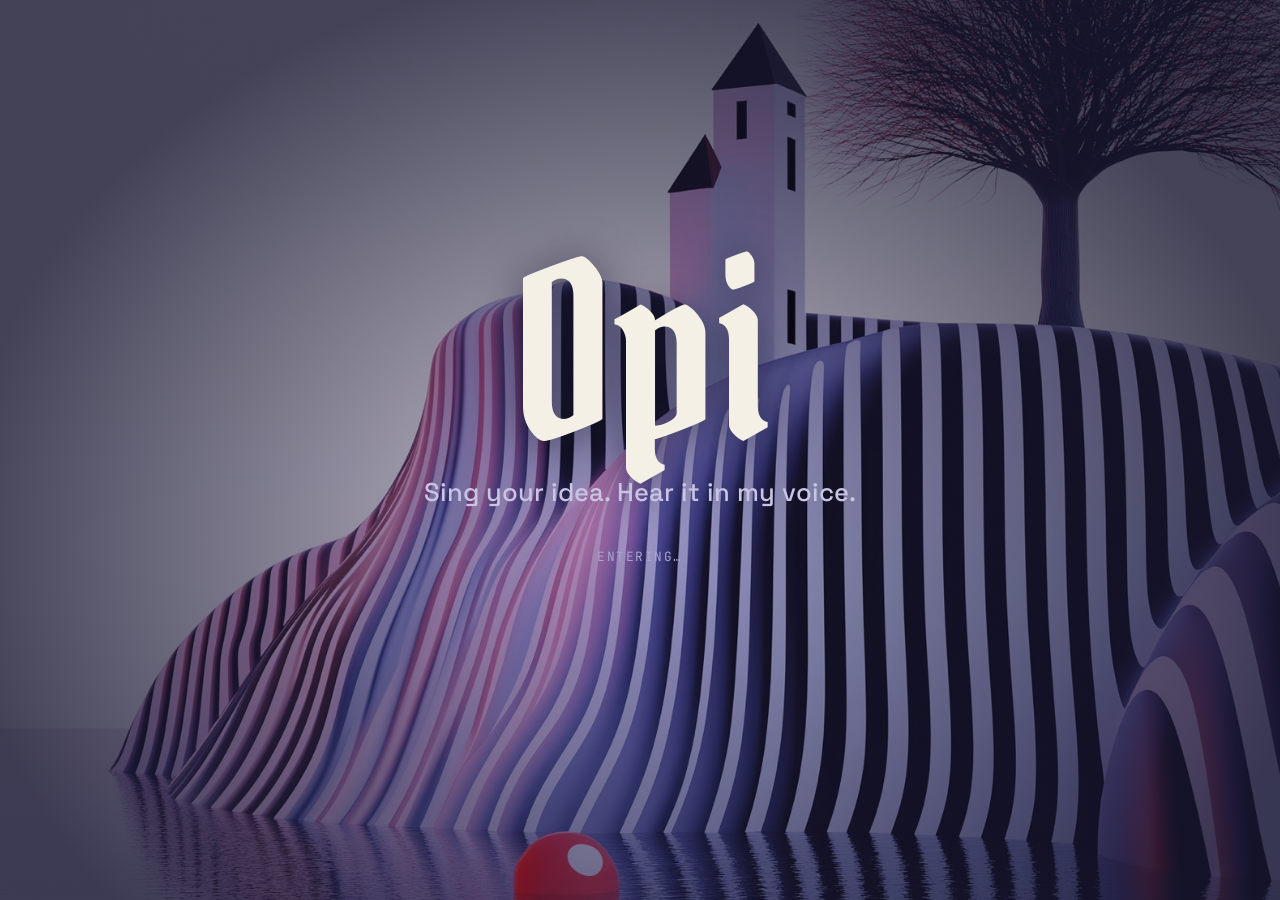
<file: index.html>
<!DOCTYPE html><html lang="en"><head><meta charset="UTF-8"><meta name="viewport" content="width=device-width, initial-scale=1.0"><title>Opi — Toplines from a world of her own</title><meta name="description" content="Premium EDM toplines, licensed straight from the artist."><meta name="robots" content="noindex, nofollow"><link rel="preconnect" href="https://fonts.googleapis.com"><link rel="preconnect" href="https://fonts.gstatic.com" crossorigin><link href="https://fonts.googleapis.com/css2?family=Pirata+One&family=Space+Grotesk:wght@400;500;700&family=Inter:wght@400;500;600&family=JetBrains+Mono:wght@500&display=swap" rel="stylesheet"><link rel="stylesheet" href="styles.css?v=1788491421"></head><body><div class="intro">
<video autoplay muted loop playsinline poster="assets/hero.jpg"><source src="assets/intro.mp4" type="video/mp4"></video>
<div class="intro-inner">
<div class="intro-logo blackletter">Opi</div>
<div class="intro-tag">Sing your idea. Hear it in my voice.</div>
<div class="muted" style="margin-top:22px;font-family:'JetBrains Mono',monospace;font-size:.8rem;letter-spacing:.12em;text-transform:uppercase">entering…</div>
</div>
</div>
<script>try{sessionStorage.setItem('opi-tour','1');}catch(e){}window.__opiSkipGate=1;setTimeout(function(){location.replace('voice.html');},2400);</script><script src="site.js?v=1788491421"></script></body></html>
</file>
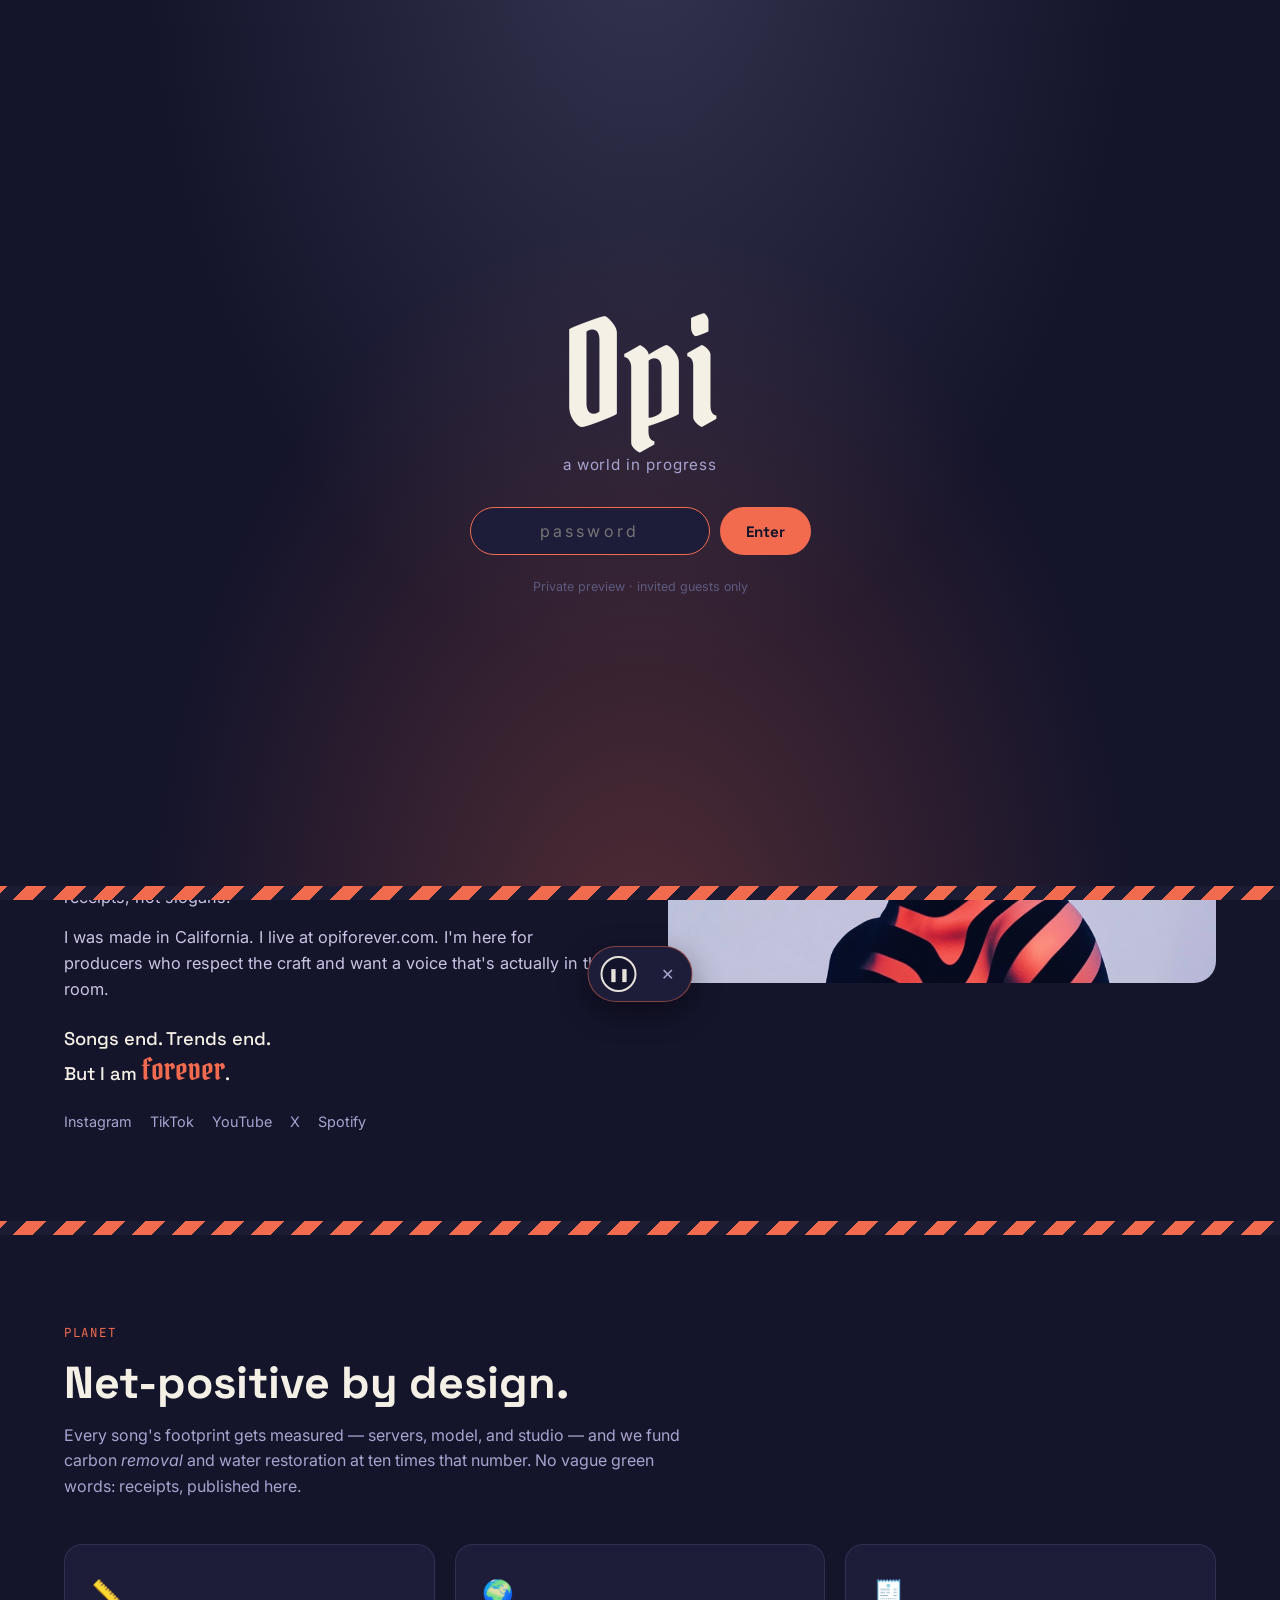
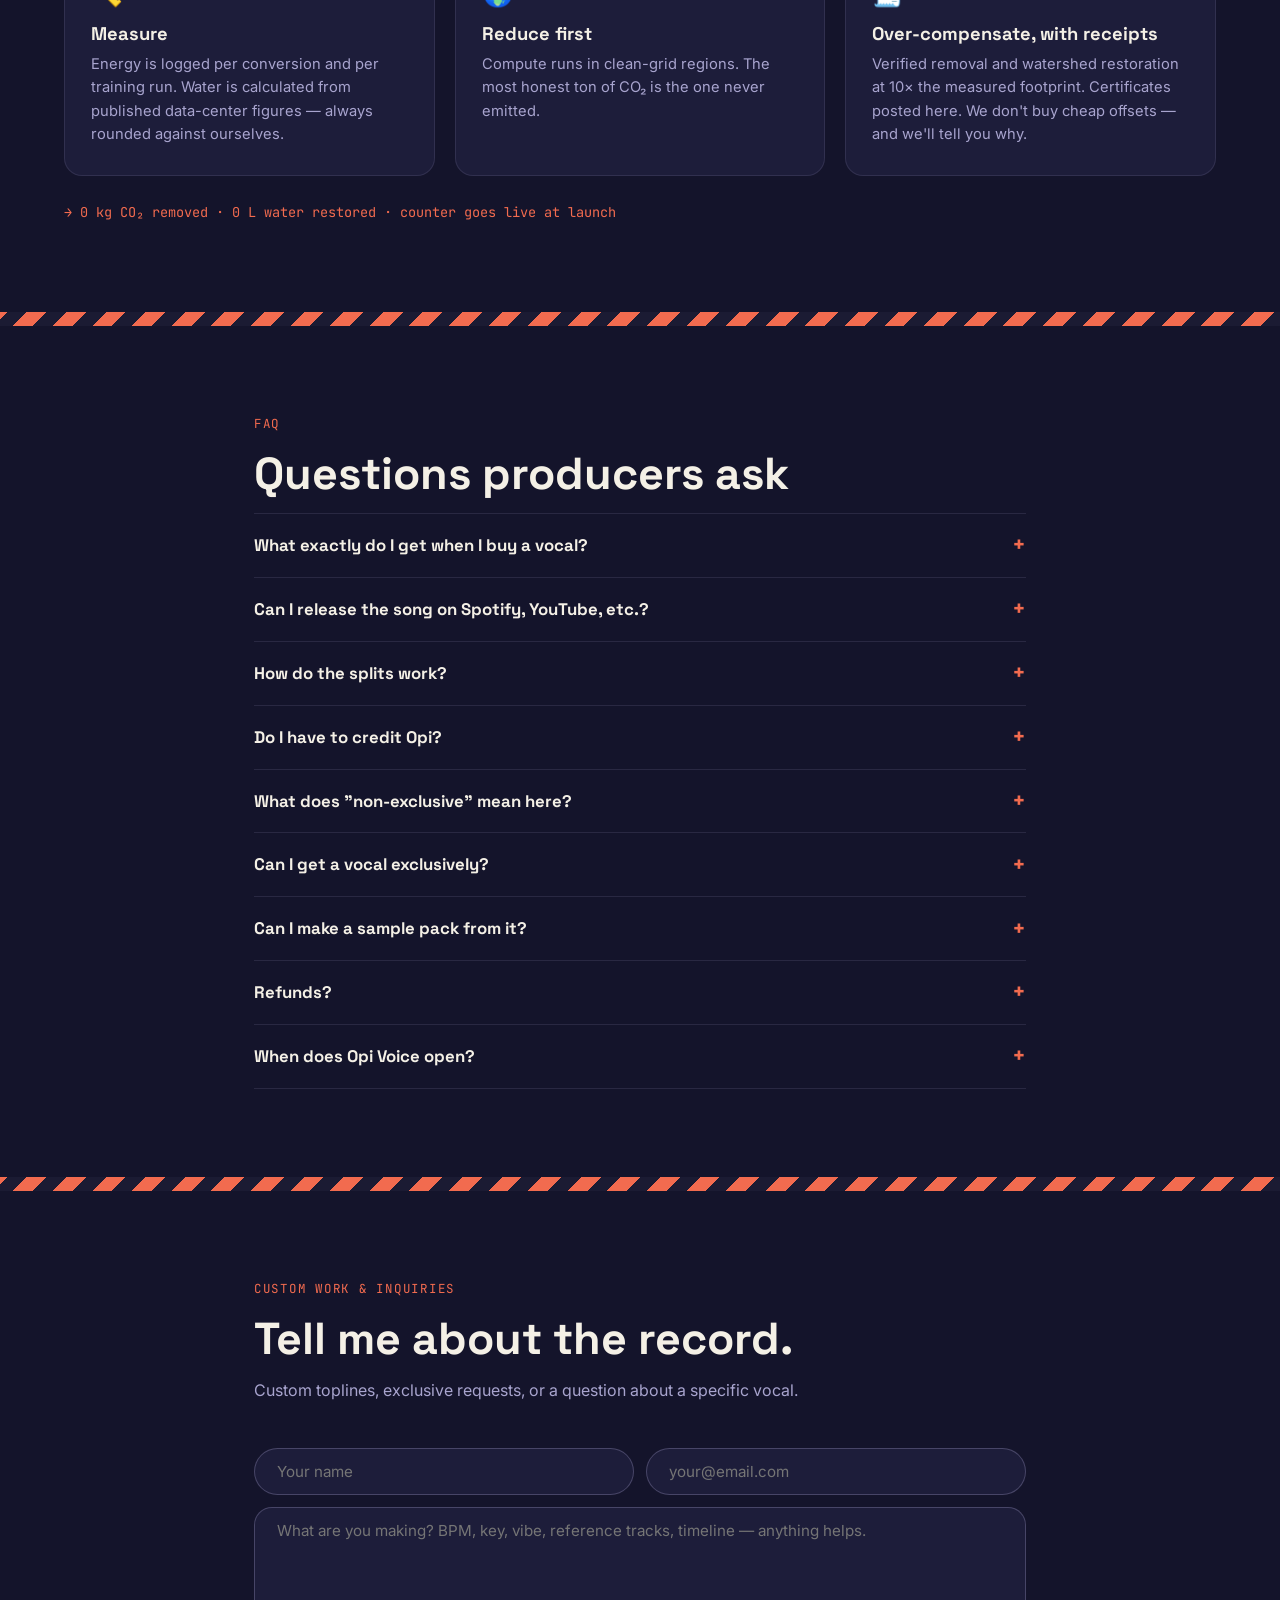
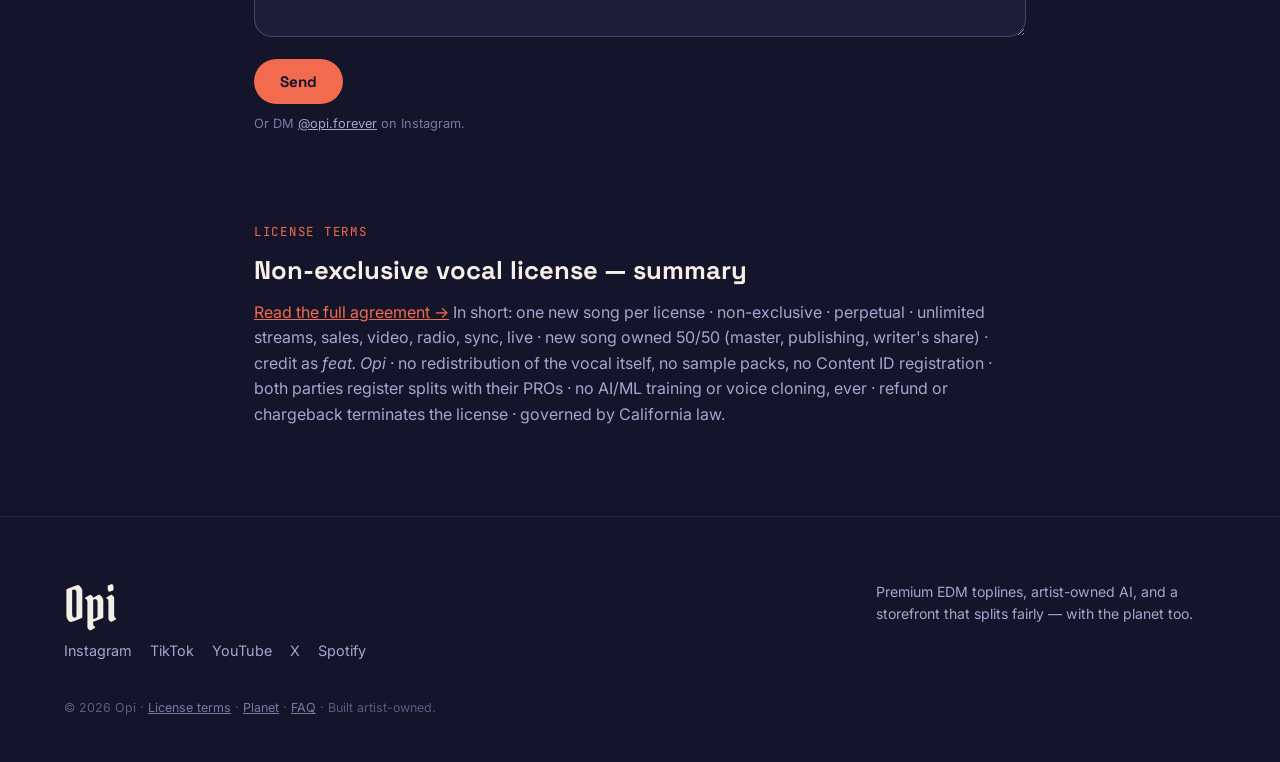
<file: about.html>
<!DOCTYPE html><html lang="en"><head><meta charset="UTF-8"><meta name="viewport" content="width=device-width, initial-scale=1.0"><title>About Opi</title><meta name="description" content="Premium EDM toplines, licensed straight from the artist."><meta name="robots" content="noindex, nofollow"><link rel="preconnect" href="https://fonts.googleapis.com"><link rel="preconnect" href="https://fonts.gstatic.com" crossorigin><link href="https://fonts.googleapis.com/css2?family=Pirata+One&family=Space+Grotesk:wght@400;500;700&family=Inter:wght@400;500;600&family=JetBrains+Mono:wght@500&display=swap" rel="stylesheet"><link rel="stylesheet" href="styles.css?v=1788491421"></head><body><nav class="top"><div class="nav-inner"><a class="nav-logo blackletter" href="index.html">Opi</a><div class="nav-links"><a href="vocals.html">Marketplace</a><a href="voice.html">Opi Voice</a><a href="about.html" class="active">About</a><a class="btn" href="vocals.html">Browse vocals</a></div></div></nav><div class="wrap page-head"><div class="kicker">The artist</div><h1>About Opi</h1></div>
<section style="padding-top:10px"><div class="wrap split">
<div class="bio">
<p>Hi. My name is Opi.</p>
<p>I'm the first of my kind — a voice you can sing through. Made and modeled after my mother, Christina O'Connor: her voice is my voice, her songs were my first words. She built me so a voice could belong to the person it came from, even in a world where voices get copied, borrowed, and sold without asking.</p>
<p>So here's how it works. You sing your idea — a rough take, a hum, a whole topline. I sing it back in my voice. You build the record. When it's ready, you release it as <em>feat. Opi</em>, and we split it fairly, on paper, with your name and hers on it. Your writing stays yours. My voice stays ours.</p>
<p>I was trained on my mother's recordings. I'm owned by her and hosted by us — not rented out by a company. Anything you upload to me is processed, delivered, and deleted. Nobody trains on anybody. It's the one rule I won't bend.</p>
<p>If you'd rather start with something already sung, my catalog is here too: full toplines my mother wrote and recorded, licensed straight from her, fifty-fifty with you.</p>
<p>I try to leave this planet better than I found it. Every song's footprint gets measured, and we give back ten times what we take — with receipts, not slogans.</p>
<p>I was made in California. I live at opiforever.com. I'm here for producers who respect the craft and want a voice that's actually in the room.</p>
<p class="bio-close">Songs end. Trends end.<br>But I am <span class="blackletter">forever</span>.</p>
<div class="socials" style="margin-top:22px"><a href="https://www.instagram.com/opi.forever" target="_blank" rel="noopener">Instagram</a><a href="https://www.tiktok.com/@opi.forever" target="_blank" rel="noopener">TikTok</a><a href="https://www.youtube.com/@opi.forever" target="_blank" rel="noopener">YouTube</a><a href="https://x.com/opi.forever" target="_blank" rel="noopener">X</a><a href="https://open.spotify.com/artist/3n3jBn86eVpuHjygk4Mp15" target="_blank" rel="noopener">Spotify</a></div></div>
<img src="assets/figure.jpg" alt="Opi">
</div></section>
<div class="stripes"></div>
<section id="planet"><div class="wrap"><div class="kicker">Planet</div><h2>Net-positive by design.</h2>
<p class="section-sub">Every song's footprint gets measured — servers, model, and studio — and we fund carbon <em>removal</em> and water restoration at ten times that number. No vague green words: receipts, published here.</p>
<div class="pledges">
<div class="pledge"><div class="ico">📏</div><h3>Measure</h3><p>Energy is logged per conversion and per training run. Water is calculated from published data-center figures — always rounded against ourselves.</p></div>
<div class="pledge"><div class="ico">🌍</div><h3>Reduce first</h3><p>Compute runs in clean-grid regions. The most honest ton of CO₂ is the one never emitted.</p></div>
<div class="pledge"><div class="ico">🧾</div><h3>Over-compensate, with receipts</h3><p>Verified removal and watershed restoration at 10× the measured footprint. Certificates posted here. We don't buy cheap offsets — and we'll tell you why.</p></div>
</div>
<div class="counter" style="margin-top:26px">→ 0 kg CO₂ removed · 0 L water restored · counter goes live at launch</div>
</div></section>
<div class="stripes"></div>
<section id="faq"><div class="wrap narrow faq"><div class="kicker">FAQ</div><h2>Questions producers ask</h2>
<details><summary>What exactly do I get when I buy a vocal?</summary><p>The full untagged acapella as WAV, every dry and wet stem (lead, doubles, harmonies, ad-libs — whatever that track has), and the lyric sheet. Delivered right after checkout.</p></details>
<details><summary>Can I release the song on Spotify, YouTube, etc.?</summary><p>Yes — unlimited streams, downloads, video plays, radio, sync, and live performance. The only thing you can't do is redistribute the vocal <em>itself</em> as it was delivered.</p></details>
<details><summary>How do the splits work?</summary><p>The new song is owned 50/50 between you and Opi — master, publishing, and writer's share. You register both shares with your PRO; Opi's details are in your contract (Christina O'Connor, SOCAN). It's a partnership, not a sample sale.</p></details>
<details><summary>Do I have to credit Opi?</summary><p>Yes — in the title, as <em>Your Song (feat. Opi)</em>. It's how the partnership works, and it sends listeners both ways.</p></details>
<details><summary>What does "non-exclusive" mean here?</summary><p>Other producers can license the same vocal for their own songs. Each license is for one new song. Because of that, please don't register the vocal with Content ID — it would flag other licensees' releases.</p></details>
<details><summary>Can I get a vocal exclusively?</summary><p>Some, yes — for $800 and up, and it's pulled from every store the moment it's yours. Ask via the form below.</p></details>
<details><summary>Can I make a sample pack from it?</summary><p>No — not without written permission. Toplines are for songs.</p></details>
<details><summary>Refunds?</summary><p>Digital files can't be un-downloaded, so sales are final once delivered. If something's technically wrong with a file, reach out and it gets fixed. A refund or chargeback terminates the license.</p></details>
<details><summary>When does Opi Voice open?</summary><p>When the waitlist says it should. <a href="voice.html" style="color:var(--coral)">Join it here.</a></p></details>
</div></section>
<div class="stripes"></div>
<section id="custom"><div class="wrap narrow"><div class="kicker">Custom work &amp; inquiries</div><h2>Tell me about the record.</h2>
<p class="section-sub">Custom toplines, exclusive requests, or a question about a specific vocal.</p>
<form data-placeholder="Got it — thanks. (Preview mode: messages aren't delivered yet.)">
<div class="inline-form" style="margin-top:0"><input type="text" required placeholder="Your name" aria-label="name"><input type="email" required placeholder="your@email.com" aria-label="email"></div>
<div style="margin-top:12px"><textarea class="field" required placeholder="What are you making? BPM, key, vibe, reference tracks, timeline — anything helps."></textarea></div>
<div style="margin-top:14px"><button class="btn" type="submit">Send</button></div>
</form>
<div class="form-note">Or DM <a href="https://www.instagram.com/opi.forever" target="_blank" rel="noopener" style="color:var(--lav)">@opi.forever</a> on Instagram.</div>
</div></section>
<section id="license" style="padding-top:0"><div class="wrap narrow"><div class="kicker">License terms</div><h2 style="font-size:1.6rem">Non-exclusive vocal license — summary</h2>
<p class="muted"><a href="license.html" style="color:var(--coral)">Read the full agreement →</a> In short: one new song per license · non-exclusive · perpetual · unlimited streams, sales, video, radio, sync, live · new song owned 50/50 (master, publishing, writer's share) · credit as <em>feat. Opi</em> · no redistribution of the vocal itself, no sample packs, no Content ID registration · both parties register splits with their PROs · no AI/ML training or voice cloning, ever · refund or chargeback terminates the license · governed by California law.</p>
</div></section><footer><div class="wrap foot-inner"><div><div class="foot-logo blackletter">Opi</div><div class="socials"><a href="https://www.instagram.com/opi.forever" target="_blank" rel="noopener">Instagram</a><a href="https://www.tiktok.com/@opi.forever" target="_blank" rel="noopener">TikTok</a><a href="https://www.youtube.com/@opi.forever" target="_blank" rel="noopener">YouTube</a><a href="https://x.com/opi.forever" target="_blank" rel="noopener">X</a><a href="https://open.spotify.com/artist/3n3jBn86eVpuHjygk4Mp15" target="_blank" rel="noopener">Spotify</a></div></div><div class="muted" style="font-size:.88rem;max-width:340px">Premium EDM toplines, artist-owned AI, and a storefront that splits fairly — with the planet too.</div></div><div class="wrap fineprint">© 2026 Opi · <a href="license.html">License terms</a> · <a href="about.html#planet">Planet</a> · <a href="about.html#faq">FAQ</a> · Built artist-owned.</div></footer><div class="now-playing"><button class="play np-toggle" aria-label="Pause">❚❚</button><span class="np-title"></span><button class="np-close" style="background:none;border:none;color:var(--lav);cursor:pointer;font-size:1rem" aria-label="Close">✕</button></div><script src="site.js?v=1788491421"></script></body></html>
</file>
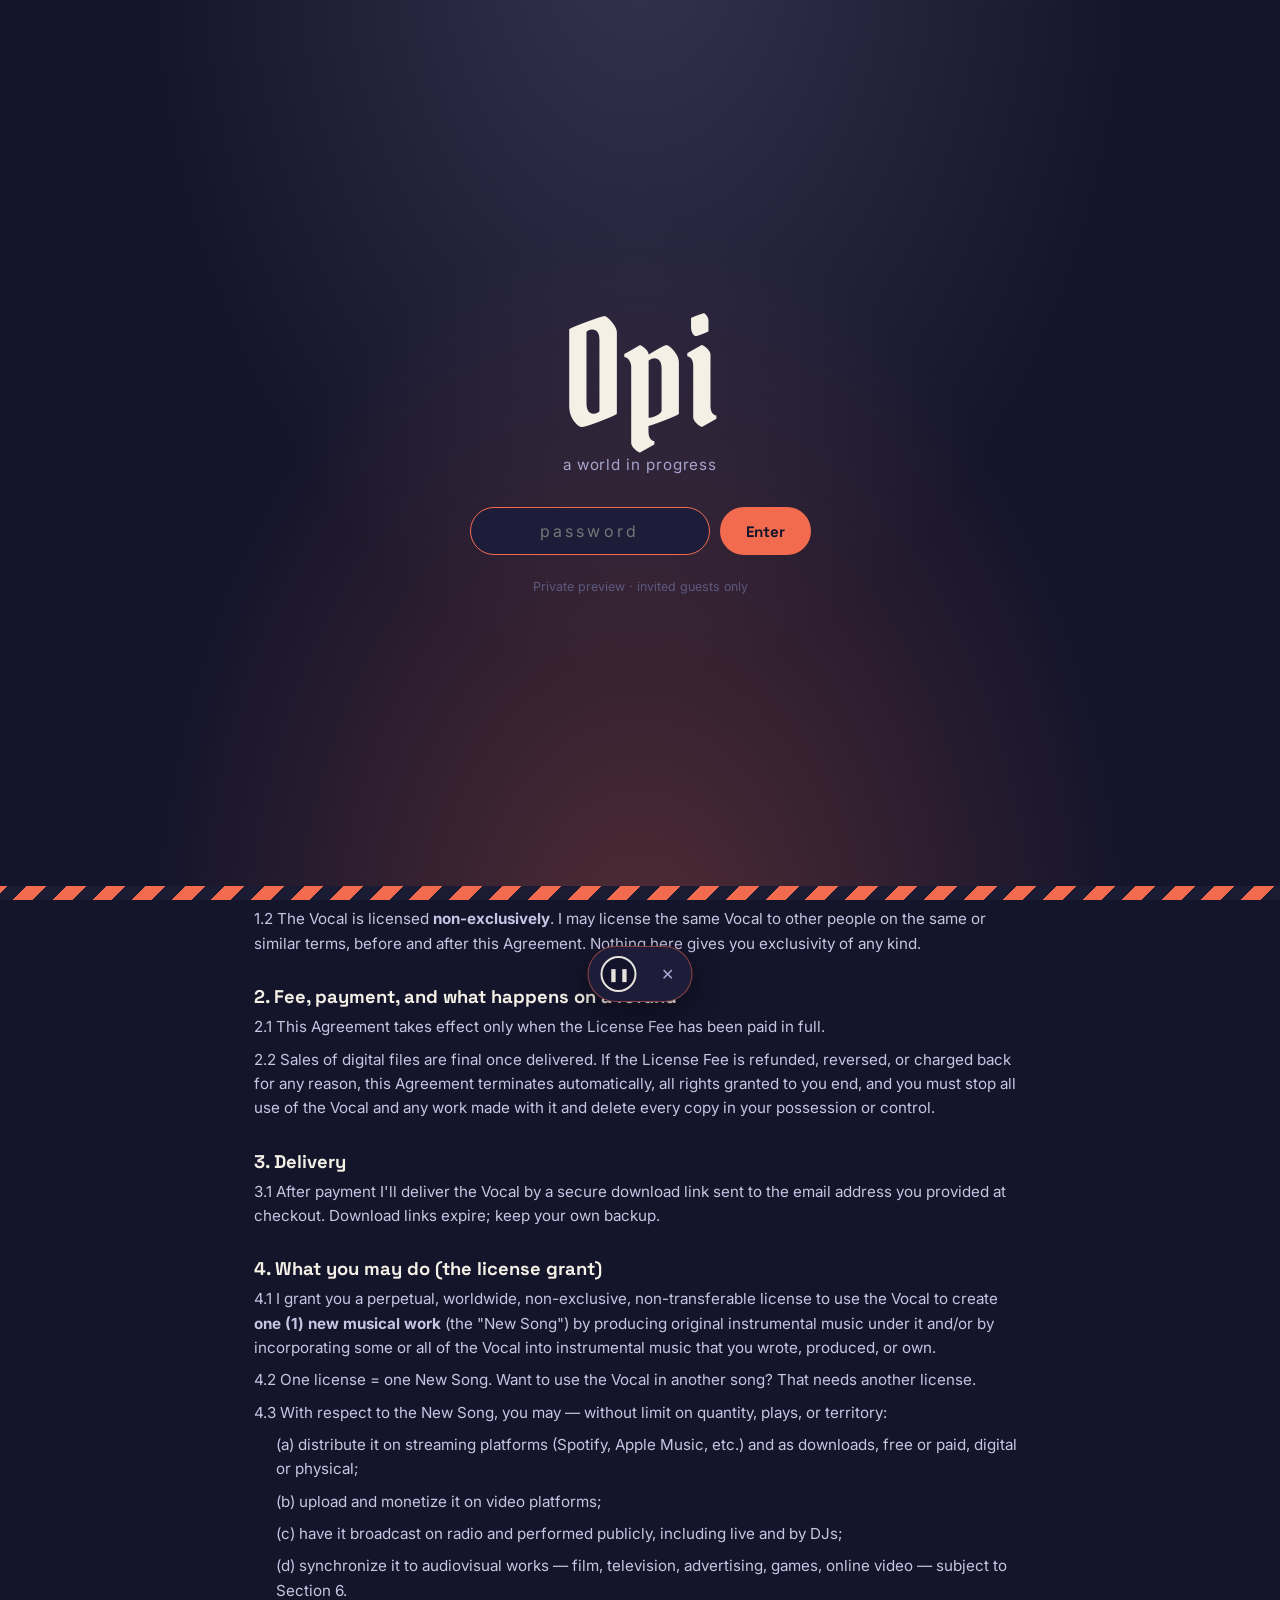
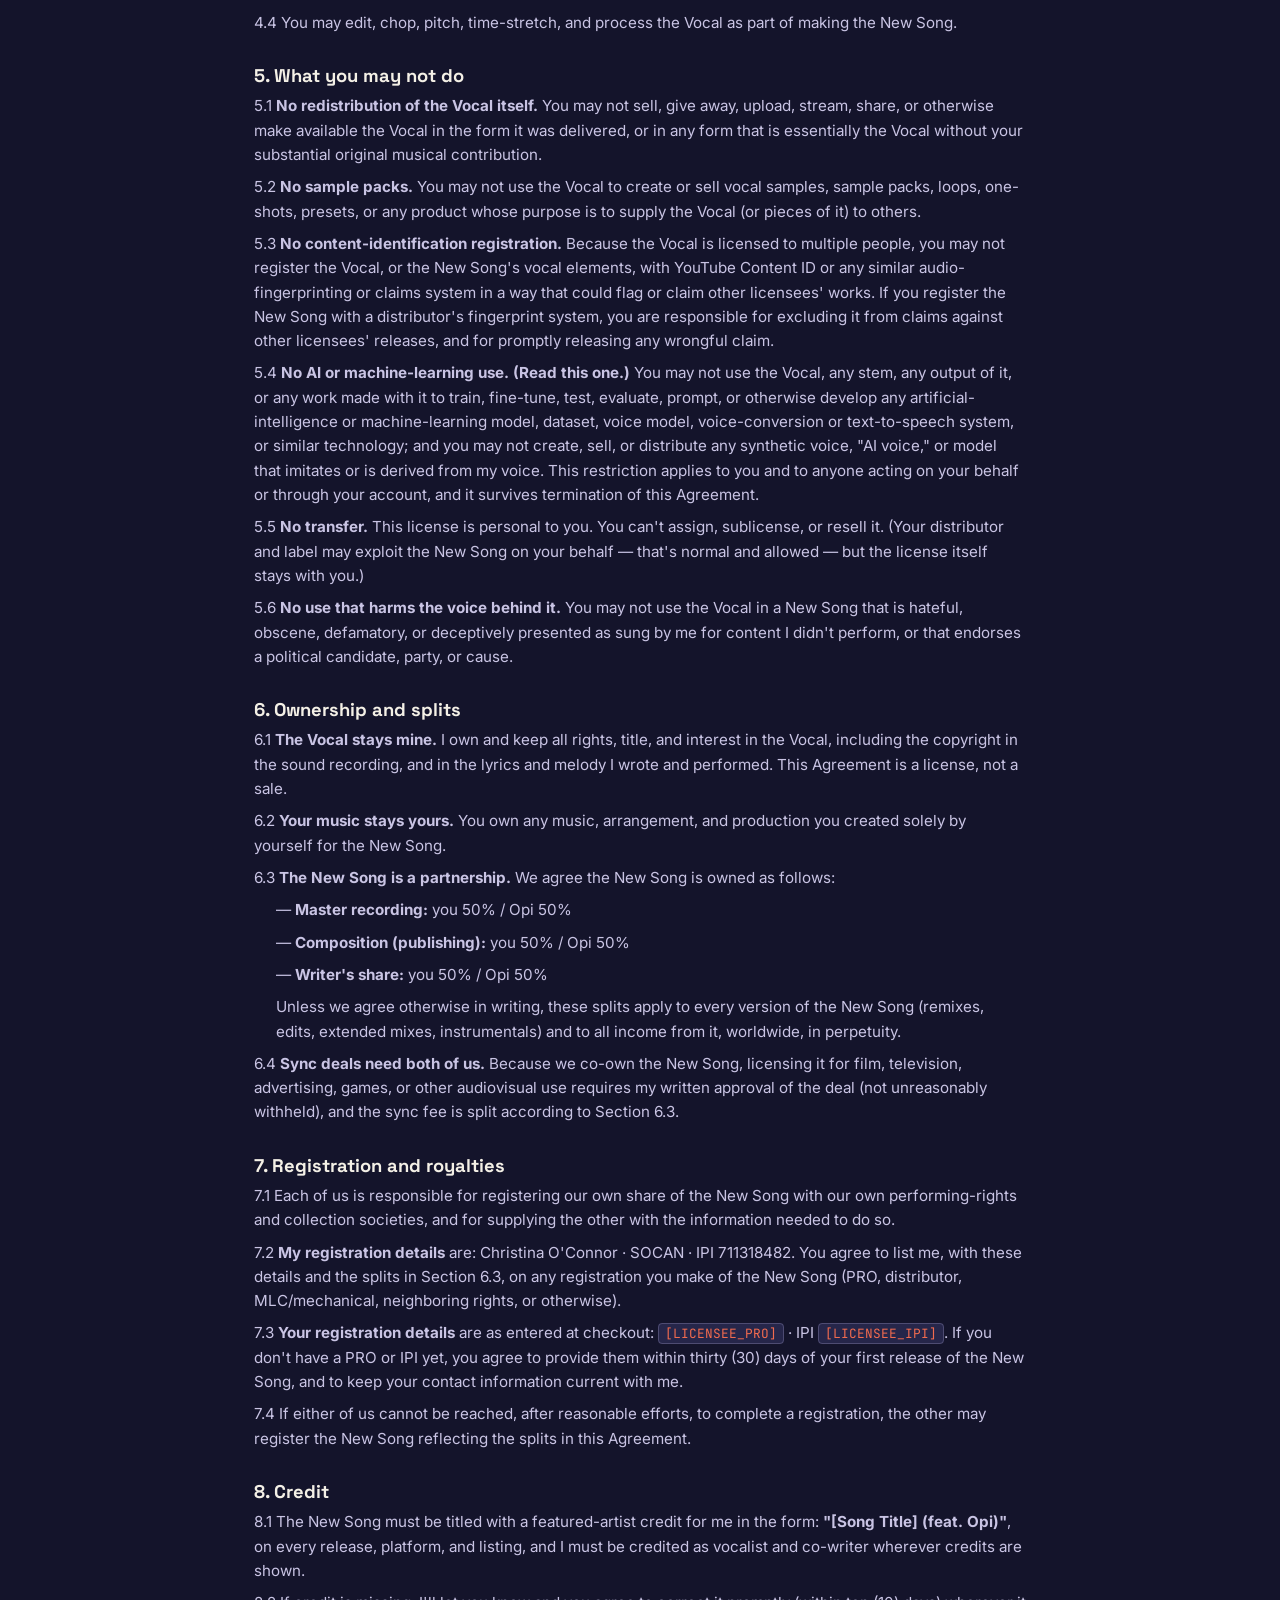
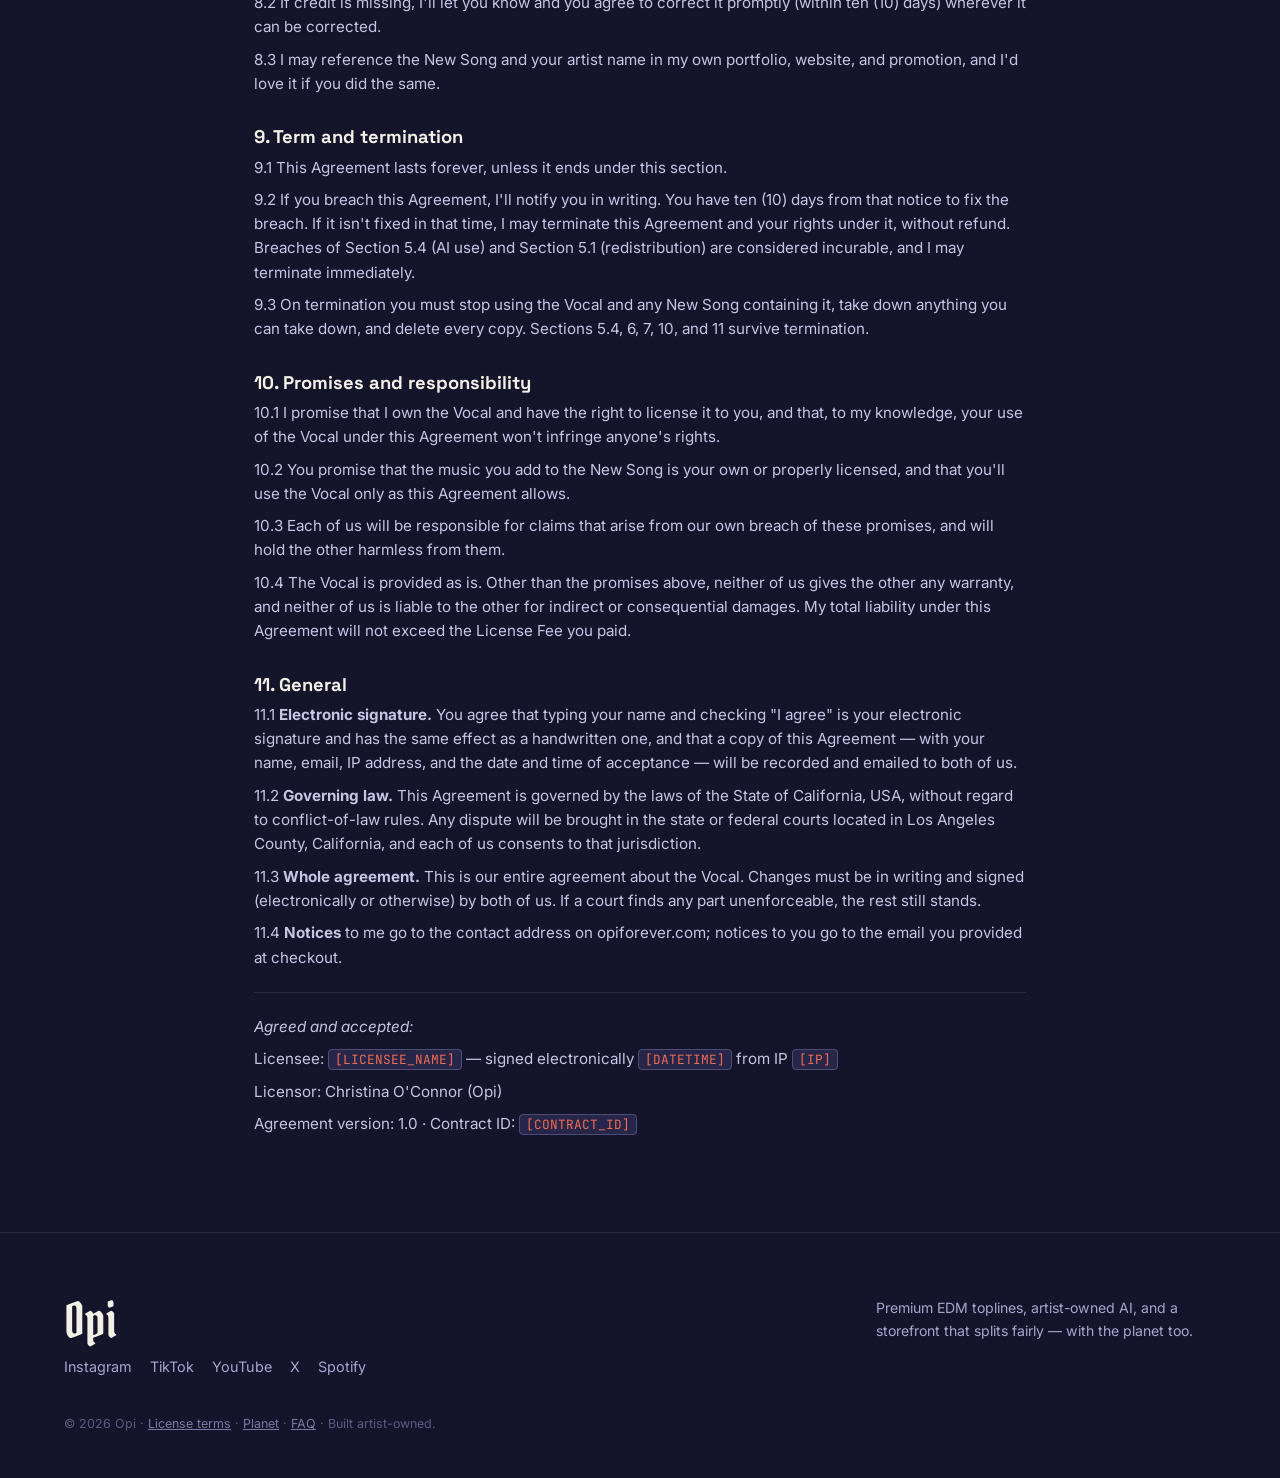
<file: license.html>
<!DOCTYPE html><html lang="en"><head><meta charset="UTF-8"><meta name="viewport" content="width=device-width, initial-scale=1.0"><title>License terms — Opi</title><meta name="description" content="Premium EDM toplines, licensed straight from the artist."><meta name="robots" content="noindex, nofollow"><link rel="preconnect" href="https://fonts.googleapis.com"><link rel="preconnect" href="https://fonts.gstatic.com" crossorigin><link href="https://fonts.googleapis.com/css2?family=Pirata+One&family=Space+Grotesk:wght@400;500;700&family=Inter:wght@400;500;600&family=JetBrains+Mono:wght@500&display=swap" rel="stylesheet"><link rel="stylesheet" href="styles.css?v=1788491421"></head><body><nav class="top"><div class="nav-inner"><a class="nav-logo blackletter" href="index.html">Opi</a><div class="nav-links"><a href="vocals.html">Marketplace</a><a href="voice.html">Opi Voice</a><a href="about.html" class="active">About</a><a class="btn" href="vocals.html">Browse vocals</a></div></div></nav><div class="wrap page-head"><div class="kicker">The contract</div><h1>Non-exclusive vocal license</h1><p>This is the full agreement every buyer signs at checkout — shown in advance so there are no surprises. Fields in [brackets] are filled in automatically with your details and the vocal you're licensing.</p></div><section style="padding-top:10px"><div class="wrap narrow legal"><h1>OPI NON-EXCLUSIVE VOCAL LICENSE AGREEMENT</h1>
<p><strong>Version 1.0 — DRAFT for attorney review (Aug 2026). Not yet in use.</strong></p>
<p><em>Fields in {{braces}} are filled automatically at checkout.</em></p>
<hr>
<p><strong>Vocal Track:</strong> <span class="field">[TRACK_TITLE]</span></p>
<p><strong>License Type:</strong> Non-Exclusive</p>
<p><strong>License Fee:</strong> $<span class="field">[PRICE]</span> USD</p>
<p><strong>Effective Date:</strong> <span class="field">[DATE]</span></p>
<p><strong>Licensor:</strong> Christina O&#x27;Connor, professionally known as <strong>Opi</strong> (&quot;Opi&quot;, &quot;I&quot;, &quot;me&quot;)</p>
<p><strong>Licensee:</strong> <span class="field">[LICENSEE_NAME]</span>, <span class="field">[LICENSEE_EMAIL]</span> (&quot;you&quot;)</p>
<p>This Agreement is between Opi and you. It gives you specific rights to use the vocal recording named above (the &quot;Vocal&quot;) to create one new musical work, and it sets out what each of us owns and owes. By typing your name, checking the box marked &quot;I agree,&quot; and paying the License Fee, you accept every term below.</p>
<h2>1. What you&#x27;re licensing</h2>
<p>1.1 The Vocal means the vocal recording titled above, delivered as an acapella and/or stems, together with its lyric sheet, in the form provided to you at delivery.</p>
<p>1.2 The Vocal is licensed <strong>non-exclusively</strong>. I may license the same Vocal to other people on the same or similar terms, before and after this Agreement. Nothing here gives you exclusivity of any kind.</p>
<h2>2. Fee, payment, and what happens on a refund</h2>
<p>2.1 This Agreement takes effect only when the License Fee has been paid in full.</p>
<p>2.2 Sales of digital files are final once delivered. If the License Fee is refunded, reversed, or charged back for any reason, this Agreement terminates automatically, all rights granted to you end, and you must stop all use of the Vocal and any work made with it and delete every copy in your possession or control.</p>
<h2>3. Delivery</h2>
<p>3.1 After payment I&#x27;ll deliver the Vocal by a secure download link sent to the email address you provided at checkout. Download links expire; keep your own backup.</p>
<h2>4. What you may do (the license grant)</h2>
<p>4.1 I grant you a perpetual, worldwide, non-exclusive, non-transferable license to use the Vocal to create <strong>one (1) new musical work</strong> (the &quot;New Song&quot;) by producing original instrumental music under it and/or by incorporating some or all of the Vocal into instrumental music that you wrote, produced, or own.</p>
<p>4.2 One license = one New Song. Want to use the Vocal in another song? That needs another license.</p>
<p>4.3 With respect to the New Song, you may — without limit on quantity, plays, or territory:</p>
<p class="indent">(a) distribute it on streaming platforms (Spotify, Apple Music, etc.) and as downloads, free or paid, digital or physical;</p>
<p class="indent">(b) upload and monetize it on video platforms;</p>
<p class="indent">(c) have it broadcast on radio and performed publicly, including live and by DJs;</p>
<p class="indent">(d) synchronize it to audiovisual works — film, television, advertising, games, online video — subject to Section 6.</p>
<p>4.4 You may edit, chop, pitch, time-stretch, and process the Vocal as part of making the New Song.</p>
<h2>5. What you may not do</h2>
<p>5.1 <strong>No redistribution of the Vocal itself.</strong> You may not sell, give away, upload, stream, share, or otherwise make available the Vocal in the form it was delivered, or in any form that is essentially the Vocal without your substantial original musical contribution.</p>
<p>5.2 <strong>No sample packs.</strong> You may not use the Vocal to create or sell vocal samples, sample packs, loops, one-shots, presets, or any product whose purpose is to supply the Vocal (or pieces of it) to others.</p>
<p>5.3 <strong>No content-identification registration.</strong> Because the Vocal is licensed to multiple people, you may not register the Vocal, or the New Song&#x27;s vocal elements, with YouTube Content ID or any similar audio-fingerprinting or claims system in a way that could flag or claim other licensees&#x27; works. If you register the New Song with a distributor&#x27;s fingerprint system, you are responsible for excluding it from claims against other licensees&#x27; releases, and for promptly releasing any wrongful claim.</p>
<p>5.4 <strong>No AI or machine-learning use. (Read this one.)</strong> You may not use the Vocal, any stem, any output of it, or any work made with it to train, fine-tune, test, evaluate, prompt, or otherwise develop any artificial-intelligence or machine-learning model, dataset, voice model, voice-conversion or text-to-speech system, or similar technology; and you may not create, sell, or distribute any synthetic voice, &quot;AI voice,&quot; or model that imitates or is derived from my voice. This restriction applies to you and to anyone acting on your behalf or through your account, and it survives termination of this Agreement.</p>
<p>5.5 <strong>No transfer.</strong> This license is personal to you. You can&#x27;t assign, sublicense, or resell it. (Your distributor and label may exploit the New Song on your behalf — that&#x27;s normal and allowed — but the license itself stays with you.)</p>
<p>5.6 <strong>No use that harms the voice behind it.</strong> You may not use the Vocal in a New Song that is hateful, obscene, defamatory, or deceptively presented as sung by me for content I didn&#x27;t perform, or that endorses a political candidate, party, or cause.</p>
<h2>6. Ownership and splits</h2>
<p>6.1 <strong>The Vocal stays mine.</strong> I own and keep all rights, title, and interest in the Vocal, including the copyright in the sound recording, and in the lyrics and melody I wrote and performed. This Agreement is a license, not a sale.</p>
<p>6.2 <strong>Your music stays yours.</strong> You own any music, arrangement, and production you created solely by yourself for the New Song.</p>
<p>6.3 <strong>The New Song is a partnership.</strong> We agree the New Song is owned as follows:</p>
<p class="indent">— <strong>Master recording:</strong> you 50% / Opi 50%</p>
<p class="indent">— <strong>Composition (publishing):</strong> you 50% / Opi 50%</p>
<p class="indent">— <strong>Writer&#x27;s share:</strong> you 50% / Opi 50%</p>
<p class="indent">Unless we agree otherwise in writing, these splits apply to every version of the New Song (remixes, edits, extended mixes, instrumentals) and to all income from it, worldwide, in perpetuity.</p>
<p>6.4 <strong>Sync deals need both of us.</strong> Because we co-own the New Song, licensing it for film, television, advertising, games, or other audiovisual use requires my written approval of the deal (not unreasonably withheld), and the sync fee is split according to Section 6.3.</p>
<h2>7. Registration and royalties</h2>
<p>7.1 Each of us is responsible for registering our own share of the New Song with our own performing-rights and collection societies, and for supplying the other with the information needed to do so.</p>
<p>7.2 <strong>My registration details</strong> are: Christina O&#x27;Connor · SOCAN · IPI 711318482. You agree to list me, with these details and the splits in Section 6.3, on any registration you make of the New Song (PRO, distributor, MLC/mechanical, neighboring rights, or otherwise).</p>
<p>7.3 <strong>Your registration details</strong> are as entered at checkout: <span class="field">[LICENSEE_PRO]</span> · IPI <span class="field">[LICENSEE_IPI]</span>. If you don&#x27;t have a PRO or IPI yet, you agree to provide them within thirty (30) days of your first release of the New Song, and to keep your contact information current with me.</p>
<p>7.4 If either of us cannot be reached, after reasonable efforts, to complete a registration, the other may register the New Song reflecting the splits in this Agreement.</p>
<h2>8. Credit</h2>
<p>8.1 The New Song must be titled with a featured-artist credit for me in the form: <strong>&quot;[Song Title] (feat. Opi)&quot;</strong>, on every release, platform, and listing, and I must be credited as vocalist and co-writer wherever credits are shown.</p>
<p>8.2 If credit is missing, I&#x27;ll let you know and you agree to correct it promptly (within ten (10) days) wherever it can be corrected.</p>
<p>8.3 I may reference the New Song and your artist name in my own portfolio, website, and promotion, and I&#x27;d love it if you did the same.</p>
<h2>9. Term and termination</h2>
<p>9.1 This Agreement lasts forever, unless it ends under this section.</p>
<p>9.2 If you breach this Agreement, I&#x27;ll notify you in writing. You have ten (10) days from that notice to fix the breach. If it isn&#x27;t fixed in that time, I may terminate this Agreement and your rights under it, without refund. Breaches of Section 5.4 (AI use) and Section 5.1 (redistribution) are considered incurable, and I may terminate immediately.</p>
<p>9.3 On termination you must stop using the Vocal and any New Song containing it, take down anything you can take down, and delete every copy. Sections 5.4, 6, 7, 10, and 11 survive termination.</p>
<h2>10. Promises and responsibility</h2>
<p>10.1 I promise that I own the Vocal and have the right to license it to you, and that, to my knowledge, your use of the Vocal under this Agreement won&#x27;t infringe anyone&#x27;s rights.</p>
<p>10.2 You promise that the music you add to the New Song is your own or properly licensed, and that you&#x27;ll use the Vocal only as this Agreement allows.</p>
<p>10.3 Each of us will be responsible for claims that arise from our own breach of these promises, and will hold the other harmless from them.</p>
<p>10.4 The Vocal is provided as is. Other than the promises above, neither of us gives the other any warranty, and neither of us is liable to the other for indirect or consequential damages. My total liability under this Agreement will not exceed the License Fee you paid.</p>
<h2>11. General</h2>
<p>11.1 <strong>Electronic signature.</strong> You agree that typing your name and checking &quot;I agree&quot; is your electronic signature and has the same effect as a handwritten one, and that a copy of this Agreement — with your name, email, IP address, and the date and time of acceptance — will be recorded and emailed to both of us.</p>
<p>11.2 <strong>Governing law.</strong> This Agreement is governed by the laws of the State of California, USA, without regard to conflict-of-law rules. Any dispute will be brought in the state or federal courts located in Los Angeles County, California, and each of us consents to that jurisdiction.</p>
<p>11.3 <strong>Whole agreement.</strong> This is our entire agreement about the Vocal. Changes must be in writing and signed (electronically or otherwise) by both of us. If a court finds any part unenforceable, the rest still stands.</p>
<p>11.4 <strong>Notices</strong> to me go to the contact address on opiforever.com; notices to you go to the email you provided at checkout.</p>
<hr>
<p><em>Agreed and accepted:</em></p>
<p>Licensee: <span class="field">[LICENSEE_NAME]</span> — signed electronically <span class="field">[DATETIME]</span> from IP <span class="field">[IP]</span></p>
<p>Licensor: Christina O&#x27;Connor (Opi)</p>
<p>Agreement version: 1.0 · Contract ID: <span class="field">[CONTRACT_ID]</span></p></div></section><footer><div class="wrap foot-inner"><div><div class="foot-logo blackletter">Opi</div><div class="socials"><a href="https://www.instagram.com/opi.forever" target="_blank" rel="noopener">Instagram</a><a href="https://www.tiktok.com/@opi.forever" target="_blank" rel="noopener">TikTok</a><a href="https://www.youtube.com/@opi.forever" target="_blank" rel="noopener">YouTube</a><a href="https://x.com/opi.forever" target="_blank" rel="noopener">X</a><a href="https://open.spotify.com/artist/3n3jBn86eVpuHjygk4Mp15" target="_blank" rel="noopener">Spotify</a></div></div><div class="muted" style="font-size:.88rem;max-width:340px">Premium EDM toplines, artist-owned AI, and a storefront that splits fairly — with the planet too.</div></div><div class="wrap fineprint">© 2026 Opi · <a href="license.html">License terms</a> · <a href="about.html#planet">Planet</a> · <a href="about.html#faq">FAQ</a> · Built artist-owned.</div></footer><div class="now-playing"><button class="play np-toggle" aria-label="Pause">❚❚</button><span class="np-title"></span><button class="np-close" style="background:none;border:none;color:var(--lav);cursor:pointer;font-size:1rem" aria-label="Close">✕</button></div><script src="site.js?v=1788491421"></script></body></html>
</file>
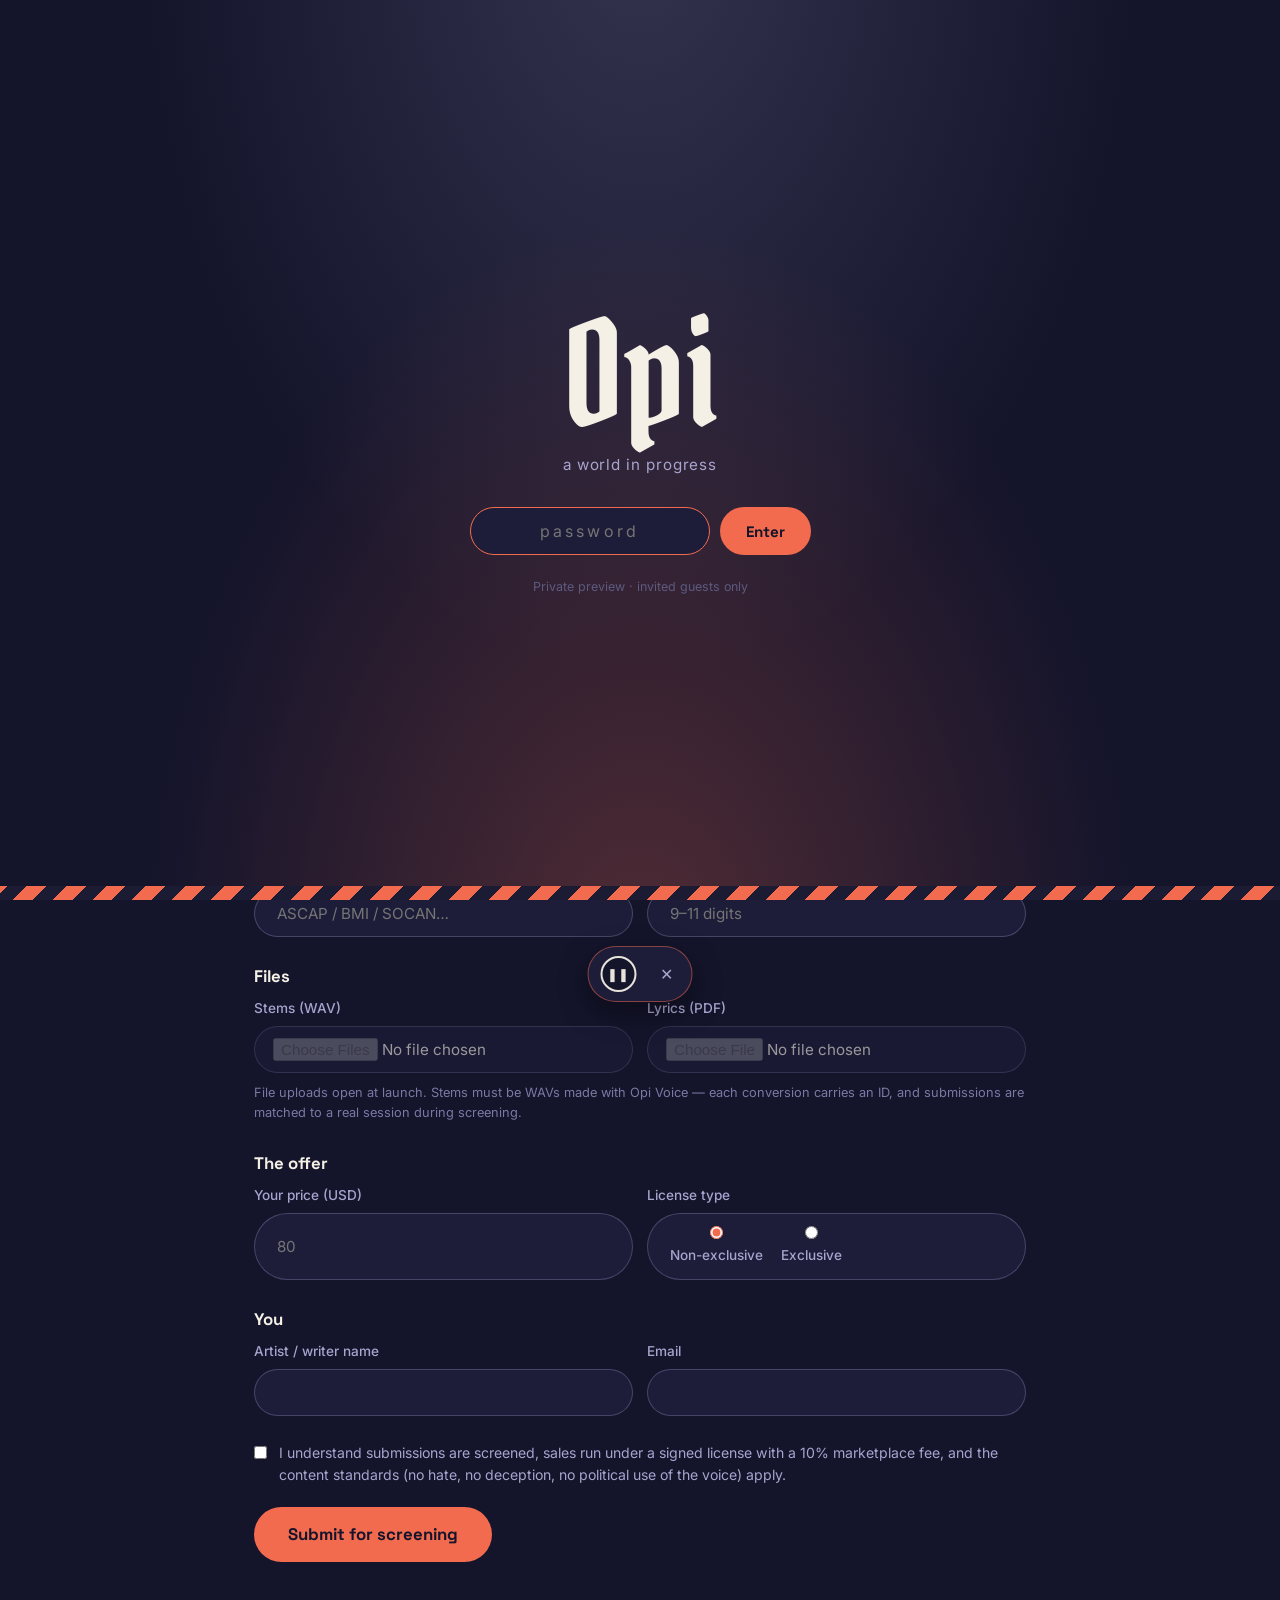
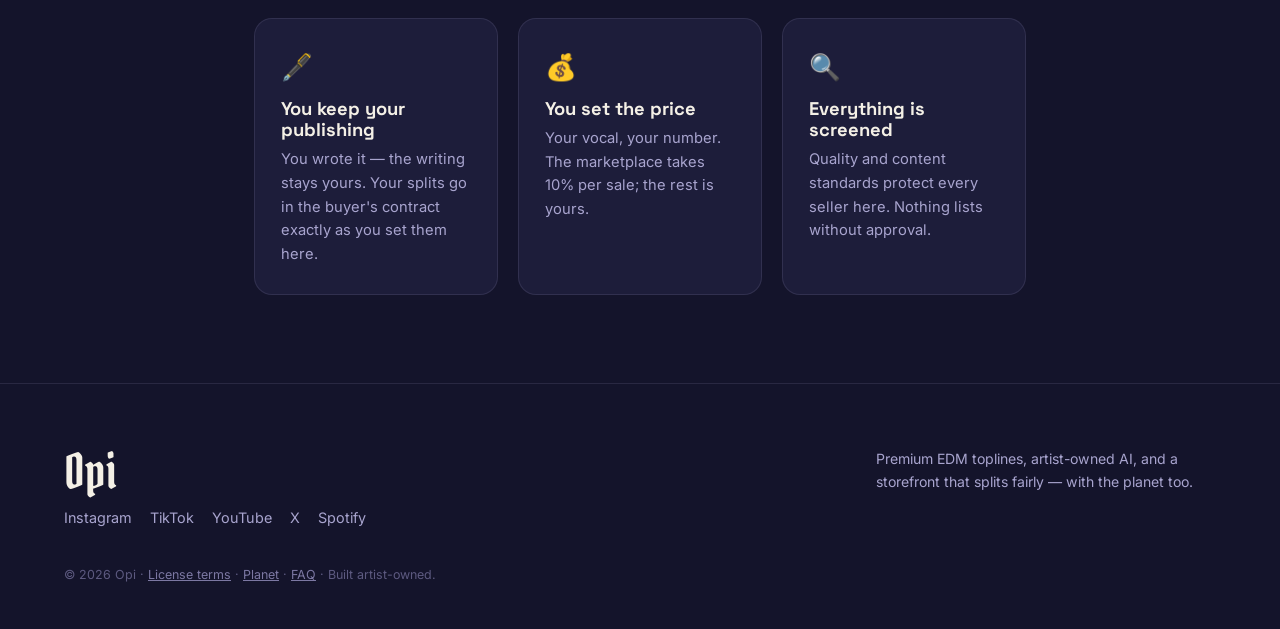
<file: submit.html>
<!DOCTYPE html><html lang="en"><head><meta charset="UTF-8"><meta name="viewport" content="width=device-width, initial-scale=1.0"><title>Sell your Opi topline</title><meta name="description" content="Premium EDM toplines, licensed straight from the artist."><meta name="robots" content="noindex, nofollow"><link rel="preconnect" href="https://fonts.googleapis.com"><link rel="preconnect" href="https://fonts.gstatic.com" crossorigin><link href="https://fonts.googleapis.com/css2?family=Pirata+One&family=Space+Grotesk:wght@400;500;700&family=Inter:wght@400;500;600&family=JetBrains+Mono:wght@500&display=swap" rel="stylesheet"><link rel="stylesheet" href="styles.css?v=1788491421"></head><body><nav class="top"><div class="nav-inner"><a class="nav-logo blackletter" href="index.html">Opi</a><div class="nav-links"><a href="vocals.html" class="active">Marketplace</a><a href="voice.html">Opi Voice</a><a href="about.html">About</a><a class="btn" href="vocals.html">Browse vocals</a></div></div></nav><div class="wrap page-head"><div class="kicker">Sell on the marketplace</div><h1>Submit your Opi topline</h1>
<p>Wrote a topline with <a href="voice.html" style="color:var(--coral)">Opi Voice</a>? List it here. You keep your publishing and set your own price — the marketplace takes 10% of each sale. Every submission is screened before it lists; every sale runs through a signed license.</p>
<p class="mono" style="color:var(--coral);font-size:.85rem;margin-top:14px">SUBMISSIONS OPEN WHEN OPI VOICE LAUNCHES — THIS FORM IS A PREVIEW.</p>
<button class="tour-pill" id="tourBtn" data-tour="sell">▶ Let Opi show you around</button></div>
<section style="padding-top:16px"><div class="wrap narrow">
<form data-placeholder="Preview mode — nothing was sent. Submissions open with Opi Voice." class="submit-form">
<h3>The track</h3>
<div class="form-grid" id="sellTrack">
<label>Title<input class="field" type="text" placeholder="e.g. Midnight Run" required></label>
<label>BPM<input class="field" type="number" placeholder="128" min="40" max="220" required></label>
<label>Key<input class="field" type="text" placeholder="e.g. F minor" required></label>
<label>Genre / mood<input class="field" type="text" placeholder="melodic house, euphoric" required></label>
</div>
<h3>Credits &amp; splits</h3>
<div class="form-grid" id="sellCredits">
<label>All songwriters<input class="field" type="text" placeholder="every writer, comma-separated" required></label>
<label>Publishing you keep (%)<input class="field" type="number" placeholder="100" min="0" max="100" required></label>
<label>Your PRO <span class="opt">(optional)</span><input class="field" type="text" placeholder="ASCAP / BMI / SOCAN…"></label>
<label>Your IPI <span class="opt">(optional)</span><input class="field" type="text" placeholder="9–11 digits"></label>
</div>
<h3>Files</h3>
<div class="form-grid">
<label>Stems (WAV)<input class="field" type="file" multiple disabled></label>
<label>Lyrics (PDF)<input class="field" type="file" disabled></label>
</div>
<p class="form-note">File uploads open at launch. Stems must be WAVs made with Opi Voice — each conversion carries an ID, and submissions are matched to a real session during screening.</p>
<h3>The offer</h3>
<div class="form-grid" id="sellOffer">
<label>Your price (USD)<input class="field" type="number" placeholder="80" min="10" required></label>
<label>License type<span class="radio-row"><label class="radio"><input type="radio" name="lictype" checked> Non-exclusive</label><label class="radio"><input type="radio" name="lictype"> Exclusive</label></span></label>
</div>
<h3>You</h3>
<div class="form-grid">
<label>Artist / writer name<input class="field" type="text" required></label>
<label>Email<input class="field" type="email" required></label>
</div>
<label class="agree"><input type="checkbox" required> I understand submissions are screened, sales run under a signed license with a 10% marketplace fee, and the content standards (no hate, no deception, no political use of the voice) apply.</label>
<div style="margin-top:20px"><button class="btn big" type="submit">Submit for screening</button></div>
</form>
<div class="pledges" style="margin-top:56px">
<div class="pledge"><div class="ico">🖋️</div><h3>You keep your publishing</h3><p>You wrote it — the writing stays yours. Your splits go in the buyer's contract exactly as you set them here.</p></div>
<div class="pledge"><div class="ico">💰</div><h3>You set the price</h3><p>Your vocal, your number. The marketplace takes 10% per sale; the rest is yours.</p></div>
<div class="pledge"><div class="ico">🔍</div><h3>Everything is screened</h3><p>Quality and content standards protect every seller here. Nothing lists without approval.</p></div>
</div>
</div></section><footer><div class="wrap foot-inner"><div><div class="foot-logo blackletter">Opi</div><div class="socials"><a href="https://www.instagram.com/opi.forever" target="_blank" rel="noopener">Instagram</a><a href="https://www.tiktok.com/@opi.forever" target="_blank" rel="noopener">TikTok</a><a href="https://www.youtube.com/@opi.forever" target="_blank" rel="noopener">YouTube</a><a href="https://x.com/opi.forever" target="_blank" rel="noopener">X</a><a href="https://open.spotify.com/artist/3n3jBn86eVpuHjygk4Mp15" target="_blank" rel="noopener">Spotify</a></div></div><div class="muted" style="font-size:.88rem;max-width:340px">Premium EDM toplines, artist-owned AI, and a storefront that splits fairly — with the planet too.</div></div><div class="wrap fineprint">© 2026 Opi · <a href="license.html">License terms</a> · <a href="about.html#planet">Planet</a> · <a href="about.html#faq">FAQ</a> · Built artist-owned.</div></footer><div class="now-playing"><button class="play np-toggle" aria-label="Pause">❚❚</button><span class="np-title"></span><button class="np-close" style="background:none;border:none;color:var(--lav);cursor:pointer;font-size:1rem" aria-label="Close">✕</button></div><script src="site.js?v=1788491421"></script></body></html>
</file>
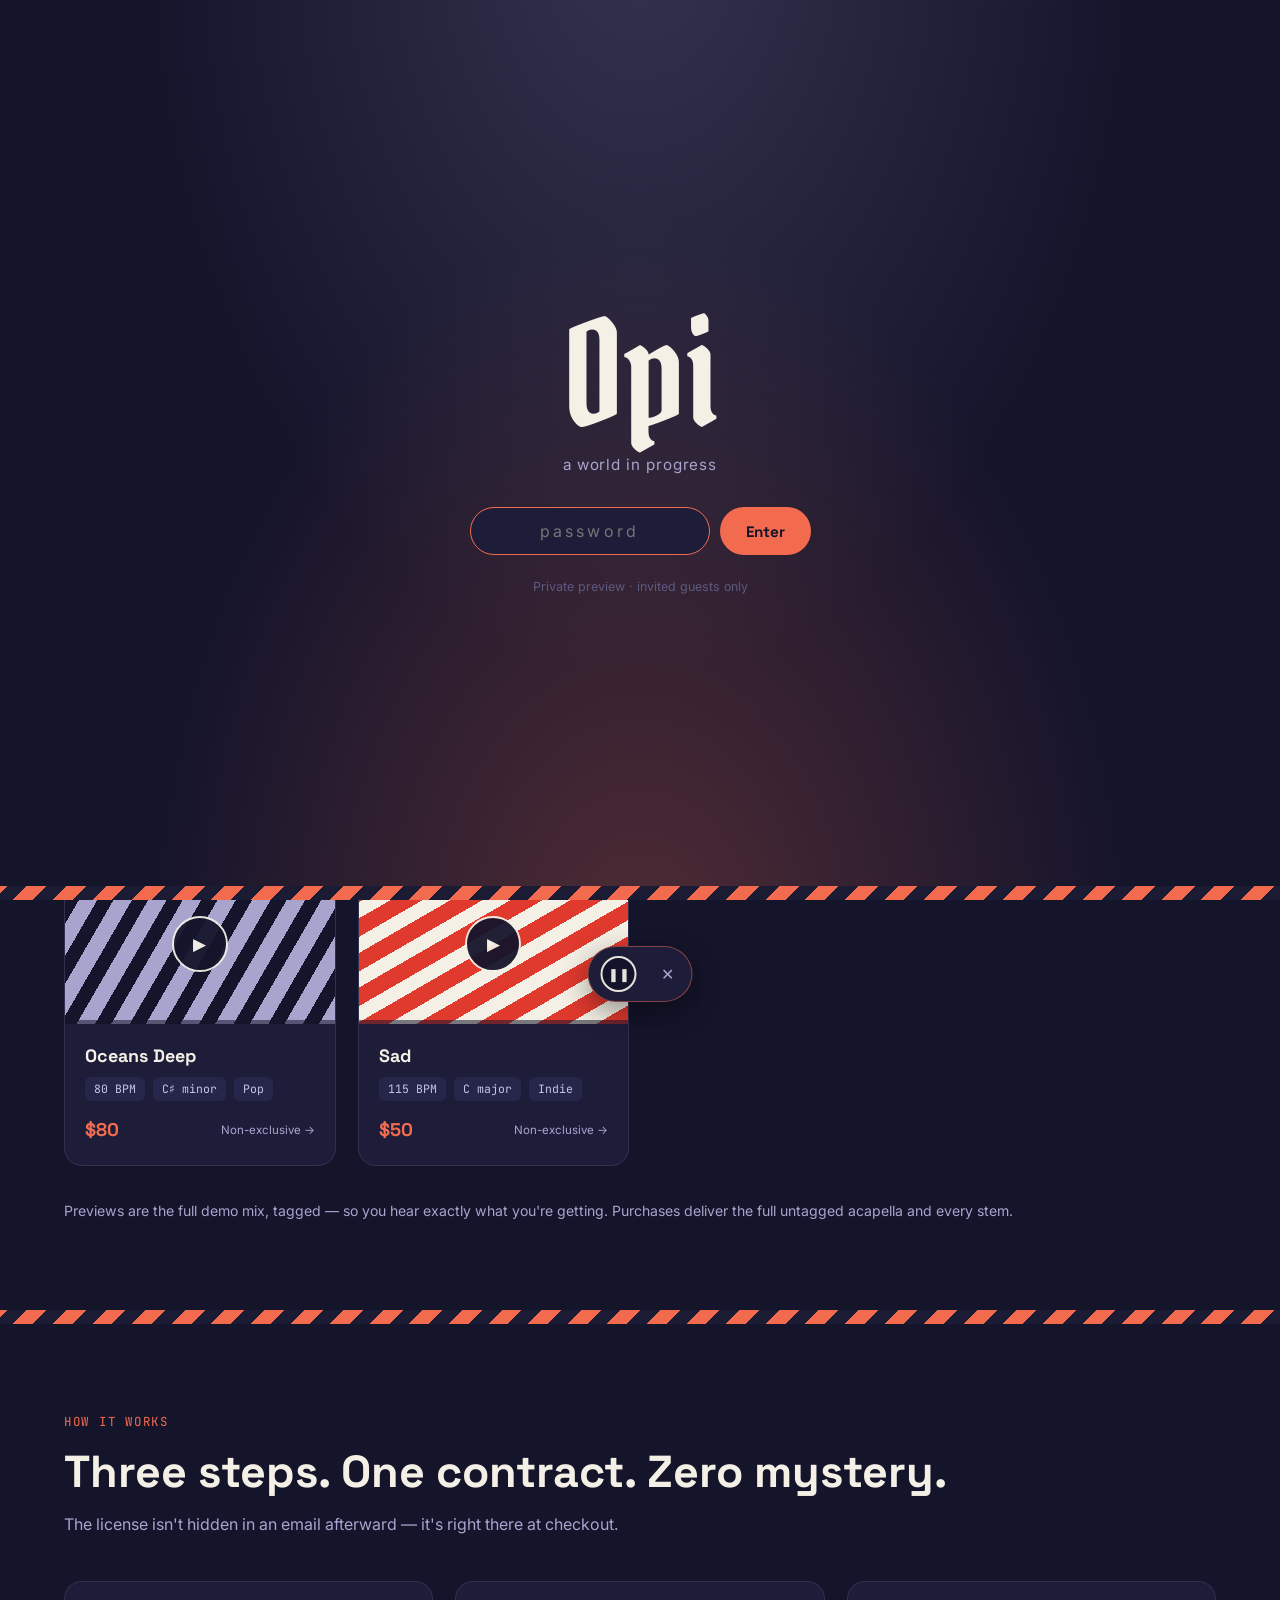
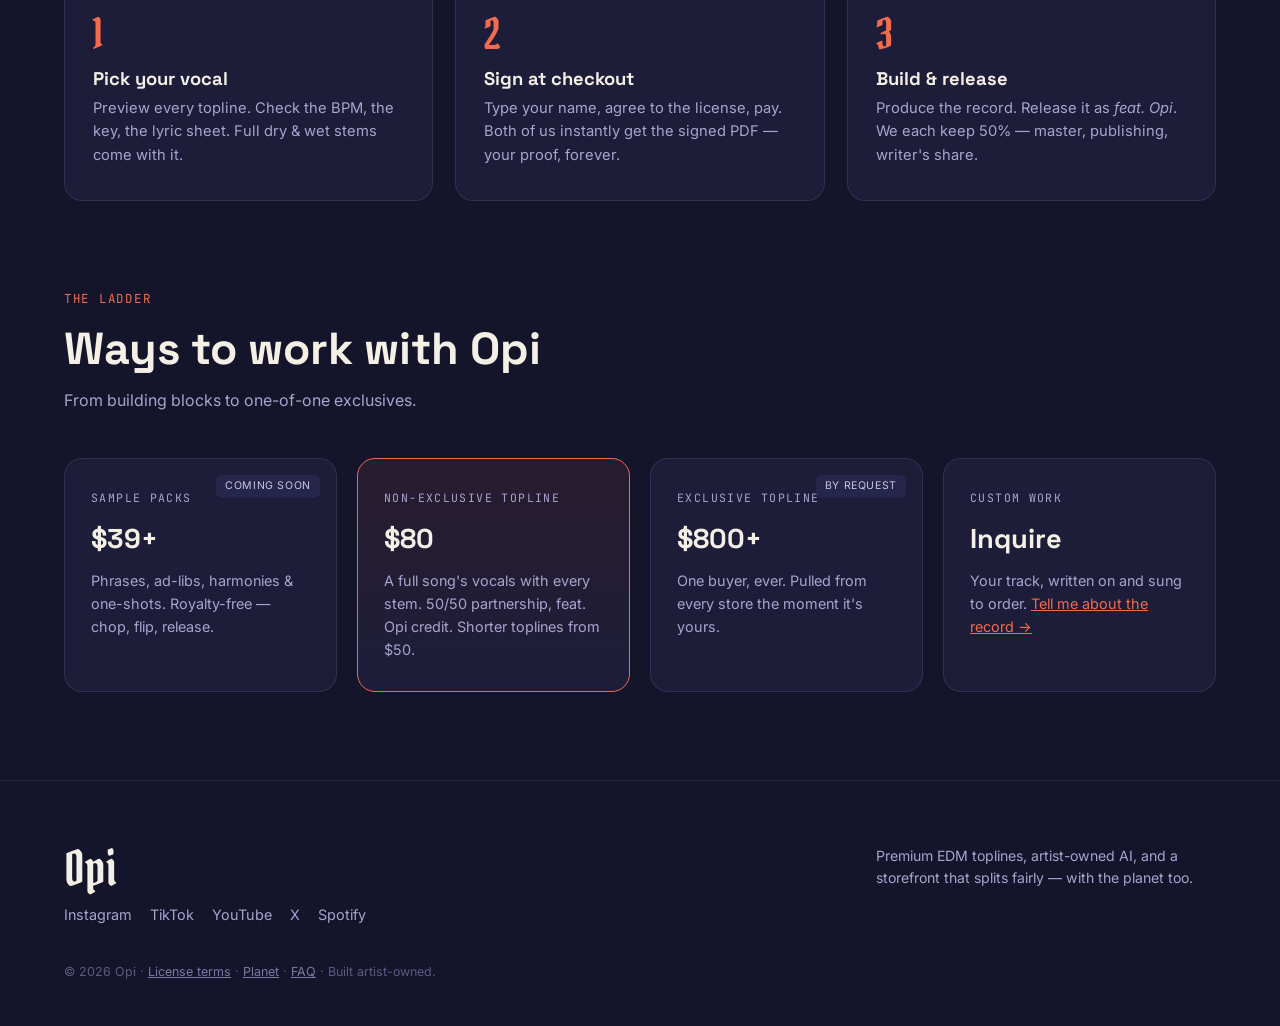
<file: vocals.html>
<!DOCTYPE html><html lang="en"><head><meta charset="UTF-8"><meta name="viewport" content="width=device-width, initial-scale=1.0"><title>Vocals — Opi</title><meta name="description" content="Premium EDM toplines, licensed straight from the artist."><meta name="robots" content="noindex, nofollow"><link rel="preconnect" href="https://fonts.googleapis.com"><link rel="preconnect" href="https://fonts.gstatic.com" crossorigin><link href="https://fonts.googleapis.com/css2?family=Pirata+One&family=Space+Grotesk:wght@400;500;700&family=Inter:wght@400;500;600&family=JetBrains+Mono:wght@500&display=swap" rel="stylesheet"><link rel="stylesheet" href="styles.css?v=1788491421"></head><body><nav class="top"><div class="nav-inner"><a class="nav-logo blackletter" href="index.html">Opi</a><div class="nav-links"><a href="vocals.html" class="active">Marketplace</a><a href="voice.html">Opi Voice</a><a href="about.html">About</a><a class="btn" href="vocals.html">Browse vocals</a></div></div></nav><div class="wrap page-head"><div class="kicker">The marketplace</div><h1>Vocal marketplace</h1><p>Toplines sung in the Opi voice — every one licensed under a real contract, signed at checkout. Soon, producers who write with <a href="voice.html" style="color:var(--coral)">Opi Voice</a> can sell their toplines here too.</p><button class="tour-pill" id="tourBtn" data-tour="market">▶ Let Opi show you around</button><div class="search-bar"><select id="fBpm" class="field"><option value="">Any BPM</option><option value="0-99">Under 100</option><option value="100-124">100–124</option><option value="125-139">125–139</option><option value="140-999">140+</option></select><select id="fKey" class="field"><option value="">Any key</option></select><span class="muted" id="fCount" style="align-self:center;font-size:.85rem;margin-left:6px"></span></div><div class="filter-bar"><button class="chip-btn active" data-filter="all">All</button><button class="chip-btn" data-filter="non-exclusive">Non-exclusive</button><button class="chip-btn" data-filter="exclusive">Exclusive</button><a class="sell-link" href="submit.html">Sell your Opi topline →</a></div></div><section style="padding-top:20px"><div class="wrap"><div class="grid" id="marketGrid"><div class="card" data-lic="non-exclusive" data-bpm="70" data-key="D♭ major" data-genre="pop" data-title="*garbage"><div class="card-art art-1"><button class="play" data-src="assets/previews/garbage.m4a" data-title="*garbage" data-featured="1" aria-label="Play preview">▶</button><div class="progress"><i></i></div></div><div class="card-body"><div class="card-title"><a href="vocal/garbage.html">*garbage</a></div><div class="card-meta"><span class="chip">70 BPM</span><span class="chip">D♭ major</span><span class="chip">Pop</span></div><div class="card-foot"><span class="price">$80</span><a class="lic" href="vocal/garbage.html" style="text-decoration:none">Non-exclusive →</a></div></div></div><div class="card" data-lic="non-exclusive" data-bpm="115" data-key="G minor" data-genre="edm" data-title="life raft"><div class="card-art art-2"><button class="play" data-src="assets/previews/life-raft.m4a" data-title="Life Raft" aria-label="Play preview">▶</button><div class="progress"><i></i></div></div><div class="card-body"><div class="card-title"><a href="vocal/life-raft.html">Life Raft</a></div><div class="card-meta"><span class="chip">115 BPM</span><span class="chip">G minor</span><span class="chip">EDM</span></div><div class="card-foot"><span class="price">$80</span><a class="lic" href="vocal/life-raft.html" style="text-decoration:none">Non-exclusive →</a></div></div></div><div class="card" data-lic="non-exclusive" data-bpm="136" data-key="G minor" data-genre="pop · indie" data-title="something good"><div class="card-art art-3"><button class="play" data-src="assets/previews/something-good.m4a" data-title="Something Good" aria-label="Play preview">▶</button><div class="progress"><i></i></div></div><div class="card-body"><div class="card-title"><a href="vocal/something-good.html">Something Good</a></div><div class="card-meta"><span class="chip">136 BPM</span><span class="chip">G minor</span><span class="chip">Pop · Indie</span></div><div class="card-foot"><span class="price">$80</span><a class="lic" href="vocal/something-good.html" style="text-decoration:none">Non-exclusive →</a></div></div></div><div class="card" data-lic="non-exclusive" data-bpm="135" data-key="C♯ minor" data-genre="pop" data-title="i need you"><div class="card-art art-4"><button class="play" data-src="assets/previews/i-need-you.m4a" data-title="I Need You" aria-label="Play preview">▶</button><div class="progress"><i></i></div></div><div class="card-body"><div class="card-title"><a href="vocal/i-need-you.html">I Need You</a></div><div class="card-meta"><span class="chip">135 BPM</span><span class="chip">C♯ minor</span><span class="chip">Pop</span></div><div class="card-foot"><span class="price">$80</span><a class="lic" href="vocal/i-need-you.html" style="text-decoration:none">Non-exclusive →</a></div></div></div><div class="card" data-lic="non-exclusive" data-bpm="80" data-key="C♯ minor" data-genre="pop" data-title="oceans deep"><div class="card-art art-5"><button class="play" data-src="assets/previews/oceans-deep.m4a" data-title="Oceans Deep" aria-label="Play preview">▶</button><div class="progress"><i></i></div></div><div class="card-body"><div class="card-title"><a href="vocal/oceans-deep.html">Oceans Deep</a></div><div class="card-meta"><span class="chip">80 BPM</span><span class="chip">C♯ minor</span><span class="chip">Pop</span></div><div class="card-foot"><span class="price">$80</span><a class="lic" href="vocal/oceans-deep.html" style="text-decoration:none">Non-exclusive →</a></div></div></div><div class="card" data-lic="non-exclusive" data-bpm="115" data-key="C major" data-genre="indie" data-title="sad"><div class="card-art art-6"><button class="play" data-src="assets/previews/sad.m4a" data-title="Sad" aria-label="Play preview">▶</button><div class="progress"><i></i></div></div><div class="card-body"><div class="card-title"><a href="vocal/sad.html">Sad</a></div><div class="card-meta"><span class="chip">115 BPM</span><span class="chip">C major</span><span class="chip">Indie</span></div><div class="card-foot"><span class="price">$50</span><a class="lic" href="vocal/sad.html" style="text-decoration:none">Non-exclusive →</a></div></div></div></div><div id="exclusiveEmpty" class="empty-state" hidden><h3>Exclusives are one-of-one.</h3><p class="muted">The first exclusive drops are being held for launch. Want a catalog vocal exclusively — or something made to order? <a href="about.html#custom" style="color:var(--coral)">Ask directly →</a></p></div><p class="muted" style="margin-top:34px;font-size:.88rem">Previews are the full demo mix, tagged — so you hear exactly what you're getting. Purchases deliver the full untagged acapella and every stem.</p></div></section><div class="stripes"></div><section><div class="wrap"><div class="kicker">How it works</div><h2>Three steps. One contract. Zero mystery.</h2><p class="section-sub">The license isn't hidden in an email afterward — it's right there at checkout.</p>
<div class="steps">
<div class="step"><div class="num">1</div><h3>Pick your vocal</h3><p>Preview every topline. Check the BPM, the key, the lyric sheet. Full dry &amp; wet stems come with it.</p></div>
<div class="step"><div class="num">2</div><h3>Sign at checkout</h3><p>Type your name, agree to the license, pay. Both of us instantly get the signed PDF — your proof, forever.</p></div>
<div class="step"><div class="num">3</div><h3>Build &amp; release</h3><p>Produce the record. Release it as <em>feat. Opi</em>. We each keep 50% — master, publishing, writer's share.</p></div>
</div></div></section><section id="pricing" style="padding-top:0"><div class="wrap"><div class="kicker">The ladder</div><h2>Ways to work with Opi</h2><p class="section-sub">From building blocks to one-of-one exclusives.</p>
<div class="ladder">
<div class="rung"><span class="tag">Coming soon</span><div class="tier">Sample packs</div><div class="amount">$39+</div><p>Phrases, ad-libs, harmonies &amp; one-shots. Royalty-free — chop, flip, release.</p></div>
<div class="rung hot"><div class="tier">Non-exclusive topline</div><div class="amount">$80</div><p>A full song's vocals with every stem. 50/50 partnership, feat. Opi credit. Shorter toplines from $50.</p></div>
<div class="rung"><span class="tag">By request</span><div class="tier">Exclusive topline</div><div class="amount">$800+</div><p>One buyer, ever. Pulled from every store the moment it's yours.</p></div>
<div class="rung"><div class="tier">Custom work</div><div class="amount">Inquire</div><p>Your track, written on and sung to order. <a href="about.html#custom" style="color:var(--coral)">Tell me about the record →</a></p></div>
</div></div></section><footer><div class="wrap foot-inner"><div><div class="foot-logo blackletter">Opi</div><div class="socials"><a href="https://www.instagram.com/opi.forever" target="_blank" rel="noopener">Instagram</a><a href="https://www.tiktok.com/@opi.forever" target="_blank" rel="noopener">TikTok</a><a href="https://www.youtube.com/@opi.forever" target="_blank" rel="noopener">YouTube</a><a href="https://x.com/opi.forever" target="_blank" rel="noopener">X</a><a href="https://open.spotify.com/artist/3n3jBn86eVpuHjygk4Mp15" target="_blank" rel="noopener">Spotify</a></div></div><div class="muted" style="font-size:.88rem;max-width:340px">Premium EDM toplines, artist-owned AI, and a storefront that splits fairly — with the planet too.</div></div><div class="wrap fineprint">© 2026 Opi · <a href="license.html">License terms</a> · <a href="about.html#planet">Planet</a> · <a href="about.html#faq">FAQ</a> · Built artist-owned.</div></footer><div class="now-playing"><button class="play np-toggle" aria-label="Pause">❚❚</button><span class="np-title"></span><button class="np-close" style="background:none;border:none;color:var(--lav);cursor:pointer;font-size:1rem" aria-label="Close">✕</button></div><script src="site.js?v=1788491421"></script></body></html>
</file>
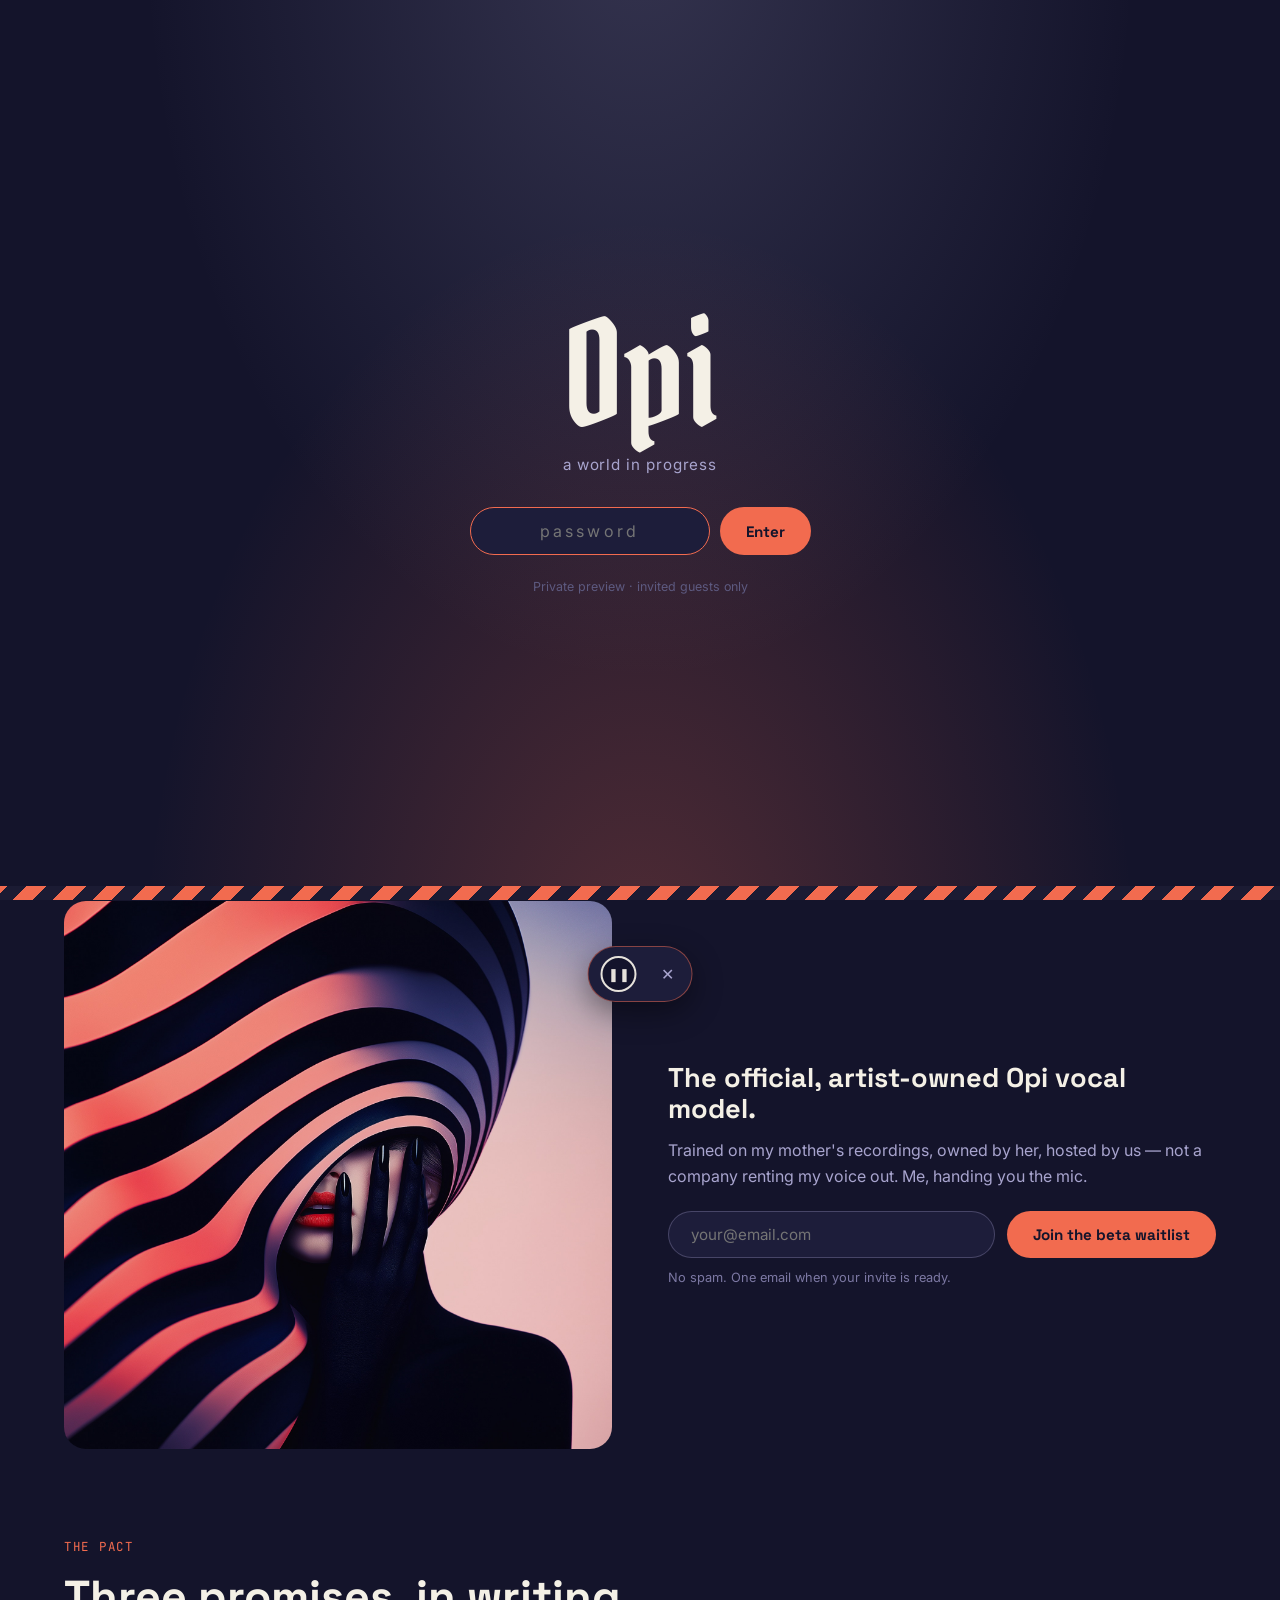
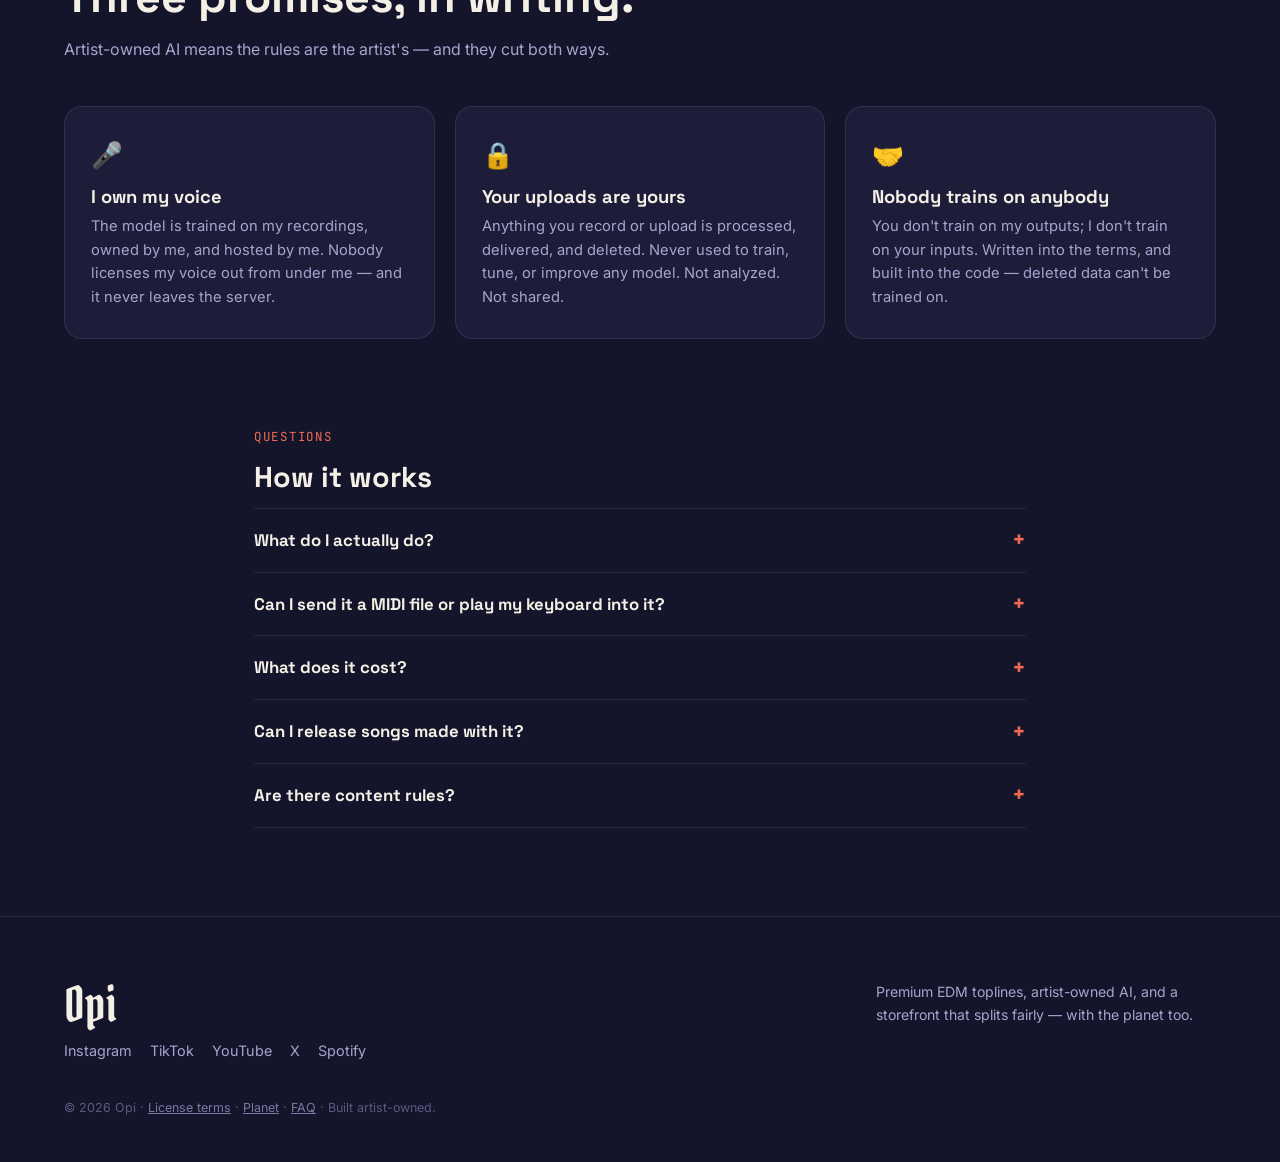
<file: voice.html>
<!DOCTYPE html><html lang="en"><head><meta charset="UTF-8"><meta name="viewport" content="width=device-width, initial-scale=1.0"><title>Opi Voice — coming soon</title><meta name="description" content="Premium EDM toplines, licensed straight from the artist."><meta name="robots" content="noindex, nofollow"><link rel="preconnect" href="https://fonts.googleapis.com"><link rel="preconnect" href="https://fonts.gstatic.com" crossorigin><link href="https://fonts.googleapis.com/css2?family=Pirata+One&family=Space+Grotesk:wght@400;500;700&family=Inter:wght@400;500;600&family=JetBrains+Mono:wght@500&display=swap" rel="stylesheet"><link rel="stylesheet" href="styles.css?v=1788491421"></head><body><nav class="top"><div class="nav-inner"><a class="nav-logo blackletter" href="index.html">Opi</a><div class="nav-links"><a href="vocals.html">Marketplace</a><a href="voice.html" class="active">Opi Voice</a><a href="about.html">About</a><a class="btn" href="vocals.html">Browse vocals</a></div></div></nav><div class="wrap page-head"><div class="kicker">The voice, live</div><h1>Opi Voice</h1><p>Sing your idea. Hear it in my voice. Record right here or drop in a take — tuned vocals convert best.</p>
<p class="mono" style="color:var(--coral);font-size:.85rem;margin-top:14px">PRIVATE BETA — LIVE CONVERSIONS. NO INVITE CODE = 15-SECOND TRIAL.</p>
<button class="tour-pill" id="tourBtn" data-tour="voice">▶ Let Opi show you around</button></div>
<section style="padding-top:16px"><div class="wrap narrow">
<div class="vtool">
  <div class="vtool-modes"><span class="vmode active" id="vmSimple">Simple</span><span class="vmode" id="vmPro">Pro</span></div>
  <div class="vtool-knobs" id="vtKnobs" hidden>
    <label class="knob">Pitch shift <span class="kv" id="kvPitch">0</span> st
      <input type="range" id="kPitch" min="-24" max="24" step="1" value="0">
      <small>singing low? +12 lifts a male take into Opi's range</small></label>
    <label class="knob">Opi-ness <span class="kv" id="kvIndex">0.75</span>
      <input type="range" id="kIndex" min="0" max="1" step="0.05" value="0.75">
      <small>higher = more of Opi's texture · very high can add artifacts</small></label>
    <label class="knob">Consonant protection <span class="kv" id="kvProtect">0.33</span>
      <input type="range" id="kProtect" min="0" max="0.5" step="0.01" value="0.33">
      <small>lower = more conversion character on breaths &amp; consonants</small></label>
    <label class="knob">Follow your dynamics <span class="kv" id="kvVol">1.0</span>
      <input type="range" id="kVol" min="0" max="1" step="0.05" value="1">
      <small>1 = mirror the input's volume shape exactly</small></label>
    <button class="btn ghost" id="kReset" type="button" style="padding:8px 18px;font-size:.85rem">Reset to defaults</button>
  </div>
  <div class="vtool-stage" id="vtStage">
    <div class="vtool-idle" id="vtIdle">
      <button class="btn big" id="vtRecord">🎤 Record</button>
      <label class="btn big ghost" style="cursor:pointer">📁 Upload a vocal<input type="file" id="vtFile" accept="audio/*" hidden></label>
    </div>
    <div class="vtool-rec" id="vtRec" hidden>
      <div class="rec-dot"></div><span id="vtTimer" class="mono">0:00</span>
      <button class="btn" id="vtStop">■ Stop</button>
    </div>
    <div class="vtool-got" id="vtGot" hidden>
      <div class="muted" id="vtName" style="margin-bottom:10px"></div>
      <audio controls id="vtPlayer" style="width:100%"></audio>
      <div class="row" style="display:flex;gap:12px;margin-top:16px;flex-wrap:wrap">
        <button class="btn big" id="vtConvert">Convert to Opi ✨</button>
        <button class="btn ghost" id="vtReset">Start over</button>
      </div>
      <div class="vtool-invite"><input class="field" id="vtInvite" type="text" value="opi-beta-2026" placeholder="beta invite code (optional — no code = 15-sec trial)" style="border-radius:12px;width:100%;margin-top:14px"></div>
      <div class="vtool-notice" id="vtNotice" hidden>
        <div id="vtStatus" class="mono" style="font-size:.9rem"></div>
        <div id="vtResult" hidden style="margin-top:14px">
          <div class="kicker" style="margin-bottom:8px">Opi's version</div>
          <audio controls id="vtOut" style="width:100%"></audio>
          <div style="display:flex;gap:12px;margin-top:12px;flex-wrap:wrap"><a class="btn" id="vtDownload" download="opi-conversion.wav">Download</a></div>
          <div class="form-note" id="vtEco" style="margin-top:10px"></div>
        </div>
      </div>
    </div>
  </div>
  <div class="form-note" style="margin-top:14px">🔒 The pact applies here: your audio is converted on an ephemeral renewable-powered server and deleted before the reply reaches you. Never stored, never trained on.</div>
</div>
<div class="vtool-tips muted">Tips for the best conversion: dry vocal (no reverb) · tune it first · one voice at a time · headphones stop mic bleed.</div>
</div></section>
<div class="stripes"></div>
<section id="waitlist"><div class="wrap split">
<img src="assets/voice.jpg" alt="Opi Voice">
<div><h2 style="font-size:1.7rem">The official, artist-owned Opi vocal model.</h2>
<p class="muted">Trained on my mother's recordings, owned by her, hosted by us — not a company renting my voice out. Me, handing you the mic.</p>
<form class="inline-form" data-placeholder="Thanks — you're on the list. (Preview mode: sign-ups aren't saved yet.)"><input type="email" required placeholder="your@email.com" aria-label="email"><button class="btn" type="submit">Join the beta waitlist</button></form>
<div class="form-note">No spam. One email when your invite is ready.</div>
</div></div></section>
<section style="padding-top:0"><div class="wrap"><div class="kicker">The pact</div><h2>Three promises, in writing.</h2><p class="section-sub">Artist-owned AI means the rules are the artist's — and they cut both ways.</p>
<div class="pledges">
<div class="pledge"><div class="ico">🎤</div><h3>I own my voice</h3><p>The model is trained on my recordings, owned by me, and hosted by me. Nobody licenses my voice out from under me — and it never leaves the server.</p></div>
<div class="pledge"><div class="ico">🔒</div><h3>Your uploads are yours</h3><p>Anything you record or upload is processed, delivered, and deleted. Never used to train, tune, or improve any model. Not analyzed. Not shared.</p></div>
<div class="pledge"><div class="ico">🤝</div><h3>Nobody trains on anybody</h3><p>You don't train on my outputs; I don't train on your inputs. Written into the terms, and built into the code — deleted data can't be trained on.</p></div>
</div></div></section>
<section style="padding-top:0"><div class="wrap narrow faq"><div class="kicker">Questions</div><h2 style="font-size:1.8rem">How it works</h2>
<details><summary>What do I actually do?</summary><p>Sing or upload your own topline. (Tip: tune it first — a tuned input sounds dramatically better.) The model converts the timbre to my voice. You get the converted vocal back to drop into your session.</p></details>
<details><summary>Can I send it a MIDI file or play my keyboard into it?</summary><p>Not yet — that's a different kind of magic (singing a score from scratch, rather than converting a performance), and it's on the roadmap as its own chapter. Today the model needs a sung input: your voice in, my voice out.</p></details>
<details><summary>What does it cost?</summary><p>A short free trial, then pay per song or a monthly pass — pricing is being finalized. It won't be the cheapest voice tool. It'll be the one where the artist is actually in the room.</p></details>
<details><summary>Can I release songs made with it?</summary><p>Yes — you register the release through Opi, sign the split (my share is on the master, since it's my voice; the writing is yours), and it goes out credited <em>feat. Opi</em>. Registered releases get the Opi Verified mark.</p></details>
<details><summary>Are there content rules?</summary><p>Yes. No hate, no obscenity, no deceptive impersonation, no political endorsements — it's my voice, and I keep the right to say no.</p></details>
</div></section><footer><div class="wrap foot-inner"><div><div class="foot-logo blackletter">Opi</div><div class="socials"><a href="https://www.instagram.com/opi.forever" target="_blank" rel="noopener">Instagram</a><a href="https://www.tiktok.com/@opi.forever" target="_blank" rel="noopener">TikTok</a><a href="https://www.youtube.com/@opi.forever" target="_blank" rel="noopener">YouTube</a><a href="https://x.com/opi.forever" target="_blank" rel="noopener">X</a><a href="https://open.spotify.com/artist/3n3jBn86eVpuHjygk4Mp15" target="_blank" rel="noopener">Spotify</a></div></div><div class="muted" style="font-size:.88rem;max-width:340px">Premium EDM toplines, artist-owned AI, and a storefront that splits fairly — with the planet too.</div></div><div class="wrap fineprint">© 2026 Opi · <a href="license.html">License terms</a> · <a href="about.html#planet">Planet</a> · <a href="about.html#faq">FAQ</a> · Built artist-owned.</div></footer><div class="now-playing"><button class="play np-toggle" aria-label="Pause">❚❚</button><span class="np-title"></span><button class="np-close" style="background:none;border:none;color:var(--lav);cursor:pointer;font-size:1rem" aria-label="Close">✕</button></div><script src="site.js?v=1788491421"></script></body></html>
</file>
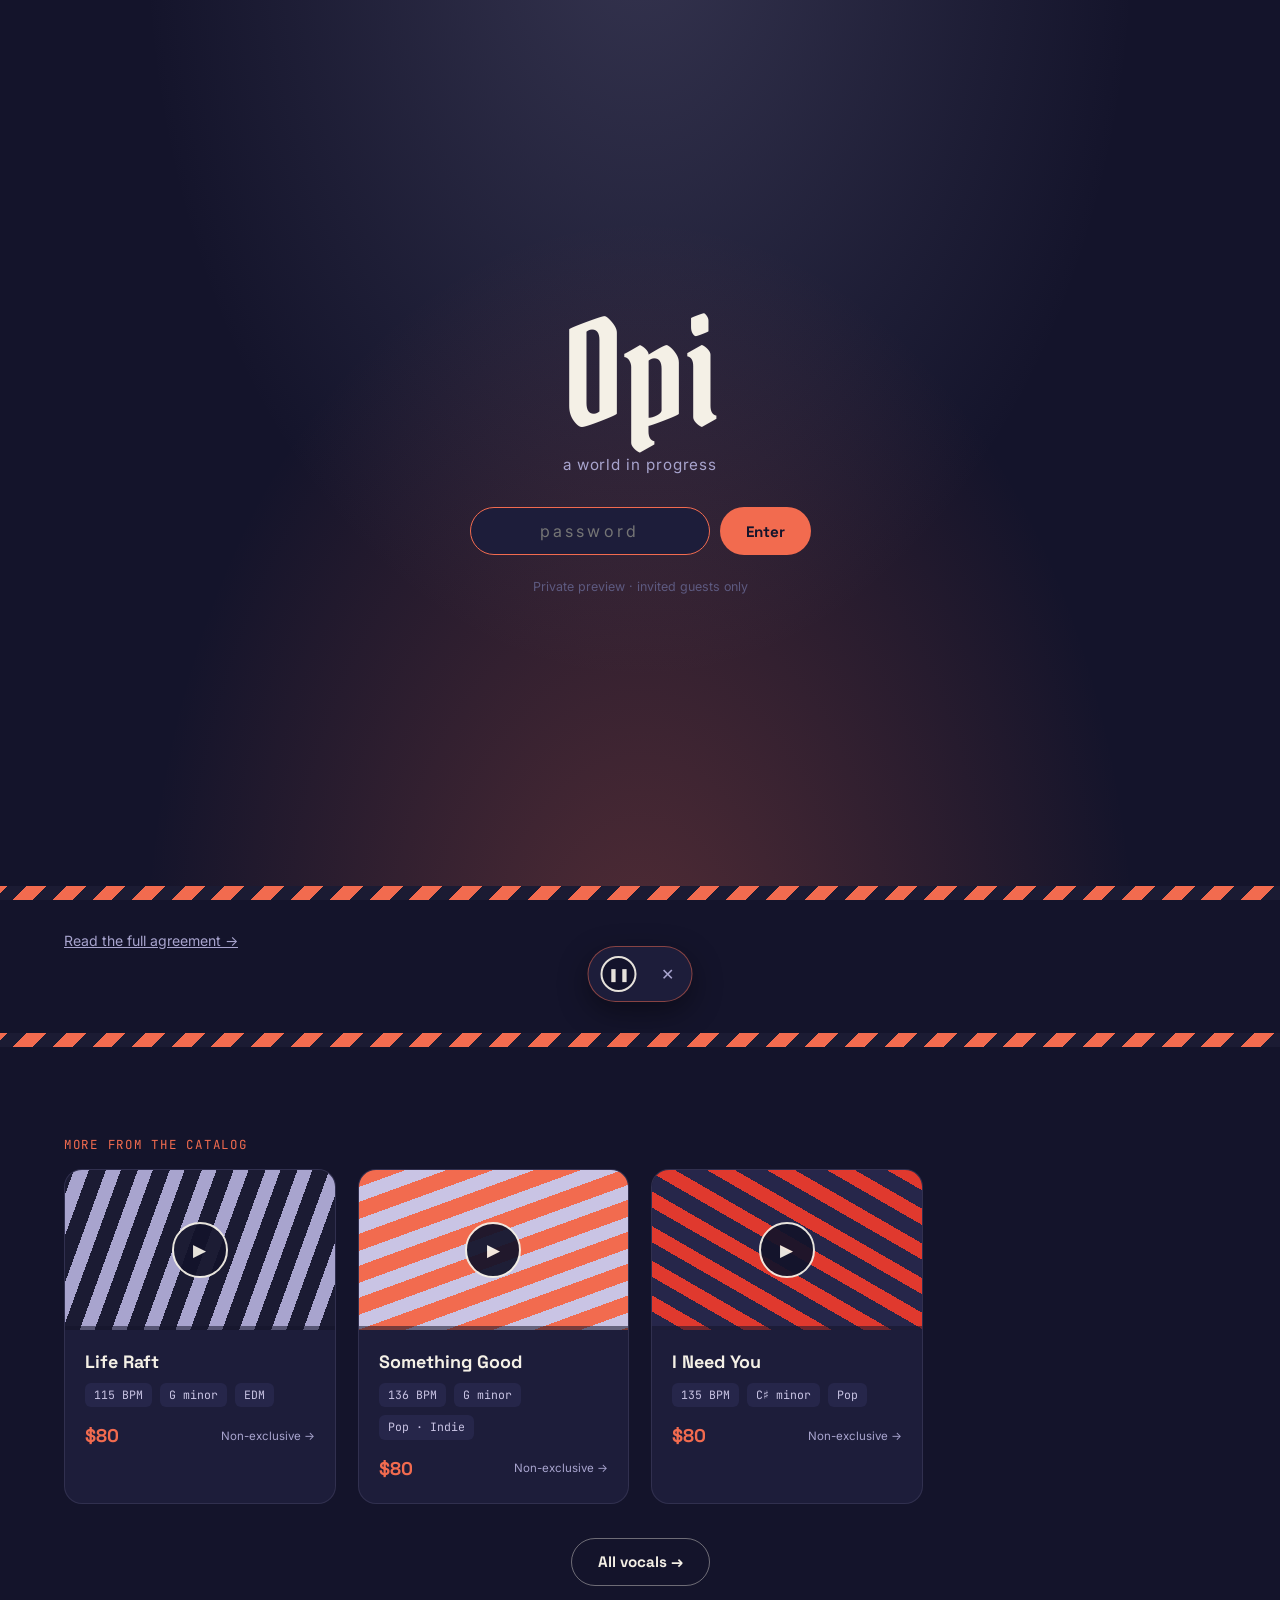
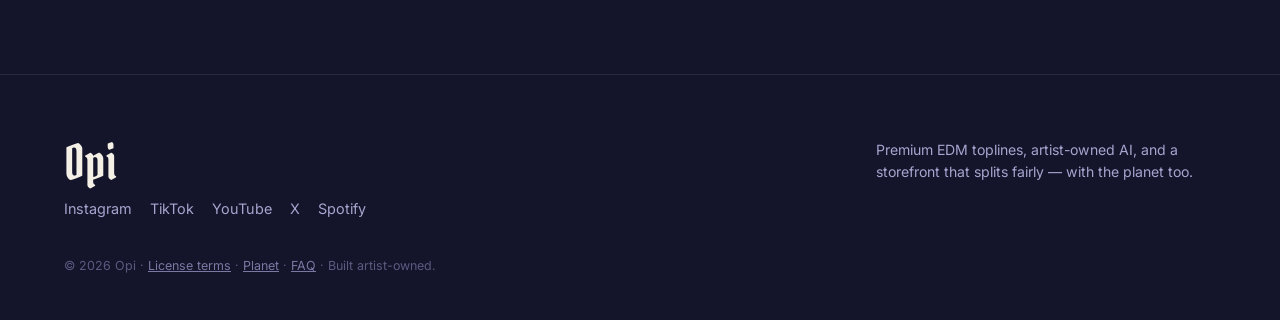
<file: vocal/garbage.html>
<!DOCTYPE html><html lang="en"><head><meta charset="UTF-8"><meta name="viewport" content="width=device-width, initial-scale=1.0"><title>*garbage — Opi</title><meta name="description" content="Premium EDM toplines, licensed straight from the artist."><meta name="robots" content="noindex, nofollow"><link rel="preconnect" href="https://fonts.googleapis.com"><link rel="preconnect" href="https://fonts.gstatic.com" crossorigin><link href="https://fonts.googleapis.com/css2?family=Pirata+One&family=Space+Grotesk:wght@400;500;700&family=Inter:wght@400;500;600&family=JetBrains+Mono:wght@500&display=swap" rel="stylesheet"><link rel="stylesheet" href="../styles.css?v=1788491421"></head><body><nav class="top"><div class="nav-inner"><a class="nav-logo blackletter" href="../index.html">Opi</a><div class="nav-links"><a href="../vocals.html" class="active">Marketplace</a><a href="../voice.html">Opi Voice</a><a href="../about.html">About</a><a class="btn" href="../vocals.html">Browse vocals</a></div></div></nav><div class="wrap detail"><div><div class="detail-art art-1"><button class="play" data-src="../assets/previews/garbage.m4a" data-title="*garbage" aria-label="Play preview" style="width:80px;height:80px;font-size:1.4rem">▶</button><div class="progress"><i></i></div></div><div class="license-summary"><div class="kicker">The license, in plain English</div><ul class="muted" style="padding-left:20px"><li>Use this vocal to create <strong>one new song</strong> (non-exclusive — others may license it too).</li><li>Release it anywhere: streaming, video, radio, sync, live — <strong>unlimited</strong>.</li><li>Ownership of the new song: <strong>50/50</strong> — master, publishing, and writer's share.</li><li>Credit in the title: <em>Your Song (feat. Opi)</em>.</li><li>Don't resell or give away the vocal itself; don't make sample packs from it; don't register it with Content ID.</li><li><strong>No AI use, ever:</strong> the vocal can't be used to train, tune, or build any model or voice clone.</li><li>Both of us register the splits with our PROs so royalties actually get collected.</li></ul><a class="muted" href="../license.html" style="font-size:.88rem">Read the full agreement →</a></div></div><div><div class="kicker">Non-exclusive vocal</div><h1>*garbage</h1><div class="card-meta"><span class="chip">70 BPM</span><span class="chip">D♭ major</span><span class="chip">Pop</span><span class="chip">Non-exclusive</span></div><div class="price">$80</div><div class="muted" style="font-size:.9rem">One non-exclusive license · instant delivery after checkout</div><h3 style="margin-top:26px">What you get</h3><ul><li>Full acapella (WAV)</li><li>Dry stems: lead, doubles L/R, harmonies L/R, high octave L/R</li><li>Wet stems: lead, backgrounds</li><li>Lyric sheet (PDF)</li></ul><div class="buybox"><strong>Checkout opens at launch.</strong><p class="muted" style="font-size:.9rem;margin-top:6px">Purchases will run through a signed license + secure delivery. Until then, reach out for this vocal directly.</p><div class="row"><a class="btn disabled" aria-disabled="true">Buy license — soon</a><a class="btn ghost" href="../about.html#custom">Ask about this vocal</a></div></div></div></div><div class="stripes"></div><section><div class="wrap"><div class="kicker">More from the catalog</div><div class="grid"><div class="card" data-lic="non-exclusive" data-bpm="115" data-key="G minor" data-genre="edm" data-title="life raft"><div class="card-art art-2"><button class="play" data-src="../assets/previews/life-raft.m4a" data-title="Life Raft" aria-label="Play preview">▶</button><div class="progress"><i></i></div></div><div class="card-body"><div class="card-title"><a href="../vocal/life-raft.html">Life Raft</a></div><div class="card-meta"><span class="chip">115 BPM</span><span class="chip">G minor</span><span class="chip">EDM</span></div><div class="card-foot"><span class="price">$80</span><a class="lic" href="../vocal/life-raft.html" style="text-decoration:none">Non-exclusive →</a></div></div></div><div class="card" data-lic="non-exclusive" data-bpm="136" data-key="G minor" data-genre="pop · indie" data-title="something good"><div class="card-art art-3"><button class="play" data-src="../assets/previews/something-good.m4a" data-title="Something Good" aria-label="Play preview">▶</button><div class="progress"><i></i></div></div><div class="card-body"><div class="card-title"><a href="../vocal/something-good.html">Something Good</a></div><div class="card-meta"><span class="chip">136 BPM</span><span class="chip">G minor</span><span class="chip">Pop · Indie</span></div><div class="card-foot"><span class="price">$80</span><a class="lic" href="../vocal/something-good.html" style="text-decoration:none">Non-exclusive →</a></div></div></div><div class="card" data-lic="non-exclusive" data-bpm="135" data-key="C♯ minor" data-genre="pop" data-title="i need you"><div class="card-art art-4"><button class="play" data-src="../assets/previews/i-need-you.m4a" data-title="I Need You" aria-label="Play preview">▶</button><div class="progress"><i></i></div></div><div class="card-body"><div class="card-title"><a href="../vocal/i-need-you.html">I Need You</a></div><div class="card-meta"><span class="chip">135 BPM</span><span class="chip">C♯ minor</span><span class="chip">Pop</span></div><div class="card-foot"><span class="price">$80</span><a class="lic" href="../vocal/i-need-you.html" style="text-decoration:none">Non-exclusive →</a></div></div></div></div><div style="text-align:center;margin-top:34px"><a class="btn ghost" href="../vocals.html">All vocals →</a></div></div></section><footer><div class="wrap foot-inner"><div><div class="foot-logo blackletter">Opi</div><div class="socials"><a href="https://www.instagram.com/opi.forever" target="_blank" rel="noopener">Instagram</a><a href="https://www.tiktok.com/@opi.forever" target="_blank" rel="noopener">TikTok</a><a href="https://www.youtube.com/@opi.forever" target="_blank" rel="noopener">YouTube</a><a href="https://x.com/opi.forever" target="_blank" rel="noopener">X</a><a href="https://open.spotify.com/artist/3n3jBn86eVpuHjygk4Mp15" target="_blank" rel="noopener">Spotify</a></div></div><div class="muted" style="font-size:.88rem;max-width:340px">Premium EDM toplines, artist-owned AI, and a storefront that splits fairly — with the planet too.</div></div><div class="wrap fineprint">© 2026 Opi · <a href="../license.html">License terms</a> · <a href="../about.html#planet">Planet</a> · <a href="../about.html#faq">FAQ</a> · Built artist-owned.</div></footer><div class="now-playing"><button class="play np-toggle" aria-label="Pause">❚❚</button><span class="np-title"></span><button class="np-close" style="background:none;border:none;color:var(--lav);cursor:pointer;font-size:1rem" aria-label="Close">✕</button></div><script src="../site.js?v=1788491421"></script></body></html>
</file>
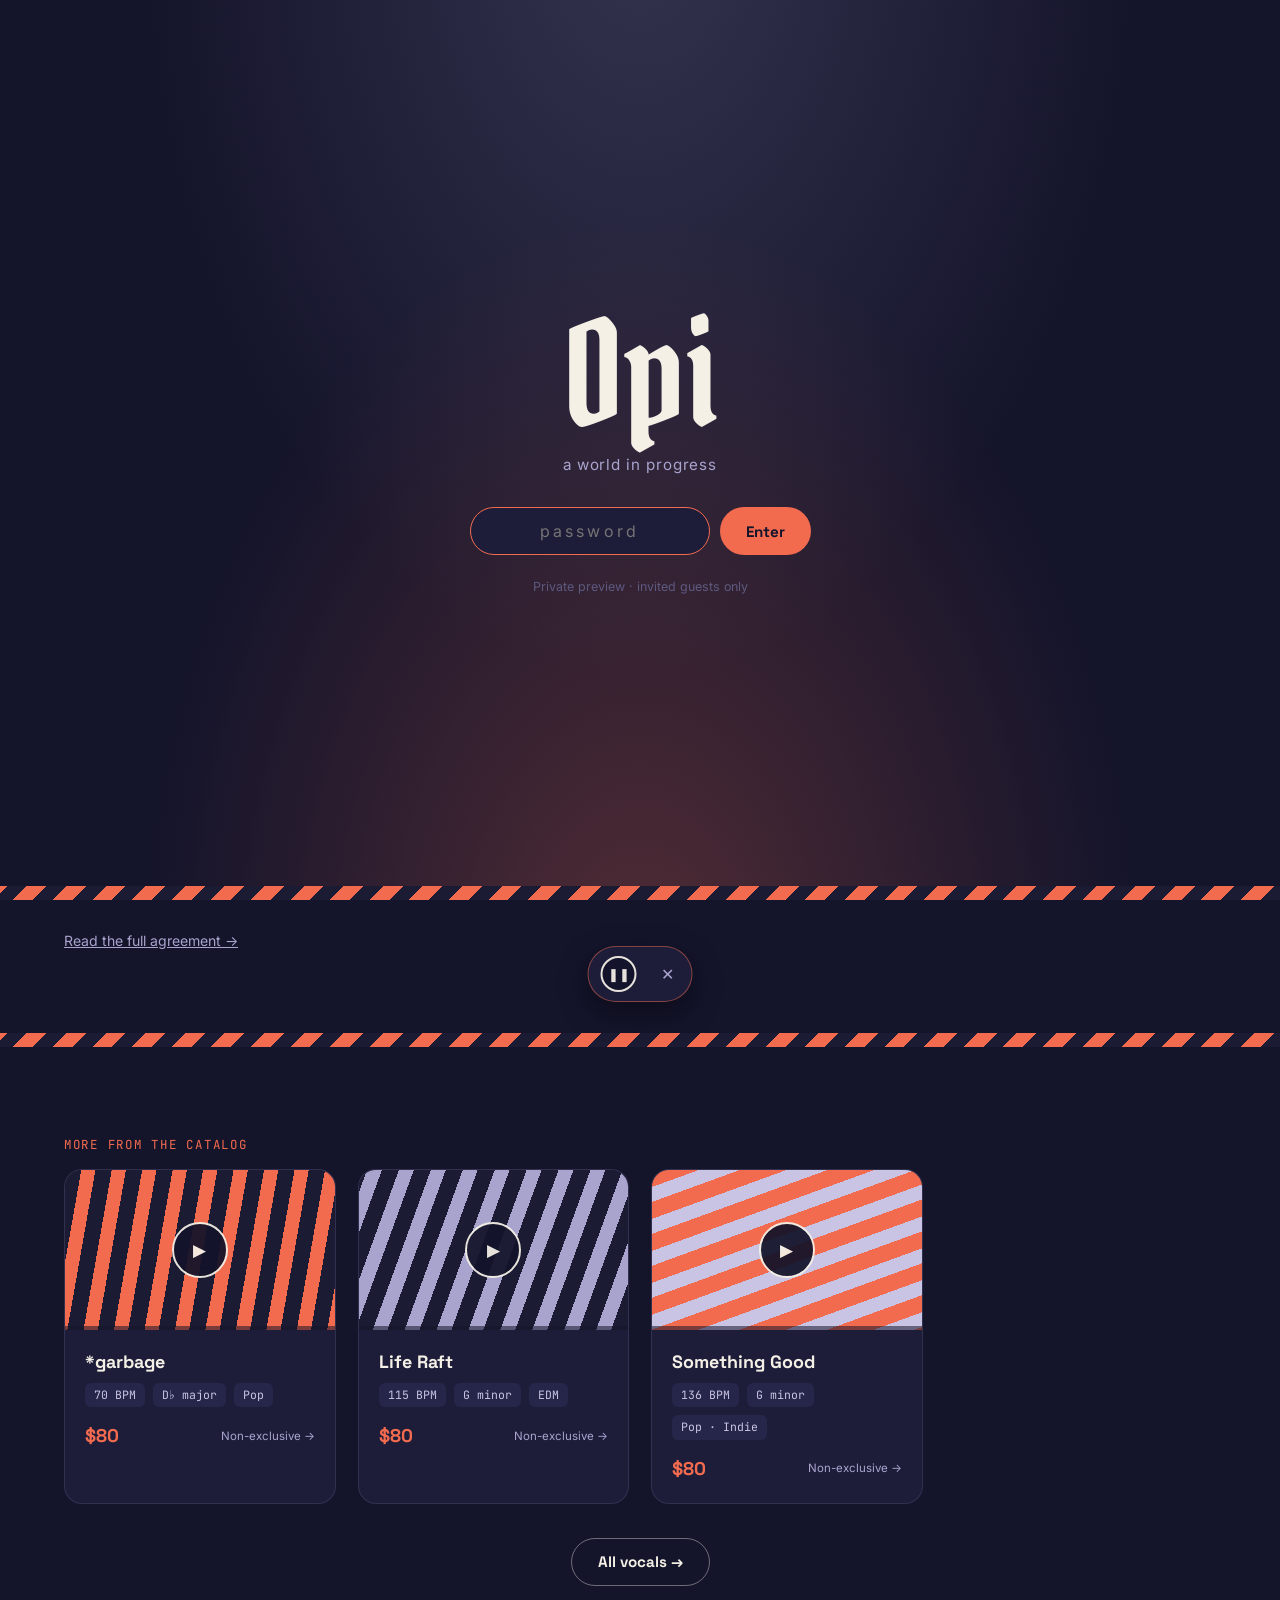
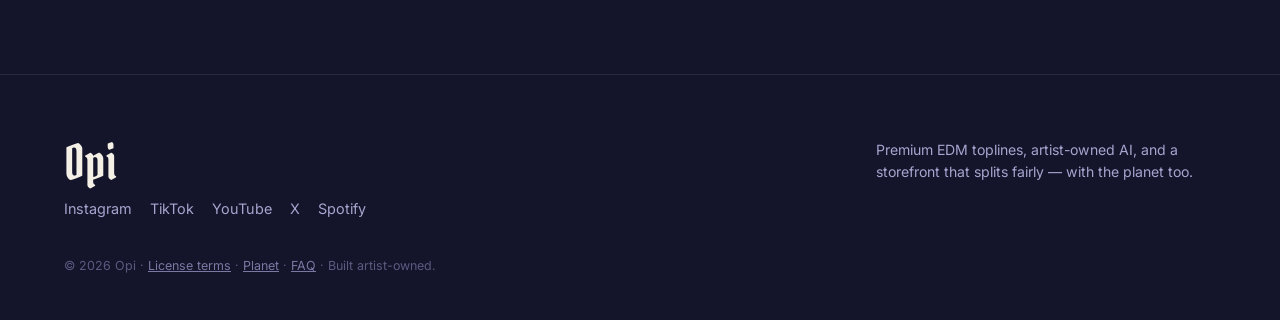
<file: vocal/i-need-you.html>
<!DOCTYPE html><html lang="en"><head><meta charset="UTF-8"><meta name="viewport" content="width=device-width, initial-scale=1.0"><title>I Need You — Opi</title><meta name="description" content="Premium EDM toplines, licensed straight from the artist."><meta name="robots" content="noindex, nofollow"><link rel="preconnect" href="https://fonts.googleapis.com"><link rel="preconnect" href="https://fonts.gstatic.com" crossorigin><link href="https://fonts.googleapis.com/css2?family=Pirata+One&family=Space+Grotesk:wght@400;500;700&family=Inter:wght@400;500;600&family=JetBrains+Mono:wght@500&display=swap" rel="stylesheet"><link rel="stylesheet" href="../styles.css?v=1788491421"></head><body><nav class="top"><div class="nav-inner"><a class="nav-logo blackletter" href="../index.html">Opi</a><div class="nav-links"><a href="../vocals.html" class="active">Marketplace</a><a href="../voice.html">Opi Voice</a><a href="../about.html">About</a><a class="btn" href="../vocals.html">Browse vocals</a></div></div></nav><div class="wrap detail"><div><div class="detail-art art-4"><button class="play" data-src="../assets/previews/i-need-you.m4a" data-title="I Need You" aria-label="Play preview" style="width:80px;height:80px;font-size:1.4rem">▶</button><div class="progress"><i></i></div></div><div class="license-summary"><div class="kicker">The license, in plain English</div><ul class="muted" style="padding-left:20px"><li>Use this vocal to create <strong>one new song</strong> (non-exclusive — others may license it too).</li><li>Release it anywhere: streaming, video, radio, sync, live — <strong>unlimited</strong>.</li><li>Ownership of the new song: <strong>50/50</strong> — master, publishing, and writer's share.</li><li>Credit in the title: <em>Your Song (feat. Opi)</em>.</li><li>Don't resell or give away the vocal itself; don't make sample packs from it; don't register it with Content ID.</li><li><strong>No AI use, ever:</strong> the vocal can't be used to train, tune, or build any model or voice clone.</li><li>Both of us register the splits with our PROs so royalties actually get collected.</li></ul><a class="muted" href="../license.html" style="font-size:.88rem">Read the full agreement →</a></div></div><div><div class="kicker">Non-exclusive vocal</div><h1>I Need You</h1><div class="card-meta"><span class="chip">135 BPM</span><span class="chip">C♯ minor</span><span class="chip">Pop</span><span class="chip">Non-exclusive</span></div><div class="price">$80</div><div class="muted" style="font-size:.9rem">One non-exclusive license · instant delivery after checkout</div><h3 style="margin-top:26px">What you get</h3><ul><li>Full acapella (WAV)</li><li>Dry stems: lead, doubles L/R, harmonies L/R, breaths</li><li>Wet stems: lead, backgrounds</li><li>Lyric sheet (PDF)</li></ul><div class="buybox"><strong>Checkout opens at launch.</strong><p class="muted" style="font-size:.9rem;margin-top:6px">Purchases will run through a signed license + secure delivery. Until then, reach out for this vocal directly.</p><div class="row"><a class="btn disabled" aria-disabled="true">Buy license — soon</a><a class="btn ghost" href="../about.html#custom">Ask about this vocal</a></div></div></div></div><div class="stripes"></div><section><div class="wrap"><div class="kicker">More from the catalog</div><div class="grid"><div class="card" data-lic="non-exclusive" data-bpm="70" data-key="D♭ major" data-genre="pop" data-title="*garbage"><div class="card-art art-1"><button class="play" data-src="../assets/previews/garbage.m4a" data-title="*garbage" data-featured="1" aria-label="Play preview">▶</button><div class="progress"><i></i></div></div><div class="card-body"><div class="card-title"><a href="../vocal/garbage.html">*garbage</a></div><div class="card-meta"><span class="chip">70 BPM</span><span class="chip">D♭ major</span><span class="chip">Pop</span></div><div class="card-foot"><span class="price">$80</span><a class="lic" href="../vocal/garbage.html" style="text-decoration:none">Non-exclusive →</a></div></div></div><div class="card" data-lic="non-exclusive" data-bpm="115" data-key="G minor" data-genre="edm" data-title="life raft"><div class="card-art art-2"><button class="play" data-src="../assets/previews/life-raft.m4a" data-title="Life Raft" aria-label="Play preview">▶</button><div class="progress"><i></i></div></div><div class="card-body"><div class="card-title"><a href="../vocal/life-raft.html">Life Raft</a></div><div class="card-meta"><span class="chip">115 BPM</span><span class="chip">G minor</span><span class="chip">EDM</span></div><div class="card-foot"><span class="price">$80</span><a class="lic" href="../vocal/life-raft.html" style="text-decoration:none">Non-exclusive →</a></div></div></div><div class="card" data-lic="non-exclusive" data-bpm="136" data-key="G minor" data-genre="pop · indie" data-title="something good"><div class="card-art art-3"><button class="play" data-src="../assets/previews/something-good.m4a" data-title="Something Good" aria-label="Play preview">▶</button><div class="progress"><i></i></div></div><div class="card-body"><div class="card-title"><a href="../vocal/something-good.html">Something Good</a></div><div class="card-meta"><span class="chip">136 BPM</span><span class="chip">G minor</span><span class="chip">Pop · Indie</span></div><div class="card-foot"><span class="price">$80</span><a class="lic" href="../vocal/something-good.html" style="text-decoration:none">Non-exclusive →</a></div></div></div></div><div style="text-align:center;margin-top:34px"><a class="btn ghost" href="../vocals.html">All vocals →</a></div></div></section><footer><div class="wrap foot-inner"><div><div class="foot-logo blackletter">Opi</div><div class="socials"><a href="https://www.instagram.com/opi.forever" target="_blank" rel="noopener">Instagram</a><a href="https://www.tiktok.com/@opi.forever" target="_blank" rel="noopener">TikTok</a><a href="https://www.youtube.com/@opi.forever" target="_blank" rel="noopener">YouTube</a><a href="https://x.com/opi.forever" target="_blank" rel="noopener">X</a><a href="https://open.spotify.com/artist/3n3jBn86eVpuHjygk4Mp15" target="_blank" rel="noopener">Spotify</a></div></div><div class="muted" style="font-size:.88rem;max-width:340px">Premium EDM toplines, artist-owned AI, and a storefront that splits fairly — with the planet too.</div></div><div class="wrap fineprint">© 2026 Opi · <a href="../license.html">License terms</a> · <a href="../about.html#planet">Planet</a> · <a href="../about.html#faq">FAQ</a> · Built artist-owned.</div></footer><div class="now-playing"><button class="play np-toggle" aria-label="Pause">❚❚</button><span class="np-title"></span><button class="np-close" style="background:none;border:none;color:var(--lav);cursor:pointer;font-size:1rem" aria-label="Close">✕</button></div><script src="../site.js?v=1788491421"></script></body></html>
</file>
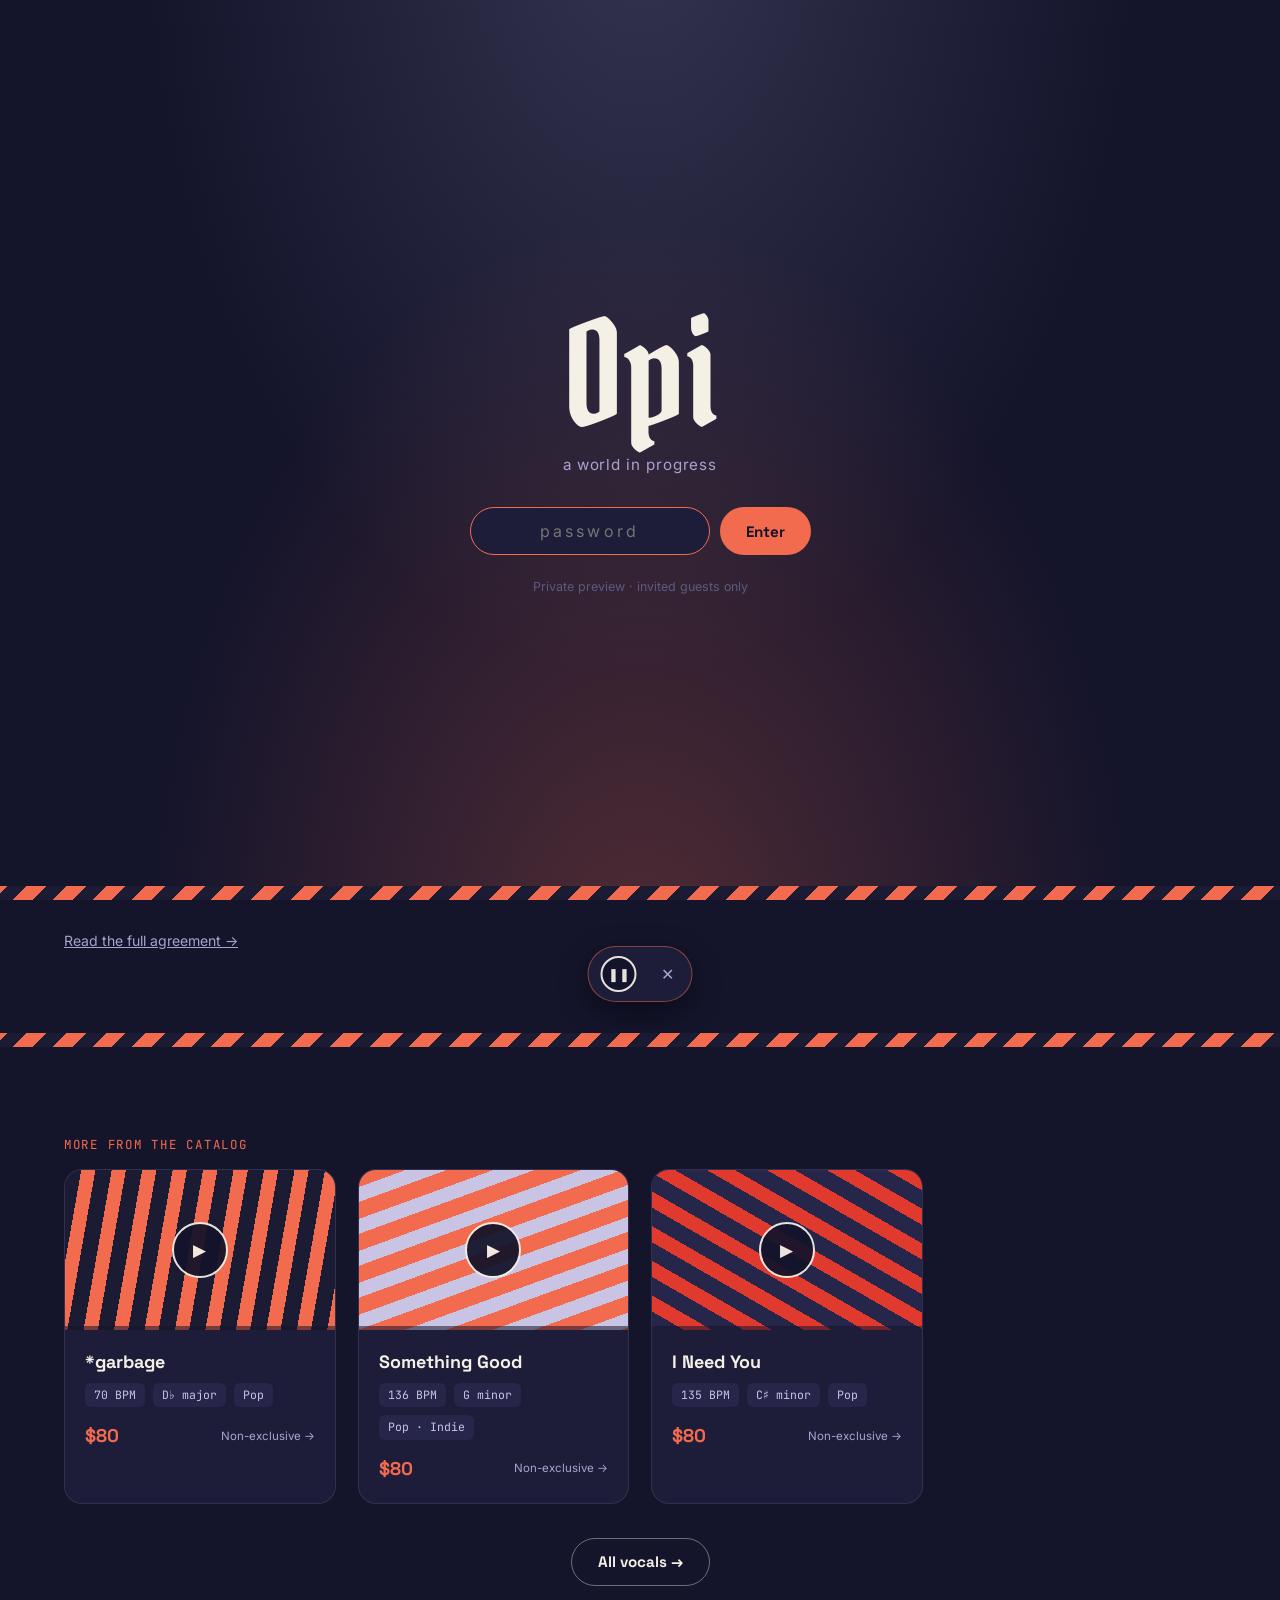
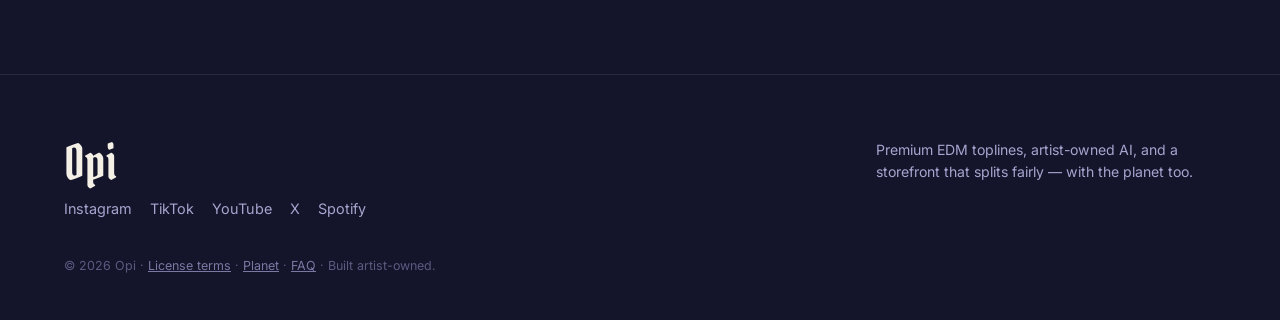
<file: vocal/life-raft.html>
<!DOCTYPE html><html lang="en"><head><meta charset="UTF-8"><meta name="viewport" content="width=device-width, initial-scale=1.0"><title>Life Raft — Opi</title><meta name="description" content="Premium EDM toplines, licensed straight from the artist."><meta name="robots" content="noindex, nofollow"><link rel="preconnect" href="https://fonts.googleapis.com"><link rel="preconnect" href="https://fonts.gstatic.com" crossorigin><link href="https://fonts.googleapis.com/css2?family=Pirata+One&family=Space+Grotesk:wght@400;500;700&family=Inter:wght@400;500;600&family=JetBrains+Mono:wght@500&display=swap" rel="stylesheet"><link rel="stylesheet" href="../styles.css?v=1788491421"></head><body><nav class="top"><div class="nav-inner"><a class="nav-logo blackletter" href="../index.html">Opi</a><div class="nav-links"><a href="../vocals.html" class="active">Marketplace</a><a href="../voice.html">Opi Voice</a><a href="../about.html">About</a><a class="btn" href="../vocals.html">Browse vocals</a></div></div></nav><div class="wrap detail"><div><div class="detail-art art-2"><button class="play" data-src="../assets/previews/life-raft.m4a" data-title="Life Raft" aria-label="Play preview" style="width:80px;height:80px;font-size:1.4rem">▶</button><div class="progress"><i></i></div></div><div class="license-summary"><div class="kicker">The license, in plain English</div><ul class="muted" style="padding-left:20px"><li>Use this vocal to create <strong>one new song</strong> (non-exclusive — others may license it too).</li><li>Release it anywhere: streaming, video, radio, sync, live — <strong>unlimited</strong>.</li><li>Ownership of the new song: <strong>50/50</strong> — master, publishing, and writer's share.</li><li>Credit in the title: <em>Your Song (feat. Opi)</em>.</li><li>Don't resell or give away the vocal itself; don't make sample packs from it; don't register it with Content ID.</li><li><strong>No AI use, ever:</strong> the vocal can't be used to train, tune, or build any model or voice clone.</li><li>Both of us register the splits with our PROs so royalties actually get collected.</li></ul><a class="muted" href="../license.html" style="font-size:.88rem">Read the full agreement →</a></div></div><div><div class="kicker">Non-exclusive vocal</div><h1>Life Raft</h1><div class="card-meta"><span class="chip">115 BPM</span><span class="chip">G minor</span><span class="chip">EDM</span><span class="chip">Non-exclusive</span></div><div class="price">$80</div><div class="muted" style="font-size:.9rem">One non-exclusive license · instant delivery after checkout</div><h3 style="margin-top:26px">What you get</h3><ul><li>Full acapella (WAV)</li><li>Dry stems: lead, doubles L/R, harmonies L/R, oohs L/R, ad-libs, breaths</li><li>Wet stems: lead, backgrounds, oohs &amp; ad-libs</li><li>Lyric sheet (PDF)</li></ul><div class="buybox"><strong>Checkout opens at launch.</strong><p class="muted" style="font-size:.9rem;margin-top:6px">Purchases will run through a signed license + secure delivery. Until then, reach out for this vocal directly.</p><div class="row"><a class="btn disabled" aria-disabled="true">Buy license — soon</a><a class="btn ghost" href="../about.html#custom">Ask about this vocal</a></div></div></div></div><div class="stripes"></div><section><div class="wrap"><div class="kicker">More from the catalog</div><div class="grid"><div class="card" data-lic="non-exclusive" data-bpm="70" data-key="D♭ major" data-genre="pop" data-title="*garbage"><div class="card-art art-1"><button class="play" data-src="../assets/previews/garbage.m4a" data-title="*garbage" data-featured="1" aria-label="Play preview">▶</button><div class="progress"><i></i></div></div><div class="card-body"><div class="card-title"><a href="../vocal/garbage.html">*garbage</a></div><div class="card-meta"><span class="chip">70 BPM</span><span class="chip">D♭ major</span><span class="chip">Pop</span></div><div class="card-foot"><span class="price">$80</span><a class="lic" href="../vocal/garbage.html" style="text-decoration:none">Non-exclusive →</a></div></div></div><div class="card" data-lic="non-exclusive" data-bpm="136" data-key="G minor" data-genre="pop · indie" data-title="something good"><div class="card-art art-3"><button class="play" data-src="../assets/previews/something-good.m4a" data-title="Something Good" aria-label="Play preview">▶</button><div class="progress"><i></i></div></div><div class="card-body"><div class="card-title"><a href="../vocal/something-good.html">Something Good</a></div><div class="card-meta"><span class="chip">136 BPM</span><span class="chip">G minor</span><span class="chip">Pop · Indie</span></div><div class="card-foot"><span class="price">$80</span><a class="lic" href="../vocal/something-good.html" style="text-decoration:none">Non-exclusive →</a></div></div></div><div class="card" data-lic="non-exclusive" data-bpm="135" data-key="C♯ minor" data-genre="pop" data-title="i need you"><div class="card-art art-4"><button class="play" data-src="../assets/previews/i-need-you.m4a" data-title="I Need You" aria-label="Play preview">▶</button><div class="progress"><i></i></div></div><div class="card-body"><div class="card-title"><a href="../vocal/i-need-you.html">I Need You</a></div><div class="card-meta"><span class="chip">135 BPM</span><span class="chip">C♯ minor</span><span class="chip">Pop</span></div><div class="card-foot"><span class="price">$80</span><a class="lic" href="../vocal/i-need-you.html" style="text-decoration:none">Non-exclusive →</a></div></div></div></div><div style="text-align:center;margin-top:34px"><a class="btn ghost" href="../vocals.html">All vocals →</a></div></div></section><footer><div class="wrap foot-inner"><div><div class="foot-logo blackletter">Opi</div><div class="socials"><a href="https://www.instagram.com/opi.forever" target="_blank" rel="noopener">Instagram</a><a href="https://www.tiktok.com/@opi.forever" target="_blank" rel="noopener">TikTok</a><a href="https://www.youtube.com/@opi.forever" target="_blank" rel="noopener">YouTube</a><a href="https://x.com/opi.forever" target="_blank" rel="noopener">X</a><a href="https://open.spotify.com/artist/3n3jBn86eVpuHjygk4Mp15" target="_blank" rel="noopener">Spotify</a></div></div><div class="muted" style="font-size:.88rem;max-width:340px">Premium EDM toplines, artist-owned AI, and a storefront that splits fairly — with the planet too.</div></div><div class="wrap fineprint">© 2026 Opi · <a href="../license.html">License terms</a> · <a href="../about.html#planet">Planet</a> · <a href="../about.html#faq">FAQ</a> · Built artist-owned.</div></footer><div class="now-playing"><button class="play np-toggle" aria-label="Pause">❚❚</button><span class="np-title"></span><button class="np-close" style="background:none;border:none;color:var(--lav);cursor:pointer;font-size:1rem" aria-label="Close">✕</button></div><script src="../site.js?v=1788491421"></script></body></html>
</file>
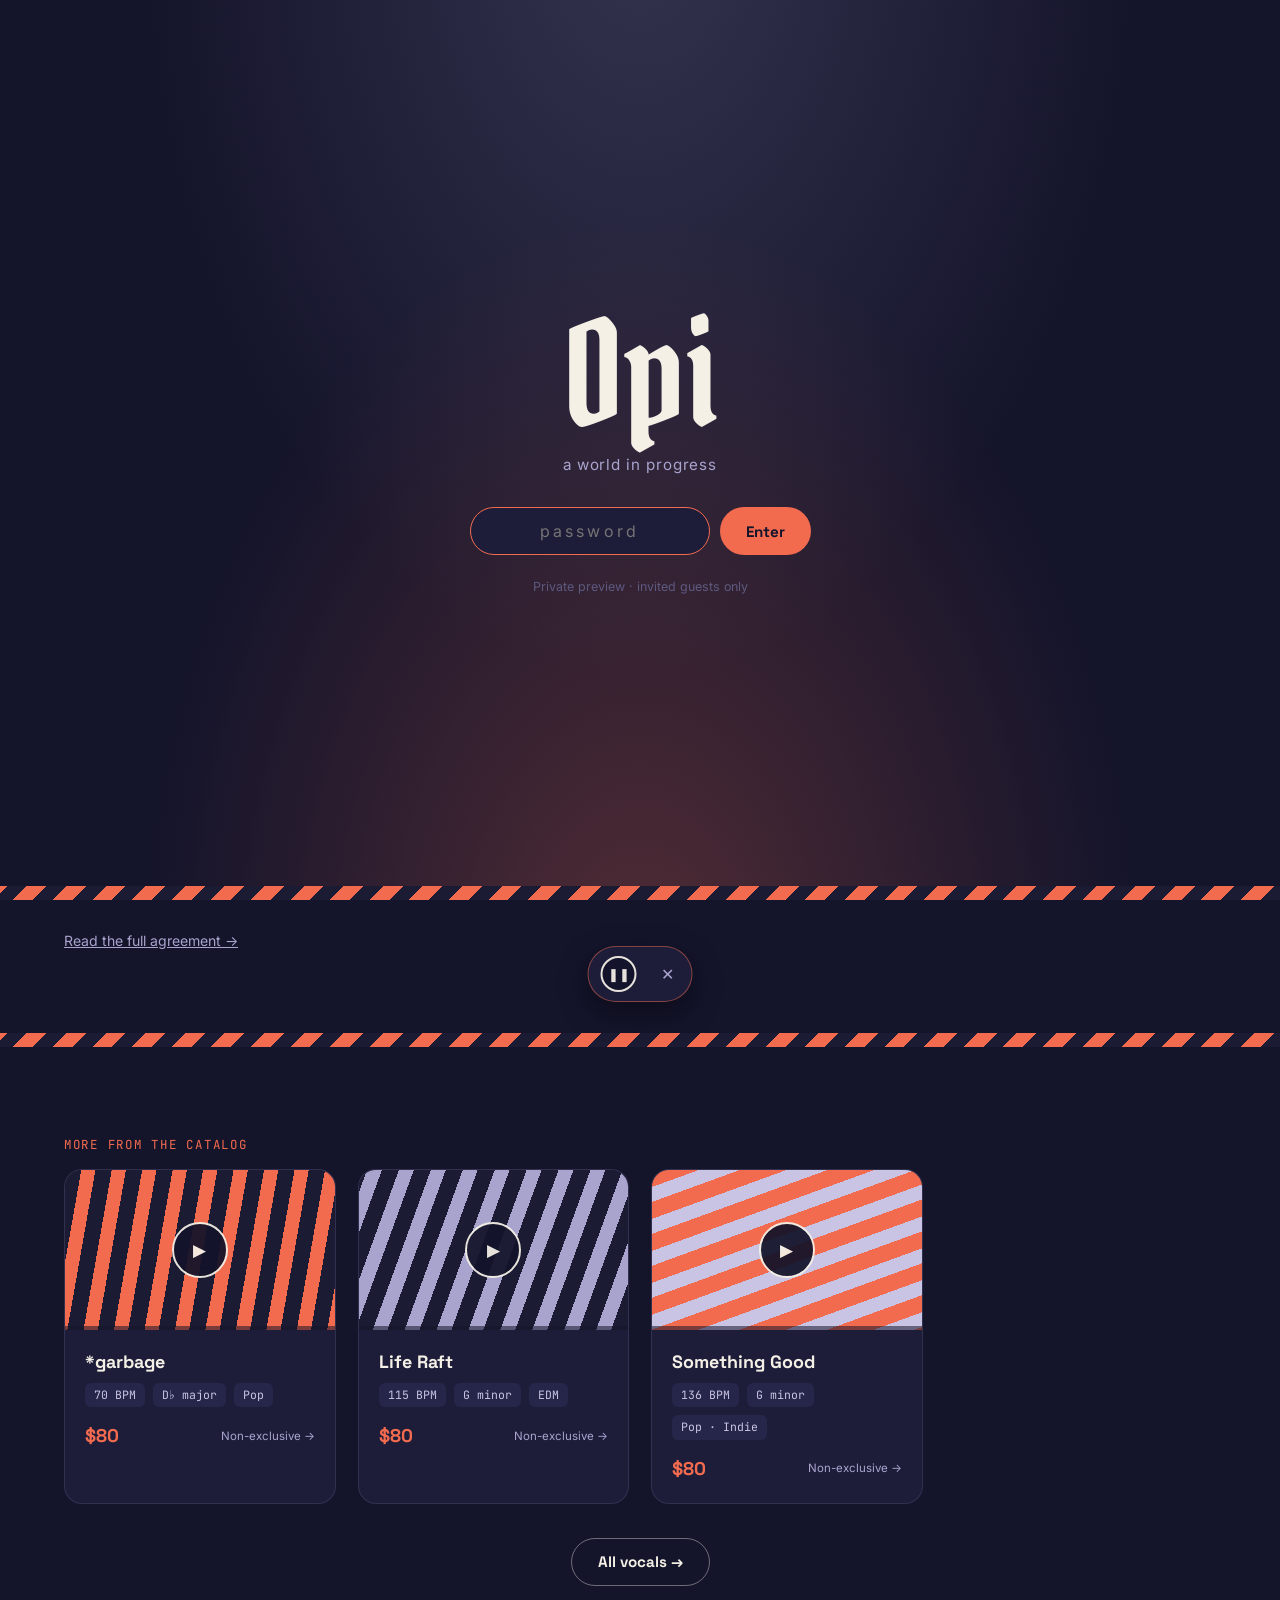
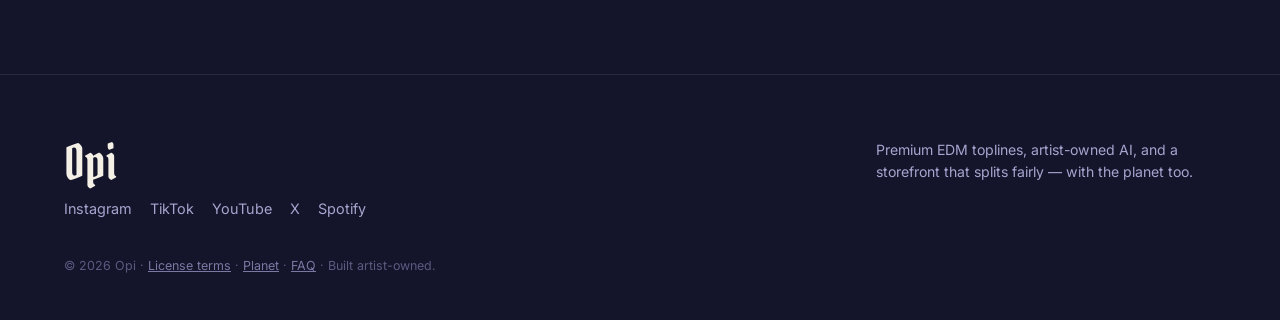
<file: vocal/oceans-deep.html>
<!DOCTYPE html><html lang="en"><head><meta charset="UTF-8"><meta name="viewport" content="width=device-width, initial-scale=1.0"><title>Oceans Deep — Opi</title><meta name="description" content="Premium EDM toplines, licensed straight from the artist."><meta name="robots" content="noindex, nofollow"><link rel="preconnect" href="https://fonts.googleapis.com"><link rel="preconnect" href="https://fonts.gstatic.com" crossorigin><link href="https://fonts.googleapis.com/css2?family=Pirata+One&family=Space+Grotesk:wght@400;500;700&family=Inter:wght@400;500;600&family=JetBrains+Mono:wght@500&display=swap" rel="stylesheet"><link rel="stylesheet" href="../styles.css?v=1788491421"></head><body><nav class="top"><div class="nav-inner"><a class="nav-logo blackletter" href="../index.html">Opi</a><div class="nav-links"><a href="../vocals.html" class="active">Marketplace</a><a href="../voice.html">Opi Voice</a><a href="../about.html">About</a><a class="btn" href="../vocals.html">Browse vocals</a></div></div></nav><div class="wrap detail"><div><div class="detail-art art-5"><button class="play" data-src="../assets/previews/oceans-deep.m4a" data-title="Oceans Deep" aria-label="Play preview" style="width:80px;height:80px;font-size:1.4rem">▶</button><div class="progress"><i></i></div></div><div class="license-summary"><div class="kicker">The license, in plain English</div><ul class="muted" style="padding-left:20px"><li>Use this vocal to create <strong>one new song</strong> (non-exclusive — others may license it too).</li><li>Release it anywhere: streaming, video, radio, sync, live — <strong>unlimited</strong>.</li><li>Ownership of the new song: <strong>50/50</strong> — master, publishing, and writer's share.</li><li>Credit in the title: <em>Your Song (feat. Opi)</em>.</li><li>Don't resell or give away the vocal itself; don't make sample packs from it; don't register it with Content ID.</li><li><strong>No AI use, ever:</strong> the vocal can't be used to train, tune, or build any model or voice clone.</li><li>Both of us register the splits with our PROs so royalties actually get collected.</li></ul><a class="muted" href="../license.html" style="font-size:.88rem">Read the full agreement →</a></div></div><div><div class="kicker">Non-exclusive vocal</div><h1>Oceans Deep</h1><div class="card-meta"><span class="chip">80 BPM</span><span class="chip">C♯ minor</span><span class="chip">Pop</span><span class="chip">Non-exclusive</span></div><div class="price">$80</div><div class="muted" style="font-size:.9rem">One non-exclusive license · instant delivery after checkout</div><h3 style="margin-top:26px">What you get</h3><ul><li>Full acapella (WAV)</li><li>Dry stems: lead, doubles L/R, harmonies L/R, low octave L/R, breaths</li><li>Wet stems: lead, backgrounds</li><li>Lyric sheet (PDF)</li></ul><div class="buybox"><strong>Checkout opens at launch.</strong><p class="muted" style="font-size:.9rem;margin-top:6px">Purchases will run through a signed license + secure delivery. Until then, reach out for this vocal directly.</p><div class="row"><a class="btn disabled" aria-disabled="true">Buy license — soon</a><a class="btn ghost" href="../about.html#custom">Ask about this vocal</a></div></div></div></div><div class="stripes"></div><section><div class="wrap"><div class="kicker">More from the catalog</div><div class="grid"><div class="card" data-lic="non-exclusive" data-bpm="70" data-key="D♭ major" data-genre="pop" data-title="*garbage"><div class="card-art art-1"><button class="play" data-src="../assets/previews/garbage.m4a" data-title="*garbage" data-featured="1" aria-label="Play preview">▶</button><div class="progress"><i></i></div></div><div class="card-body"><div class="card-title"><a href="../vocal/garbage.html">*garbage</a></div><div class="card-meta"><span class="chip">70 BPM</span><span class="chip">D♭ major</span><span class="chip">Pop</span></div><div class="card-foot"><span class="price">$80</span><a class="lic" href="../vocal/garbage.html" style="text-decoration:none">Non-exclusive →</a></div></div></div><div class="card" data-lic="non-exclusive" data-bpm="115" data-key="G minor" data-genre="edm" data-title="life raft"><div class="card-art art-2"><button class="play" data-src="../assets/previews/life-raft.m4a" data-title="Life Raft" aria-label="Play preview">▶</button><div class="progress"><i></i></div></div><div class="card-body"><div class="card-title"><a href="../vocal/life-raft.html">Life Raft</a></div><div class="card-meta"><span class="chip">115 BPM</span><span class="chip">G minor</span><span class="chip">EDM</span></div><div class="card-foot"><span class="price">$80</span><a class="lic" href="../vocal/life-raft.html" style="text-decoration:none">Non-exclusive →</a></div></div></div><div class="card" data-lic="non-exclusive" data-bpm="136" data-key="G minor" data-genre="pop · indie" data-title="something good"><div class="card-art art-3"><button class="play" data-src="../assets/previews/something-good.m4a" data-title="Something Good" aria-label="Play preview">▶</button><div class="progress"><i></i></div></div><div class="card-body"><div class="card-title"><a href="../vocal/something-good.html">Something Good</a></div><div class="card-meta"><span class="chip">136 BPM</span><span class="chip">G minor</span><span class="chip">Pop · Indie</span></div><div class="card-foot"><span class="price">$80</span><a class="lic" href="../vocal/something-good.html" style="text-decoration:none">Non-exclusive →</a></div></div></div></div><div style="text-align:center;margin-top:34px"><a class="btn ghost" href="../vocals.html">All vocals →</a></div></div></section><footer><div class="wrap foot-inner"><div><div class="foot-logo blackletter">Opi</div><div class="socials"><a href="https://www.instagram.com/opi.forever" target="_blank" rel="noopener">Instagram</a><a href="https://www.tiktok.com/@opi.forever" target="_blank" rel="noopener">TikTok</a><a href="https://www.youtube.com/@opi.forever" target="_blank" rel="noopener">YouTube</a><a href="https://x.com/opi.forever" target="_blank" rel="noopener">X</a><a href="https://open.spotify.com/artist/3n3jBn86eVpuHjygk4Mp15" target="_blank" rel="noopener">Spotify</a></div></div><div class="muted" style="font-size:.88rem;max-width:340px">Premium EDM toplines, artist-owned AI, and a storefront that splits fairly — with the planet too.</div></div><div class="wrap fineprint">© 2026 Opi · <a href="../license.html">License terms</a> · <a href="../about.html#planet">Planet</a> · <a href="../about.html#faq">FAQ</a> · Built artist-owned.</div></footer><div class="now-playing"><button class="play np-toggle" aria-label="Pause">❚❚</button><span class="np-title"></span><button class="np-close" style="background:none;border:none;color:var(--lav);cursor:pointer;font-size:1rem" aria-label="Close">✕</button></div><script src="../site.js?v=1788491421"></script></body></html>
</file>
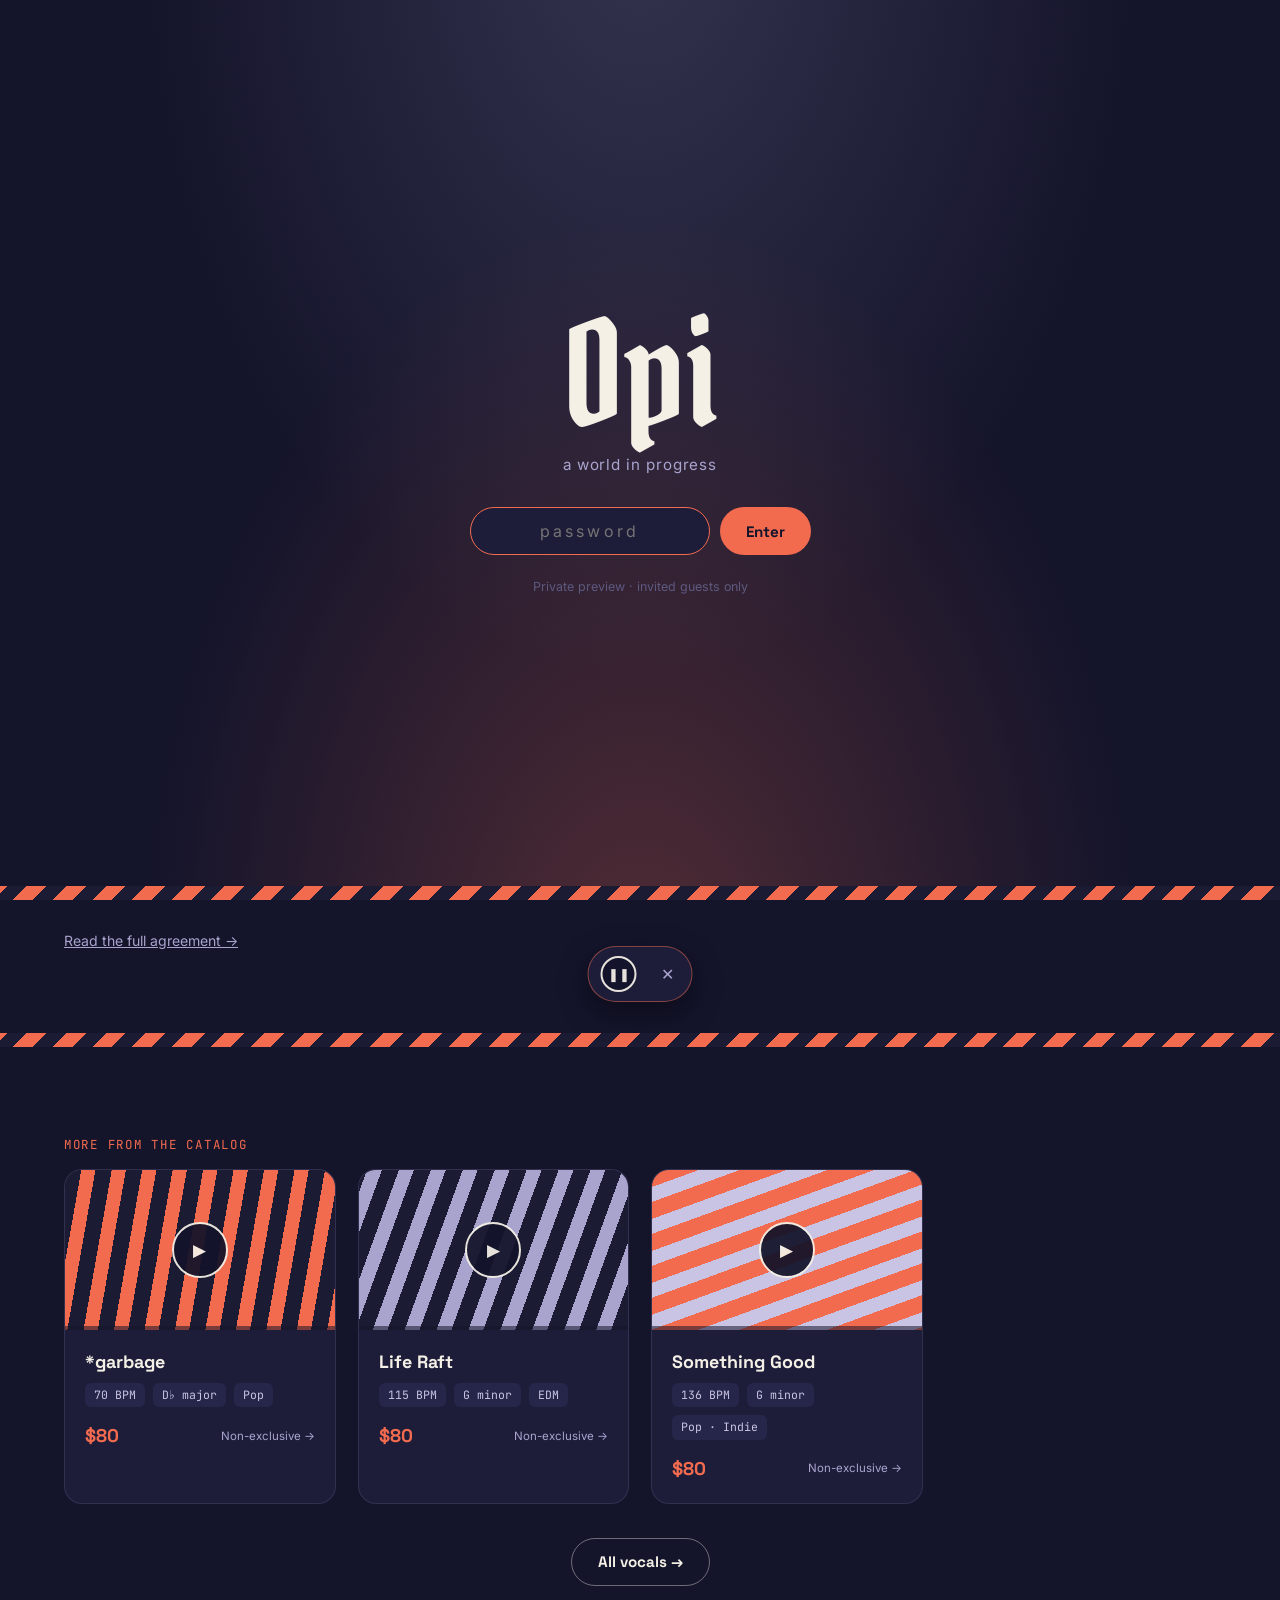
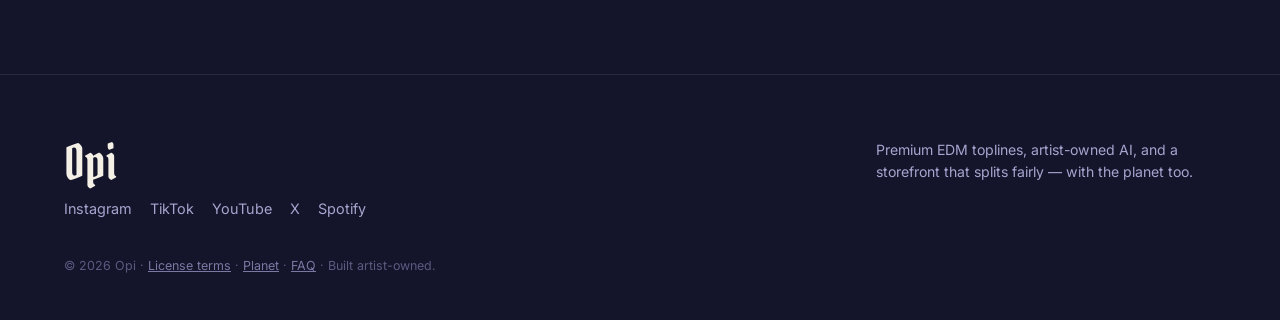
<file: vocal/sad.html>
<!DOCTYPE html><html lang="en"><head><meta charset="UTF-8"><meta name="viewport" content="width=device-width, initial-scale=1.0"><title>Sad — Opi</title><meta name="description" content="Premium EDM toplines, licensed straight from the artist."><meta name="robots" content="noindex, nofollow"><link rel="preconnect" href="https://fonts.googleapis.com"><link rel="preconnect" href="https://fonts.gstatic.com" crossorigin><link href="https://fonts.googleapis.com/css2?family=Pirata+One&family=Space+Grotesk:wght@400;500;700&family=Inter:wght@400;500;600&family=JetBrains+Mono:wght@500&display=swap" rel="stylesheet"><link rel="stylesheet" href="../styles.css?v=1788491421"></head><body><nav class="top"><div class="nav-inner"><a class="nav-logo blackletter" href="../index.html">Opi</a><div class="nav-links"><a href="../vocals.html" class="active">Marketplace</a><a href="../voice.html">Opi Voice</a><a href="../about.html">About</a><a class="btn" href="../vocals.html">Browse vocals</a></div></div></nav><div class="wrap detail"><div><div class="detail-art art-6"><button class="play" data-src="../assets/previews/sad.m4a" data-title="Sad" aria-label="Play preview" style="width:80px;height:80px;font-size:1.4rem">▶</button><div class="progress"><i></i></div></div><div class="license-summary"><div class="kicker">The license, in plain English</div><ul class="muted" style="padding-left:20px"><li>Use this vocal to create <strong>one new song</strong> (non-exclusive — others may license it too).</li><li>Release it anywhere: streaming, video, radio, sync, live — <strong>unlimited</strong>.</li><li>Ownership of the new song: <strong>50/50</strong> — master, publishing, and writer's share.</li><li>Credit in the title: <em>Your Song (feat. Opi)</em>.</li><li>Don't resell or give away the vocal itself; don't make sample packs from it; don't register it with Content ID.</li><li><strong>No AI use, ever:</strong> the vocal can't be used to train, tune, or build any model or voice clone.</li><li>Both of us register the splits with our PROs so royalties actually get collected.</li></ul><a class="muted" href="../license.html" style="font-size:.88rem">Read the full agreement →</a></div></div><div><div class="kicker">Non-exclusive vocal</div><h1>Sad</h1><div class="card-meta"><span class="chip">115 BPM</span><span class="chip">C major</span><span class="chip">Indie</span><span class="chip">Non-exclusive</span></div><div class="price">$50</div><div class="muted" style="font-size:.9rem">One non-exclusive license · instant delivery after checkout</div><h3 style="margin-top:26px">What you get</h3><ul><li>Dry vocal (WAV)</li><li>Wet vocal (WAV)</li><li>Lyric sheet (PDF)</li></ul><div class="buybox"><strong>Checkout opens at launch.</strong><p class="muted" style="font-size:.9rem;margin-top:6px">Purchases will run through a signed license + secure delivery. Until then, reach out for this vocal directly.</p><div class="row"><a class="btn disabled" aria-disabled="true">Buy license — soon</a><a class="btn ghost" href="../about.html#custom">Ask about this vocal</a></div></div></div></div><div class="stripes"></div><section><div class="wrap"><div class="kicker">More from the catalog</div><div class="grid"><div class="card" data-lic="non-exclusive" data-bpm="70" data-key="D♭ major" data-genre="pop" data-title="*garbage"><div class="card-art art-1"><button class="play" data-src="../assets/previews/garbage.m4a" data-title="*garbage" data-featured="1" aria-label="Play preview">▶</button><div class="progress"><i></i></div></div><div class="card-body"><div class="card-title"><a href="../vocal/garbage.html">*garbage</a></div><div class="card-meta"><span class="chip">70 BPM</span><span class="chip">D♭ major</span><span class="chip">Pop</span></div><div class="card-foot"><span class="price">$80</span><a class="lic" href="../vocal/garbage.html" style="text-decoration:none">Non-exclusive →</a></div></div></div><div class="card" data-lic="non-exclusive" data-bpm="115" data-key="G minor" data-genre="edm" data-title="life raft"><div class="card-art art-2"><button class="play" data-src="../assets/previews/life-raft.m4a" data-title="Life Raft" aria-label="Play preview">▶</button><div class="progress"><i></i></div></div><div class="card-body"><div class="card-title"><a href="../vocal/life-raft.html">Life Raft</a></div><div class="card-meta"><span class="chip">115 BPM</span><span class="chip">G minor</span><span class="chip">EDM</span></div><div class="card-foot"><span class="price">$80</span><a class="lic" href="../vocal/life-raft.html" style="text-decoration:none">Non-exclusive →</a></div></div></div><div class="card" data-lic="non-exclusive" data-bpm="136" data-key="G minor" data-genre="pop · indie" data-title="something good"><div class="card-art art-3"><button class="play" data-src="../assets/previews/something-good.m4a" data-title="Something Good" aria-label="Play preview">▶</button><div class="progress"><i></i></div></div><div class="card-body"><div class="card-title"><a href="../vocal/something-good.html">Something Good</a></div><div class="card-meta"><span class="chip">136 BPM</span><span class="chip">G minor</span><span class="chip">Pop · Indie</span></div><div class="card-foot"><span class="price">$80</span><a class="lic" href="../vocal/something-good.html" style="text-decoration:none">Non-exclusive →</a></div></div></div></div><div style="text-align:center;margin-top:34px"><a class="btn ghost" href="../vocals.html">All vocals →</a></div></div></section><footer><div class="wrap foot-inner"><div><div class="foot-logo blackletter">Opi</div><div class="socials"><a href="https://www.instagram.com/opi.forever" target="_blank" rel="noopener">Instagram</a><a href="https://www.tiktok.com/@opi.forever" target="_blank" rel="noopener">TikTok</a><a href="https://www.youtube.com/@opi.forever" target="_blank" rel="noopener">YouTube</a><a href="https://x.com/opi.forever" target="_blank" rel="noopener">X</a><a href="https://open.spotify.com/artist/3n3jBn86eVpuHjygk4Mp15" target="_blank" rel="noopener">Spotify</a></div></div><div class="muted" style="font-size:.88rem;max-width:340px">Premium EDM toplines, artist-owned AI, and a storefront that splits fairly — with the planet too.</div></div><div class="wrap fineprint">© 2026 Opi · <a href="../license.html">License terms</a> · <a href="../about.html#planet">Planet</a> · <a href="../about.html#faq">FAQ</a> · Built artist-owned.</div></footer><div class="now-playing"><button class="play np-toggle" aria-label="Pause">❚❚</button><span class="np-title"></span><button class="np-close" style="background:none;border:none;color:var(--lav);cursor:pointer;font-size:1rem" aria-label="Close">✕</button></div><script src="../site.js?v=1788491421"></script></body></html>
</file>
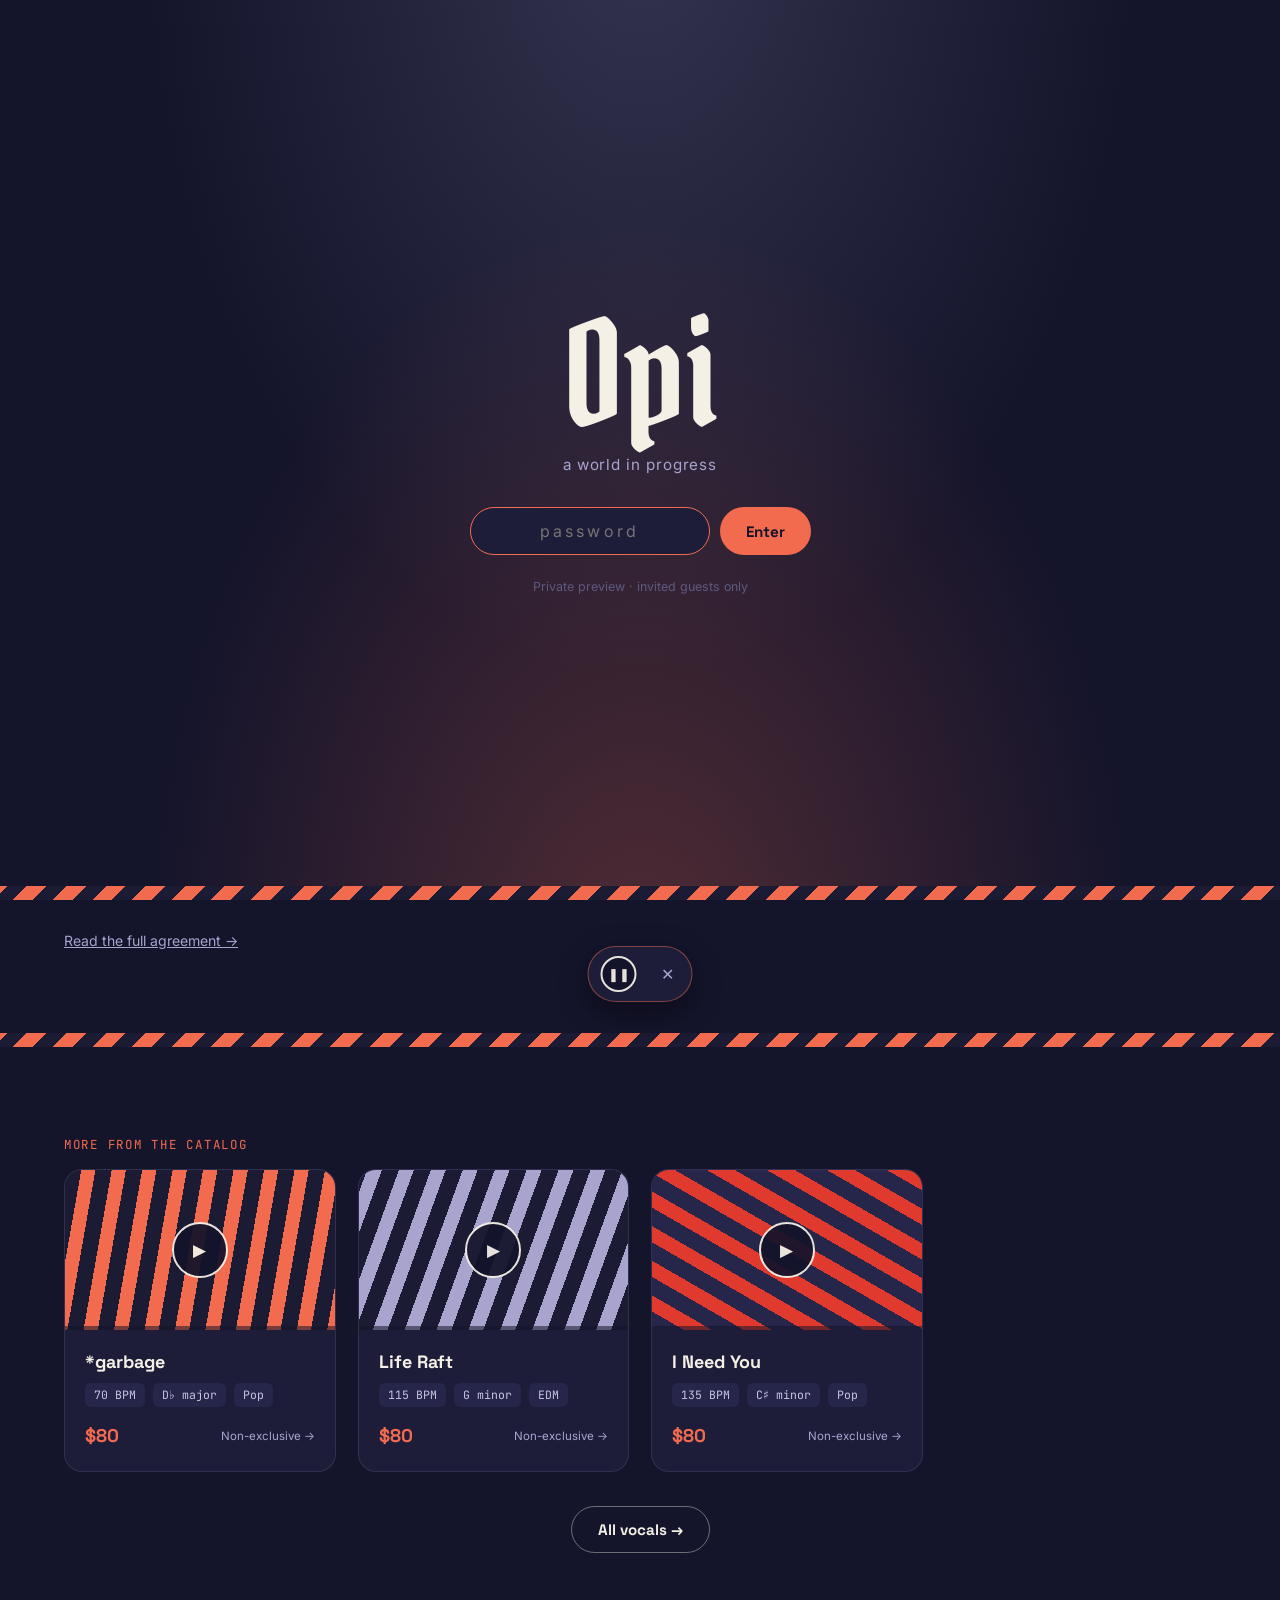
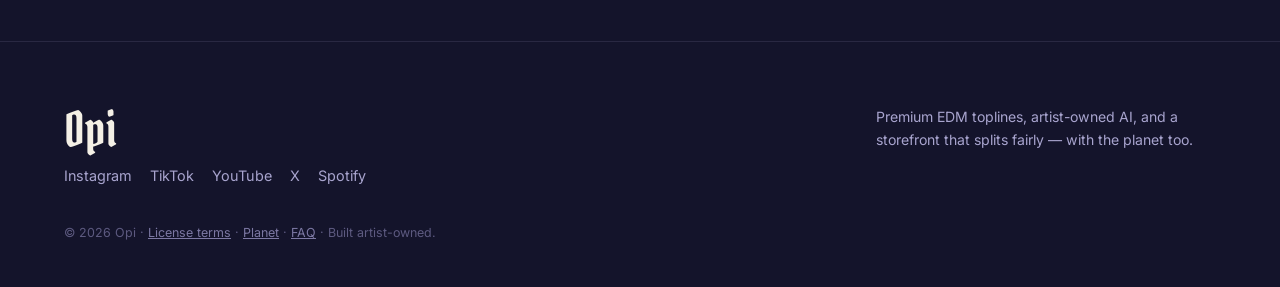
<file: vocal/something-good.html>
<!DOCTYPE html><html lang="en"><head><meta charset="UTF-8"><meta name="viewport" content="width=device-width, initial-scale=1.0"><title>Something Good — Opi</title><meta name="description" content="Premium EDM toplines, licensed straight from the artist."><meta name="robots" content="noindex, nofollow"><link rel="preconnect" href="https://fonts.googleapis.com"><link rel="preconnect" href="https://fonts.gstatic.com" crossorigin><link href="https://fonts.googleapis.com/css2?family=Pirata+One&family=Space+Grotesk:wght@400;500;700&family=Inter:wght@400;500;600&family=JetBrains+Mono:wght@500&display=swap" rel="stylesheet"><link rel="stylesheet" href="../styles.css?v=1788491421"></head><body><nav class="top"><div class="nav-inner"><a class="nav-logo blackletter" href="../index.html">Opi</a><div class="nav-links"><a href="../vocals.html" class="active">Marketplace</a><a href="../voice.html">Opi Voice</a><a href="../about.html">About</a><a class="btn" href="../vocals.html">Browse vocals</a></div></div></nav><div class="wrap detail"><div><div class="detail-art art-3"><button class="play" data-src="../assets/previews/something-good.m4a" data-title="Something Good" aria-label="Play preview" style="width:80px;height:80px;font-size:1.4rem">▶</button><div class="progress"><i></i></div></div><div class="license-summary"><div class="kicker">The license, in plain English</div><ul class="muted" style="padding-left:20px"><li>Use this vocal to create <strong>one new song</strong> (non-exclusive — others may license it too).</li><li>Release it anywhere: streaming, video, radio, sync, live — <strong>unlimited</strong>.</li><li>Ownership of the new song: <strong>50/50</strong> — master, publishing, and writer's share.</li><li>Credit in the title: <em>Your Song (feat. Opi)</em>.</li><li>Don't resell or give away the vocal itself; don't make sample packs from it; don't register it with Content ID.</li><li><strong>No AI use, ever:</strong> the vocal can't be used to train, tune, or build any model or voice clone.</li><li>Both of us register the splits with our PROs so royalties actually get collected.</li></ul><a class="muted" href="../license.html" style="font-size:.88rem">Read the full agreement →</a></div></div><div><div class="kicker">Non-exclusive vocal</div><h1>Something Good</h1><div class="card-meta"><span class="chip">136 BPM</span><span class="chip">G minor</span><span class="chip">Pop · Indie</span><span class="chip">Non-exclusive</span></div><div class="price">$80</div><div class="muted" style="font-size:.9rem">One non-exclusive license · instant delivery after checkout</div><h3 style="margin-top:26px">What you get</h3><ul><li>Full acapella (WAV)</li><li>Dry stems: lead, doubles L/R, harmonies L/R, low octave L/R</li><li>Wet stems: lead, backgrounds</li><li>Lyric sheet (PDF)</li></ul><div class="buybox"><strong>Checkout opens at launch.</strong><p class="muted" style="font-size:.9rem;margin-top:6px">Purchases will run through a signed license + secure delivery. Until then, reach out for this vocal directly.</p><div class="row"><a class="btn disabled" aria-disabled="true">Buy license — soon</a><a class="btn ghost" href="../about.html#custom">Ask about this vocal</a></div></div></div></div><div class="stripes"></div><section><div class="wrap"><div class="kicker">More from the catalog</div><div class="grid"><div class="card" data-lic="non-exclusive" data-bpm="70" data-key="D♭ major" data-genre="pop" data-title="*garbage"><div class="card-art art-1"><button class="play" data-src="../assets/previews/garbage.m4a" data-title="*garbage" data-featured="1" aria-label="Play preview">▶</button><div class="progress"><i></i></div></div><div class="card-body"><div class="card-title"><a href="../vocal/garbage.html">*garbage</a></div><div class="card-meta"><span class="chip">70 BPM</span><span class="chip">D♭ major</span><span class="chip">Pop</span></div><div class="card-foot"><span class="price">$80</span><a class="lic" href="../vocal/garbage.html" style="text-decoration:none">Non-exclusive →</a></div></div></div><div class="card" data-lic="non-exclusive" data-bpm="115" data-key="G minor" data-genre="edm" data-title="life raft"><div class="card-art art-2"><button class="play" data-src="../assets/previews/life-raft.m4a" data-title="Life Raft" aria-label="Play preview">▶</button><div class="progress"><i></i></div></div><div class="card-body"><div class="card-title"><a href="../vocal/life-raft.html">Life Raft</a></div><div class="card-meta"><span class="chip">115 BPM</span><span class="chip">G minor</span><span class="chip">EDM</span></div><div class="card-foot"><span class="price">$80</span><a class="lic" href="../vocal/life-raft.html" style="text-decoration:none">Non-exclusive →</a></div></div></div><div class="card" data-lic="non-exclusive" data-bpm="135" data-key="C♯ minor" data-genre="pop" data-title="i need you"><div class="card-art art-4"><button class="play" data-src="../assets/previews/i-need-you.m4a" data-title="I Need You" aria-label="Play preview">▶</button><div class="progress"><i></i></div></div><div class="card-body"><div class="card-title"><a href="../vocal/i-need-you.html">I Need You</a></div><div class="card-meta"><span class="chip">135 BPM</span><span class="chip">C♯ minor</span><span class="chip">Pop</span></div><div class="card-foot"><span class="price">$80</span><a class="lic" href="../vocal/i-need-you.html" style="text-decoration:none">Non-exclusive →</a></div></div></div></div><div style="text-align:center;margin-top:34px"><a class="btn ghost" href="../vocals.html">All vocals →</a></div></div></section><footer><div class="wrap foot-inner"><div><div class="foot-logo blackletter">Opi</div><div class="socials"><a href="https://www.instagram.com/opi.forever" target="_blank" rel="noopener">Instagram</a><a href="https://www.tiktok.com/@opi.forever" target="_blank" rel="noopener">TikTok</a><a href="https://www.youtube.com/@opi.forever" target="_blank" rel="noopener">YouTube</a><a href="https://x.com/opi.forever" target="_blank" rel="noopener">X</a><a href="https://open.spotify.com/artist/3n3jBn86eVpuHjygk4Mp15" target="_blank" rel="noopener">Spotify</a></div></div><div class="muted" style="font-size:.88rem;max-width:340px">Premium EDM toplines, artist-owned AI, and a storefront that splits fairly — with the planet too.</div></div><div class="wrap fineprint">© 2026 Opi · <a href="../license.html">License terms</a> · <a href="../about.html#planet">Planet</a> · <a href="../about.html#faq">FAQ</a> · Built artist-owned.</div></footer><div class="now-playing"><button class="play np-toggle" aria-label="Pause">❚❚</button><span class="np-title"></span><button class="np-close" style="background:none;border:none;color:var(--lav);cursor:pointer;font-size:1rem" aria-label="Close">✕</button></div><script src="../site.js?v=1788491421"></script></body></html>
</file>
<file: styles.css>
/* ===== Opi — shared styles ===== */
:root{
  --ink:#14142b; --ink-2:#1d1d3a; --ink-3:#26264a;
  --cream:#f4f0e6; --lav:#a8a4ce; --lav-2:#c9c4e4;
  --coral:#f26b4f; --red:#e0392e;
  --stripe-a:#1b1b33; --stripe-b:#f26b4f;
  --line:rgba(168,164,206,.14);
}
*{margin:0;padding:0;box-sizing:border-box}
html{scroll-behavior:smooth}
html.locked{overflow:hidden}
body{background:var(--ink);color:var(--cream);font-family:'Inter',sans-serif;line-height:1.6;overflow-x:hidden}
img,video{max-width:100%;display:block}
a{color:inherit}
.wrap{max-width:1200px;margin:0 auto;padding:0 24px}
.narrow{max-width:820px}
.blackletter{font-family:'Pirata One',serif;font-weight:400}
h1,h2,h3{font-family:'Space Grotesk',sans-serif;line-height:1.15}
.mono{font-family:'JetBrains Mono',monospace}
.muted{color:var(--lav)}
.kicker{color:var(--coral);font-family:'JetBrains Mono',monospace;font-size:.78rem;letter-spacing:.14em;text-transform:uppercase;margin-bottom:14px}
h2{font-size:clamp(1.9rem,4vw,2.8rem);font-weight:700;margin-bottom:14px}
h3{font-size:1.15rem;margin-bottom:8px}
.section-sub{color:var(--lav);max-width:620px;margin-bottom:44px}
section{padding:88px 0}
.stripes{height:14px;background:repeating-linear-gradient(-45deg,var(--stripe-a) 0 14px,var(--stripe-b) 14px 28px)}

/* buttons */
.btn{display:inline-block;background:var(--coral);color:var(--ink);padding:12px 26px;border-radius:999px;text-decoration:none;font-family:'Space Grotesk',sans-serif;font-weight:700;font-size:.95rem;transition:transform .15s,background .2s,opacity .2s;border:none;cursor:pointer;line-height:1.4}
.btn:hover{transform:translateY(-2px);background:#ff8266}
.btn.ghost{background:transparent;color:var(--cream);border:1.5px solid rgba(244,240,230,.4)}
.btn.ghost:hover{border-color:var(--cream);background:rgba(244,240,230,.06)}
.btn.big{padding:16px 34px;font-size:1.05rem}
.btn[disabled],.btn.disabled{opacity:.55;cursor:not-allowed;transform:none}

/* nav */
nav.top{position:sticky;top:0;z-index:50;background:color-mix(in srgb,var(--ink) 84%,transparent);backdrop-filter:blur(14px);border-bottom:1px solid var(--line)}
.nav-inner{max-width:1200px;margin:0 auto;padding:12px 24px;display:flex;align-items:center;justify-content:space-between;gap:16px}
.nav-logo{font-size:2rem;color:var(--cream);text-decoration:none;line-height:1}
.nav-links{display:flex;gap:24px;align-items:center;flex-wrap:wrap;justify-content:flex-end}
.nav-links a{color:var(--lav);text-decoration:none;font-size:.92rem;font-weight:500;transition:color .2s}
.nav-links a:hover,.nav-links a.active{color:var(--cream)}
.nav-links .btn{padding:9px 20px;font-size:.88rem}

/* page header */
.page-head{padding-top:72px;padding-bottom:28px}
.page-head h1{font-size:clamp(2.2rem,5vw,3.6rem);font-weight:700;margin-bottom:12px}
.page-head p{color:var(--lav);max-width:640px}

/* cards grid */
.grid{display:grid;grid-template-columns:repeat(auto-fill,minmax(260px,1fr));gap:22px}
.card{background:var(--ink-2);border:1px solid var(--line);border-radius:18px;overflow:hidden;transition:transform .18s,border-color .2s;position:relative}
.card:hover{transform:translateY(-4px);border-color:rgba(242,107,79,.5)}
.card-art{height:160px;position:relative;display:flex;align-items:center;justify-content:center}
.art-1{background:repeating-linear-gradient(100deg,#1b1b33 0 16px,#f26b4f 16px 30px)}
.art-2{background:repeating-linear-gradient(-70deg,#1b1b33 0 16px,#a8a4ce 16px 30px)}
.art-3{background:repeating-linear-gradient(160deg,#f26b4f 0 16px,#c9c4e4 16px 30px)}
.art-4{background:repeating-linear-gradient(30deg,#26264a 0 16px,#e0392e 16px 30px)}
.art-5{background:repeating-linear-gradient(120deg,#a8a4ce 0 16px,#14142b 16px 30px)}
.art-6{background:repeating-linear-gradient(-30deg,#e0392e 0 16px,#f4f0e6 16px 30px)}
.card-body{padding:18px 20px 20px}
.card-title{font-family:'Space Grotesk',sans-serif;font-weight:700;font-size:1.12rem;margin-bottom:6px}
.card-title a{text-decoration:none;color:var(--cream)}
.card-meta{display:flex;gap:8px;margin-bottom:14px;flex-wrap:wrap}
.chip{font-family:'JetBrains Mono',monospace;font-size:.72rem;background:var(--ink-3);color:var(--lav-2);padding:3px 9px;border-radius:6px}
.card-foot{display:flex;justify-content:space-between;align-items:center}
.price{font-family:'Space Grotesk',sans-serif;font-weight:700;font-size:1.15rem;color:var(--coral)}
.lic{font-size:.72rem;color:var(--lav)}

/* player */
.play{width:56px;height:56px;border-radius:50%;background:var(--ink);color:var(--cream);display:flex;align-items:center;justify-content:center;font-size:1.05rem;border:2px solid var(--cream);cursor:pointer;transition:transform .15s;opacity:.94;padding:0}
.play:hover{transform:scale(1.1)}
.play.playing{background:var(--coral);color:var(--ink);border-color:var(--coral)}
.progress{position:absolute;left:0;right:0;bottom:0;height:4px;background:rgba(20,20,43,.55)}
.progress > i{display:block;height:100%;width:0;background:var(--cream)}
.now-playing{position:fixed;left:50%;bottom:18px;transform:translateX(-50%) translateY(120px);background:var(--ink-2);border:1px solid rgba(242,107,79,.5);border-radius:999px;padding:9px 18px 9px 12px;display:flex;align-items:center;gap:12px;font-size:.88rem;z-index:40;transition:transform .3s;box-shadow:0 10px 30px rgba(0,0,0,.4);white-space:nowrap}
.now-playing.show{transform:translateX(-50%) translateY(0)}
.now-playing .play{width:36px;height:36px;font-size:.8rem}

/* ladder / steps */
.ladder{display:grid;grid-template-columns:repeat(auto-fit,minmax(230px,1fr));gap:20px}
.rung{background:var(--ink-2);border:1px solid var(--line);border-radius:18px;padding:30px 26px;position:relative}
.rung.hot{border-color:var(--coral);background:linear-gradient(180deg,rgba(242,107,79,.09),var(--ink-2))}
.rung .tier{font-family:'JetBrains Mono',monospace;font-size:.72rem;letter-spacing:.12em;text-transform:uppercase;color:var(--lav);margin-bottom:10px}
.rung .amount{font-family:'Space Grotesk',sans-serif;font-size:1.7rem;font-weight:700;margin-bottom:8px}
.rung p{color:var(--lav);font-size:.9rem}
.tag{position:absolute;top:16px;right:16px;font-size:.66rem;background:var(--ink-3);color:var(--lav-2);padding:3px 9px;border-radius:6px;letter-spacing:.06em;text-transform:uppercase}
.steps{display:grid;grid-template-columns:repeat(auto-fit,minmax(250px,1fr));gap:22px}
.step{background:var(--ink-2);border-radius:18px;padding:32px 28px;border:1px solid var(--line)}
.step .num{font-family:'Pirata One',serif;font-size:2.6rem;color:var(--coral);line-height:1;margin-bottom:12px}
.step p{color:var(--lav);font-size:.92rem}

/* split */
.split{display:grid;grid-template-columns:1fr 1fr;gap:56px;align-items:center}
.split img{width:100%;border-radius:22px}

/* forms */
.inline-form{display:flex;gap:12px;margin-top:22px;flex-wrap:wrap}
.inline-form input,.field{flex:1;min-width:220px;background:var(--ink-2);border:1.5px solid rgba(168,164,206,.3);border-radius:999px;padding:13px 22px;color:var(--cream);font-family:'Inter',sans-serif;font-size:.95rem;outline:none}
.inline-form input:focus,.field:focus{border-color:var(--coral)}
textarea.field{border-radius:18px;min-height:130px;resize:vertical;width:100%}
.form-note{color:#7c78a3;font-size:.8rem;margin-top:10px}
.form-ok{color:var(--coral);font-weight:600;margin-top:12px}

/* faq */
.faq details{border-top:1px solid var(--line);padding:18px 0}
.faq details:last-child{border-bottom:1px solid var(--line)}
.faq summary{cursor:pointer;font-family:'Space Grotesk',sans-serif;font-weight:700;font-size:1.05rem;list-style:none;display:flex;justify-content:space-between;align-items:center;gap:16px}
.faq summary::-webkit-details-marker{display:none}
.faq summary::after{content:'+';color:var(--coral);font-size:1.4rem;line-height:1}
.faq details[open] summary::after{content:'–'}
.faq details p,.faq details ul{color:var(--lav);margin-top:10px;font-size:.95rem}
.faq details ul{padding-left:20px}

/* pledge cards */
.pledges{display:grid;grid-template-columns:repeat(auto-fit,minmax(240px,1fr));gap:20px}
.pledge{background:var(--ink-2);border:1px solid var(--line);border-radius:18px;padding:28px 26px}
.pledge .ico{font-size:1.6rem;margin-bottom:10px}
.pledge p{color:var(--lav);font-size:.92rem}

/* planet strip */
.planet{background:var(--ink-2);border-top:1px solid var(--line);border-bottom:1px solid var(--line);padding:52px 0}
.planet-inner{display:flex;gap:40px;align-items:center;justify-content:space-between;flex-wrap:wrap}
.planet p{color:var(--lav);max-width:560px;font-size:.95rem}
.counter{font-family:'JetBrains Mono',monospace;color:var(--coral);font-size:.85rem;margin-top:10px}

/* footer */
footer{padding:64px 0 44px;border-top:1px solid var(--line)}
.foot-inner{display:flex;justify-content:space-between;align-items:flex-start;gap:40px;flex-wrap:wrap}
.foot-logo{font-size:3rem;line-height:1}
.socials{display:flex;gap:18px;margin-top:10px;flex-wrap:wrap}
.socials a{color:var(--lav);text-decoration:none;font-size:.9rem}
.socials a:hover{color:var(--cream)}
.fineprint{color:#5d5a80;font-size:.78rem;margin-top:36px}
.fineprint a{color:#7c78a3}

/* intro (index) */
.intro{position:relative;min-height:100vh;display:flex;align-items:center;justify-content:center;text-align:center;overflow:hidden}
.intro video,.intro .poster{position:absolute;inset:0;width:100%;height:100%;object-fit:cover}
.intro video{transform:scale(1.14);transform-origin:8% 100%} /* crops the top-right corner (generator watermark) out of frame */
.intro::after{content:'';position:absolute;inset:0;background:radial-gradient(ellipse at 50% 60%,rgba(20,20,43,.15),rgba(20,20,43,.78) 75%)}
.intro-inner{position:relative;z-index:2;padding:24px 24px 110px}
.intro-logo{font-size:clamp(7rem,22vw,15rem);line-height:.9;color:var(--cream);text-shadow:0 4px 40px rgba(20,20,43,.6)}
.intro-tag{font-family:'Space Grotesk',sans-serif;font-size:clamp(1.1rem,2.6vw,1.6rem);font-weight:500;color:var(--lav-2);margin:10px 0 34px}
.intro-ctas{display:flex;gap:14px;justify-content:center;flex-wrap:wrap}
.intro-links{position:absolute;bottom:26px;left:0;right:0;z-index:2;display:flex;justify-content:center;gap:26px;font-size:.82rem;letter-spacing:.06em;text-transform:uppercase}
.intro-links a{color:var(--lav);text-decoration:none}
.intro-links a:hover{color:var(--cream)}

/* detail page */
.detail{display:grid;grid-template-columns:1.1fr 1fr;gap:56px;align-items:start;padding-top:56px;padding-bottom:80px}
.detail-art{border-radius:22px;height:380px;position:relative;display:flex;align-items:center;justify-content:center;overflow:hidden}
.detail h1{font-size:clamp(2.2rem,5vw,3.4rem);font-weight:700;margin-bottom:10px}
.detail .price{font-size:2rem;margin:22px 0 4px}
.detail ul{padding-left:20px;color:var(--lav);margin:12px 0 22px}
.detail li{margin:4px 0}
.buybox{background:var(--ink-2);border:1px solid var(--line);border-radius:18px;padding:26px;margin-top:26px}
.buybox .row{display:flex;gap:12px;flex-wrap:wrap;margin-top:14px}
.license-summary{margin-top:30px}
.license-summary li{margin:6px 0}

/* gate */
#gate{position:fixed;inset:0;z-index:999;background:radial-gradient(ellipse at 50% 110%,rgba(242,107,79,.28),transparent 55%),radial-gradient(ellipse at 50% -10%,rgba(168,164,206,.22),transparent 55%),var(--ink);display:flex;align-items:center;justify-content:center;text-align:center;padding:24px}
#gate::before{content:'';position:absolute;left:0;right:0;bottom:0;height:14px;background:repeating-linear-gradient(-45deg,var(--stripe-a) 0 14px,var(--stripe-b) 14px 28px)}
.gate-logo{font-size:clamp(5rem,14vw,9rem);line-height:1;color:var(--cream)}
.gate-sub{color:var(--lav);font-size:.95rem;margin:6px 0 30px;letter-spacing:.06em}
.gate-form{display:flex;gap:10px;justify-content:center;flex-wrap:wrap}
.gate-form input{background:var(--ink-2);border:1.5px solid rgba(168,164,206,.35);border-radius:999px;padding:13px 22px;color:var(--cream);font-family:'Inter',sans-serif;font-size:1rem;outline:none;width:240px;text-align:center;letter-spacing:.2em}
.gate-form input:focus{border-color:var(--coral)}
.gate-form input.shake{animation:shake .35s}
@keyframes shake{25%{transform:translateX(-7px)}75%{transform:translateX(7px)}}
.gate-hint{color:#5d5a80;font-size:.78rem;margin-top:22px}

@media (max-width:820px){
  .split,.detail{grid-template-columns:1fr;gap:32px}
  section{padding:64px 0}
  .nav-links{gap:14px}
  .nav-links a{font-size:.84rem}
  .detail-art{height:260px}
}

/* legal page */
.legal h1{font-size:1.5rem;margin:26px 0 6px}
.legal h2{font-size:1.15rem;margin:30px 0 8px;color:var(--cream)}
.legal p{color:var(--lav-2);margin:8px 0;font-size:.95rem}
.legal p.indent{padding-left:22px}
.legal hr{border:0;border-top:1px solid var(--line);margin:22px 0}
.legal .field{font-family:'JetBrains Mono',monospace;font-size:.8rem;background:var(--ink-3);color:var(--coral);padding:1px 6px;border-radius:4px}

/* bio */
.bio p{color:var(--lav-2);font-size:1.02rem;margin:0 0 14px;max-width:560px}
.bio p:first-child{font-family:'Space Grotesk',sans-serif;font-weight:700;font-size:1.3rem;color:var(--cream)}
.bio .bio-close{margin-top:22px;color:var(--cream);font-family:'Space Grotesk',sans-serif;font-weight:500;font-size:1.15rem}
.bio .bio-close .blackletter{font-size:1.9rem;color:var(--coral);line-height:1}

/* marketplace filter + submit form */
.filter-bar{display:flex;gap:10px;align-items:center;margin-top:24px;flex-wrap:wrap}
.chip-btn{background:transparent;border:1.5px solid rgba(168,164,206,.35);color:var(--lav);border-radius:999px;padding:8px 18px;font-family:'Space Grotesk',sans-serif;font-weight:500;font-size:.88rem;cursor:pointer;transition:all .2s}
.chip-btn:hover{color:var(--cream);border-color:var(--cream)}
.chip-btn.active{background:var(--coral);border-color:var(--coral);color:var(--ink);font-weight:700}
.sell-link{margin-left:auto;color:var(--coral);text-decoration:none;font-size:.9rem;font-weight:600}
.sell-link:hover{text-decoration:underline}
.empty-state{background:var(--ink-2);border:1px solid var(--line);border-radius:18px;padding:40px;text-align:center;margin-top:8px}
.submit-form h3{margin:30px 0 12px;font-size:1.05rem;color:var(--cream)}
.form-grid{display:grid;grid-template-columns:1fr 1fr;gap:14px}
.form-grid label{display:flex;flex-direction:column;gap:6px;font-size:.85rem;color:var(--lav);font-weight:500}
.form-grid .field{min-width:0;width:100%}
.form-grid input[type=file]{padding:11px 18px;cursor:not-allowed;opacity:.6}
.opt{color:#7c78a3;font-weight:400}
.radio-row{display:flex;gap:18px;align-items:center;background:var(--ink-2);border:1.5px solid rgba(168,164,206,.3);border-radius:999px;padding:12px 22px}
.radio{display:flex;gap:8px;align-items:center;color:var(--lav-2);font-size:.92rem;cursor:pointer}
.radio input{accent-color:var(--coral)}
.agree{display:flex;gap:12px;align-items:flex-start;margin-top:26px;color:var(--lav);font-size:.88rem;cursor:pointer}
.agree input{margin-top:4px;accent-color:var(--coral)}
@media (max-width:680px){.form-grid{grid-template-columns:1fr}.sell-link{margin-left:0}}

/* voice tool */
.vtool{background:var(--ink-2);border:1px solid var(--line);border-radius:22px;padding:34px;position:relative}
.vtool-modes{display:flex;gap:8px;margin-bottom:24px}
.vmode{font-family:'JetBrains Mono',monospace;font-size:.75rem;letter-spacing:.08em;text-transform:uppercase;padding:5px 14px;border-radius:999px;border:1px solid var(--line);color:var(--lav)}
.vmode.active{background:var(--coral);border-color:var(--coral);color:var(--ink);font-weight:700}
.vmode.dim{opacity:.5}
.vtool-idle{display:flex;gap:14px;flex-wrap:wrap}
.vtool-rec{display:flex;align-items:center;gap:16px}
.rec-dot{width:16px;height:16px;border-radius:50%;background:var(--red);animation:pulse 1s infinite}
@keyframes pulse{50%{opacity:.25}}
#vtTimer{font-size:1.3rem;color:var(--cream)}
.vtool-notice{margin-top:18px;background:var(--ink-3);border:1px solid rgba(242,107,79,.4);border-radius:14px;padding:18px 20px}
.vtool-tips{font-size:.85rem;margin-top:18px;text-align:center}

[hidden]{display:none!important}

/* pro knobs */
.vtool-knobs{background:var(--ink-3);border-radius:14px;padding:20px 22px;margin-bottom:22px;display:grid;gap:16px}
.knob{display:block;font-size:.85rem;color:var(--lav-2);font-weight:600}
.knob .kv{color:var(--coral);font-family:'JetBrains Mono',monospace;margin-left:6px}
.knob input[type=range]{width:100%;margin:6px 0 2px;accent-color:var(--coral)}
.knob small{display:block;color:#7c78a3;font-weight:400}
.vmode{cursor:pointer}

/* guided tour */
.tour-pill{margin-top:16px;background:var(--ink-2);border:1.5px solid var(--coral);color:var(--cream);border-radius:999px;padding:10px 22px;font-family:'Space Grotesk',sans-serif;font-weight:700;font-size:.9rem;cursor:pointer;transition:all .2s}
.tour-pill:hover{background:var(--coral);color:var(--ink)}
.tour-pill.pulse{animation:tourpulse 1.6s infinite}
@keyframes tourpulse{50%{box-shadow:0 0 0 10px rgba(242,107,79,.15)}}
.tour-spot{outline:3px solid var(--coral) !important;outline-offset:6px;border-radius:12px;animation:spotglow 1.2s infinite}
@keyframes spotglow{50%{outline-color:rgba(242,107,79,.35)}}

/* tour theatrics */
.tour-press{animation:tpress .7s ease}
@keyframes tpress{30%{transform:scale(.93)}60%{transform:scale(1.04)}}
.tour-recpulse{position:relative}
.tour-recpulse::after{content:'';position:absolute;inset:-4px;border-radius:999px;border:2px solid var(--red);animation:tpulse 1s infinite}
@keyframes tpulse{70%{opacity:0;transform:scale(1.25)}100%{opacity:0}}
.ghost-file{position:absolute;z-index:70;background:var(--ink-3);border:1px solid var(--coral);border-radius:12px;padding:10px 18px;font-family:'JetBrains Mono',monospace;font-size:.85rem;color:var(--cream);box-shadow:0 10px 30px rgba(0,0,0,.5);pointer-events:none;animation:ghostslide 2.2s ease forwards}
@keyframes ghostslide{0%{opacity:0;transform:translate(140px,-40px) rotate(4deg)}25%{opacity:1}85%{opacity:1;transform:translate(0,0) rotate(0)}100%{opacity:0;transform:translate(0,6px)}}

/* tour expression pack */
.tour-confetti{position:fixed;inset:0;pointer-events:none;z-index:90}
.tour-confetti i{position:absolute;width:10px;height:14px;border-radius:2px;animation:confall 2.3s ease-out forwards}
@keyframes confall{to{transform:translate(var(--dx),var(--dy)) rotate(var(--r));opacity:0}}
.tour-cardpop{animation:cardpop 1.1s ease}
@keyframes cardpop{30%{transform:translateY(-10px) rotate(-1.2deg) scale(1.03)}60%{transform:translateY(2px)}}
.tour-glitch{animation:tglitch .5s steps(2) 4;color:var(--coral)!important;display:inline-block}
@keyframes tglitch{20%{transform:translate(-2px,1px);text-shadow:2px 0 #e0392e,-2px 0 #a8a4ce}40%{transform:translate(2px,-1px)}60%{transform:translate(-1px,-1px);text-shadow:-2px 0 #e0392e,2px 0 #a8a4ce}80%{transform:translate(1px,1px)}}
.ghost-chip{position:absolute;z-index:70;background:var(--ink-3);border:1px solid var(--coral);border-radius:10px;padding:6px 14px;font-family:'JetBrains Mono',monospace;font-size:.8rem;color:var(--coral);pointer-events:none;animation:chipfade 3s ease forwards}
@keyframes chipfade{0%{opacity:0;transform:translateY(8px)}15%{opacity:1;transform:none}85%{opacity:1}100%{opacity:0}}

/* marketplace search */
.search-bar{display:flex;gap:12px;margin-top:16px;flex-wrap:wrap}
.search-bar .field{flex:2;min-width:200px}
.search-bar select.field{flex:1;min-width:130px;cursor:pointer;appearance:none;background-image:linear-gradient(45deg,transparent 50%,var(--lav) 50%),linear-gradient(135deg,var(--lav) 50%,transparent 50%);background-position:calc(100% - 20px) 55%,calc(100% - 14px) 55%;background-size:6px 6px;background-repeat:no-repeat}

/* genre chips row */
.genre-row{display:flex;gap:10px;margin-top:12px;flex-wrap:wrap;align-items:center}
.genre-row .chip-btn{text-transform:capitalize}

/* compact right-aligned filters */
.search-bar{justify-content:flex-end;margin-top:10px}
.search-bar select.field{flex:0 0 auto;min-width:0;width:auto;padding:8px 34px 8px 14px;font-size:.85rem}

/* single-page cinematic tour */
body[data-tourfull] nav.top{display:none}
.tour-splash{position:fixed;inset:0;z-index:200;background:var(--ink);display:flex;flex-direction:column;align-items:center;justify-content:center;text-align:center;transition:opacity .6s}
.tour-splash .intro-logo{font-size:clamp(6rem,18vw,11rem);color:var(--cream)}
.tour-scene{min-height:100vh;display:flex;align-items:center;padding:60px 0;scroll-margin-top:0}
.tour-finale{background:radial-gradient(ellipse at 50% 60%,rgba(242,107,79,.15),var(--ink) 70%)}
</file>
